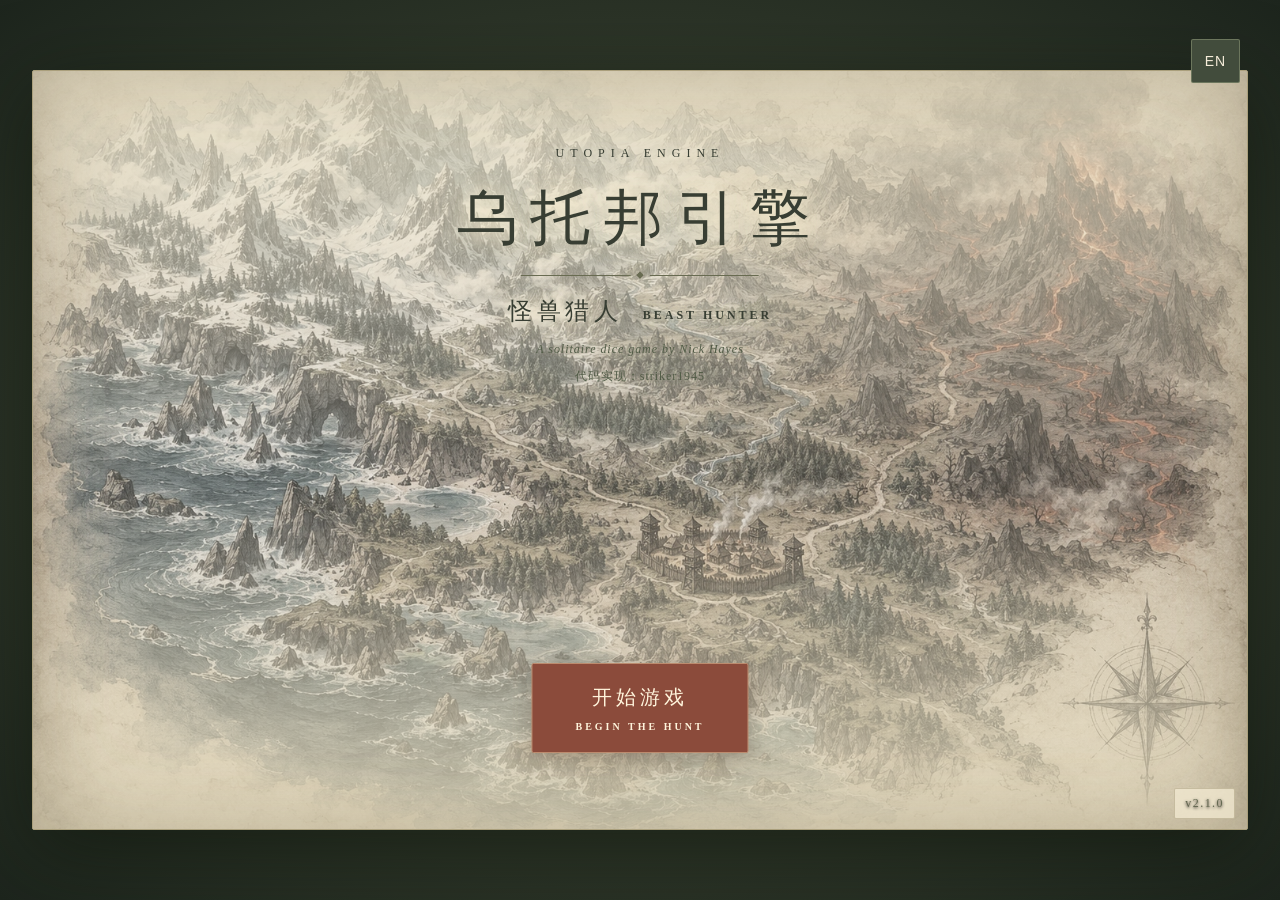
<file: index.html>
<!DOCTYPE html>
<html lang="zh-CN">
<head>
  <meta charset="UTF-8">
  <meta name="viewport" content="width=device-width, initial-scale=1.0, viewport-fit=cover">
  <title>Utopia Engine: Beast Hunter - 乌托邦引擎：怪兽猎人</title>
  <link rel="stylesheet" href="css/variables.css">
  <link rel="stylesheet" href="css/layout.css">
  <link rel="stylesheet" href="css/components.css">
  <link rel="stylesheet" href="css/atlas-tokens.css">
  <link rel="stylesheet" href="css/atlas.css">
  <link rel="stylesheet" href="css/forge.css">
  <link rel="stylesheet" href="css/craft.css">
  <link rel="stylesheet" href="css/search.css">
  <link rel="stylesheet" href="css/loadout.css">
  <link rel="stylesheet" href="css/combat-loot.css">
  <script>
    (function () {
      const root = document.documentElement;
      const visualViewport = window.visualViewport;
      const syncCoverViewportHeight = () => {
        const viewportHeight = visualViewport?.height || window.innerHeight;
        root.style.setProperty('--cover-viewport-height', `${Math.round(viewportHeight)}px`);
      };

      syncCoverViewportHeight();
      window.addEventListener('resize', syncCoverViewportHeight, { passive: true });
      window.addEventListener('orientationchange', syncCoverViewportHeight, { passive: true });
      visualViewport?.addEventListener('resize', syncCoverViewportHeight, { passive: true });

      let coverStartRequested = false;
      const enterGameFromCover = () => {
        const coverScreen = document.getElementById('cover-screen');
        const gameInterface = document.getElementById('game-interface');
        if (!coverScreen || !gameInterface) return;

        coverScreen.remove();
        gameInterface.hidden = false;
        document.body.classList.remove('cover-active');
        window.scrollTo({ top: 0, behavior: 'auto' });
      };

      document.addEventListener('click', (event) => {
        if (!event.target.closest?.('#btn-start-game')) return;
        coverStartRequested = true;
        enterGameFromCover();
      });

      document.addEventListener('DOMContentLoaded', () => {
        if (coverStartRequested) enterGameFromCover();
      }, { once: true });

      const isIPad = /iPad/.test(navigator.userAgent) ||
        (navigator.platform === 'MacIntel' && navigator.maxTouchPoints > 1);
      if (!isIPad) return;

      const syncIPadOrientation = () => {
        const portrait = window.matchMedia('(orientation: portrait)').matches;
        root.classList.add('ipad-layout');
        root.classList.toggle('ipad-portrait', portrait);
        root.classList.toggle('ipad-landscape', !portrait);
      };

      syncIPadOrientation();
      window.addEventListener('resize', syncIPadOrientation, { passive: true });
      window.addEventListener('orientationchange', syncIPadOrientation, { passive: true });
    })();
  </script>
  <style>
    /* Inline critical overrides */
    .regions-row { grid-template-columns: repeat(3, 1fr); }
    @media (max-width: 900px) {
      .regions-row { grid-template-columns: 1fr; }
      .towers-row { grid-template-columns: 1fr; }
      .bottom-section { grid-template-columns: 1fr; }
      .main-layout { grid-template-columns: 1fr; }
      .time-track { flex-direction: row; flex-wrap: wrap; }
    }
  </style>
</head>
<body class="cover-active atlas-ui">

<button class="language-toggle" id="language-toggle" type="button" aria-label="Switch to English">EN</button>

<!-- Opening Cover -->
<section class="cover-screen" id="cover-screen" aria-labelledby="game-cover-title">
  <header class="game-cover">
    <img
      class="game-cover-image"
      src="assets/atlas/hunting-map.webp"
      alt="冰封群峰、风暴海域与燃烧裂谷环绕着猎人村落"
      width="1536"
      height="1024"
      decoding="async"
      fetchpriority="low"
    >
    <div class="game-cover-title-block">
      <p class="game-cover-kicker">UTOPIA ENGINE</p>
      <h1 class="game-cover-title" id="game-cover-title">乌托邦引擎</h1>
      <div class="game-cover-ornament" aria-hidden="true"><span></span><b>◆</b><span></span></div>
      <p class="game-cover-subtitle">怪兽猎人 <span>BEAST HUNTER</span></p>
      <p class="game-cover-credit">A solitaire dice game by Nick Hayes</p>
      <p class="game-cover-code-credit">代码实现：striker1945</p>
    </div>
    <span class="cover-version" data-game-version aria-label="游戏版本"></span>
    <button class="cover-start-button" id="btn-start-game" type="button">
      <span>开始游戏</span>
      <small>BEGIN THE HUNT</small>
    </button>
  </header>
</section>

<div class="game-container" id="game-interface" hidden>
  <section id="onboarding-invitation" class="mentor-note" aria-label="新手引导" hidden></section>

  <!-- Top Bar: HP, DP, Doubt, Day -->
  <div class="top-bar">
    <div class="stat-group">
      <span class="stat-label">HP</span>
      <div class="hp-bar" id="hp-bar"></div>
      <span id="hp-text" style="font-size:12px; min-width:40px;"></span>
    </div>

    <div class="stat-group">
      <span class="stat-label">决心</span>
      <div class="dp-display">
        <span class="dp-value" id="dp-value">0</span>
      </div>
    </div>

    <div class="stat-group">
      <span class="stat-label">怀疑</span>
      <div class="doubt-bar" id="doubt-bar"></div>
      <span id="doubt-text" style="font-size:12px; min-width:40px;"></span>
    </div>

    <div class="stat-group">
      <span class="stat-label">天数</span>
      <span id="day-display" style="font-weight:bold; font-size:16px; color:var(--ink-dark);">1/14</span>
    </div>

    <span class="game-version" data-game-version aria-label="游戏版本"></span>
  </div>

  <!-- Main Layout -->
  <div class="main-layout">
    <!-- Time Track (Left Sidebar) -->
    <div class="time-track" id="time-track"></div>

    <!-- Content Area -->
    <div class="content-area">
      <!-- Regions Row -->
      <div class="regions-row">
        <!-- Halebeard Peak -->
        <div class="region-panel halebeard">
          <div class="region-header">
            <div class="region-heading">
              <div class="region-title">海尔比尔德峰<br><span style="font-size:11px; color:var(--ink-light);">Halebeard Peak</span></div>
              <div class="region-materials">石头 / 白银</div>
            </div>
            <span class="region-art" aria-hidden="true"></span>
          </div>
          <div class="region-approach" id="halebeard-approach"></div>
          <div class="region-events" id="halebeard-events"></div>
          <div class="search-boxes" id="halebeard-boxes"></div>
          <div class="tracking-circles" id="halebeard-tracking"></div>
          <div class="lair-status" id="halebeard-lair"></div>
          <div id="halebeard-beast-hunt"></div>
          <div id="halebeard-track" style="font-size:11px; color:var(--ink-faint); margin-top:4px;"></div>
        </div>

        <!-- Coastal Caverns -->
        <div class="region-panel coastal">
          <div class="region-header">
            <div class="region-heading">
              <div class="region-title">海岸洞穴<br><span style="font-size:11px; color:var(--ink-light);">Coastal Caverns</span></div>
              <div class="region-materials">绳索 / 磁石</div>
            </div>
            <span class="region-art" aria-hidden="true"></span>
          </div>
          <div class="region-approach" id="coastal-approach"></div>
          <div class="region-events" id="coastal-events"></div>
          <div class="search-boxes" id="coastal-boxes"></div>
          <div class="tracking-circles" id="coastal-tracking"></div>
          <div class="lair-status" id="coastal-lair"></div>
          <div id="coastal-beast-hunt"></div>
          <div id="coastal-track" style="font-size:11px; color:var(--ink-faint); margin-top:4px;"></div>
        </div>

        <!-- The Scar -->
        <div class="region-panel scar">
          <div class="region-header">
            <div class="region-heading">
              <div class="region-title">裂痕之地<br><span style="font-size:11px; color:var(--ink-light);">The Scar</span></div>
              <div class="region-materials">焦油 / 黄铁矿</div>
            </div>
            <span class="region-art" aria-hidden="true"></span>
          </div>
          <div class="region-approach" id="scar-approach"></div>
          <div class="region-events" id="scar-events"></div>
          <div class="search-boxes" id="scar-boxes"></div>
          <div class="tracking-circles" id="scar-tracking"></div>
          <div class="lair-status" id="scar-lair"></div>
          <div id="scar-beast-hunt"></div>
          <div id="scar-track" style="font-size:11px; color:var(--ink-faint); margin-top:4px;"></div>
        </div>
      </div>

      <!-- Towers Row -->
      <div class="tower-rule-note">
        完成的塔只阻挡对应来袭方向：东方塔挡东，南方塔挡南，西南塔挡西南。未完成或被摧毁的塔不能阻挡；鹰图腾塔免疫巨兽攻击。
      </div>
      <div class="towers-row">
        <div class="tower-panel">
          <div class="tower-header">🏯 南方塔<br><span style="font-size:10px; color:var(--ink-light);">Southern Tower</span></div>
          <div class="tower-grid" id="tower-south-grid"></div>
          <div id="tower-south-status" style="font-size:11px; text-align:center; margin-top:4px; color:var(--ink-faint);"></div>
          <div id="tower-south-hawk" style="text-align:center; margin-top:4px;"></div>
        </div>

        <div class="tower-panel">
          <div class="tower-header">🏯 西南塔<br><span style="font-size:10px; color:var(--ink-light);">South Western Tower</span></div>
          <div class="tower-grid" id="tower-west-grid"></div>
          <div id="tower-west-status" style="font-size:11px; text-align:center; margin-top:4px; color:var(--ink-faint);"></div>
          <div id="tower-west-hawk" style="text-align:center; margin-top:4px;"></div>
        </div>

        <div class="tower-panel">
          <div class="tower-header">🏯 东方塔<br><span style="font-size:10px; color:var(--ink-light);">Eastern Tower</span></div>
          <div class="tower-grid" id="tower-east-grid"></div>
          <div id="tower-east-status" style="font-size:11px; text-align:center; margin-top:4px; color:var(--ink-faint);"></div>
          <div id="tower-east-hawk" style="text-align:center; margin-top:4px;"></div>
        </div>
      </div>

      <!-- Bottom Section -->
      <div class="bottom-section">
        <!-- Elders Panel -->
        <div class="elders-panel">
          <div class="panel-title">村庄长老审批</div>
          <div class="elder-approval-note">
            获得方式：每击败1只恐怖巨兽，或三座防御塔全部建成时，可获得1位未审批长老的奖励。
          </div>
          <div class="elder-row">
            <div class="elder-checkbox" id="elder-epiphoros"></div>
            <div>
              <div class="elder-name">埃皮霍罗斯 Epiphoros</div>
              <div class="elder-reward">恢复 2 HP</div>
            </div>
          </div>
          <div class="elder-row">
            <div class="elder-checkbox" id="elder-sipporos"></div>
            <div>
              <div class="elder-name">西波罗斯 Sipporos</div>
              <div class="elder-reward">获得 2 决心点</div>
            </div>
          </div>
          <div class="elder-row">
            <div class="elder-checkbox" id="elder-nikandros"></div>
            <div>
              <div class="elder-name">尼坎德罗斯 Nikandros</div>
              <div class="elder-reward">恢复 1 个已使用物品</div>
            </div>
          </div>
        </div>

        <!-- Materials Panel -->
        <div class="materials-panel">
          <div class="panel-title">材料库存</div>
          <div class="materials-grid" id="materials-grid"></div>
        </div>

        <!-- Village Huts Panel -->
        <div class="village-panel">
          <div class="panel-title">村民小屋</div>
          <div class="huts-grid" id="huts-grid"></div>
          <div class="hut-note" id="hut-note"></div>
        </div>
      </div>

      <div class="crafted-panel">
        <div class="panel-title">合成道具</div>
        <div class="crafted-grid" id="crafted-grid"></div>
      </div>

      <!-- Action Bar -->
      <div class="action-bar">
        <button class="btn primary" id="btn-search">🔍 搜索</button>
        <button class="btn" id="btn-build">🏗 建造</button>
        <button class="btn" id="btn-forge">⚒ 锻造</button>
        <button class="btn" id="btn-craft">🧪 合成</button>
        <button class="btn" id="btn-rest">💤 休息</button>
        <button class="btn" id="btn-inventory">📦 物品栏</button>
        <button class="btn" id="btn-save">💾 保存</button>
        <button class="btn" id="btn-load">📂 加载</button>
        <button class="btn" id="btn-new-game">🔄 新游戏</button>
        <button class="btn" id="btn-debug">🛠 调试</button>
        <button class="btn" id="btn-help">❓ 帮助</button>
      </div>

      <!-- Game Log -->
      <div class="status-bar">
        <div id="game-log" style="max-height:120px; overflow-y:auto; width:100%; font-family:var(--font-mono); font-size:11px; line-height:1.6;">
          <div id="status-text"></div>
        </div>
      </div>
    </div>
  </div>
</div>

<!-- Modal Overlay -->
<div class="modal-overlay" id="modal-overlay">
  <div class="modal-content" id="modal-content"></div>
</div>

<!-- Scripts -->
<script src="js/version.js"></script>
<script src="js/data.js"></script>
<script src="js/i18n.js"></script>
<script src="js/i18n-en.js"></script>
<script src="js/i18n-tutorial.js"></script>
<script src="js/state.js"></script>
<script src="js/dice.js"></script>
<script src="js/ui.js"></script>
<script src="js/search.js"></script>
<script src="js/combat.js"></script>
<script src="js/build.js"></script>
<script src="js/forge.js"></script>
<script src="js/craft.js"></script>
<script src="js/events.js"></script>
<script src="js/scoring.js"></script>
<script src="js/main.js"></script>
<script src="js/debug.js"></script>
<script src="js/village.js"></script>
<script src="js/tutorial.js"></script>
<script src="js/loadout.js"></script>
<script src="js/atlas.js"></script>

</body>
</html>
</file>
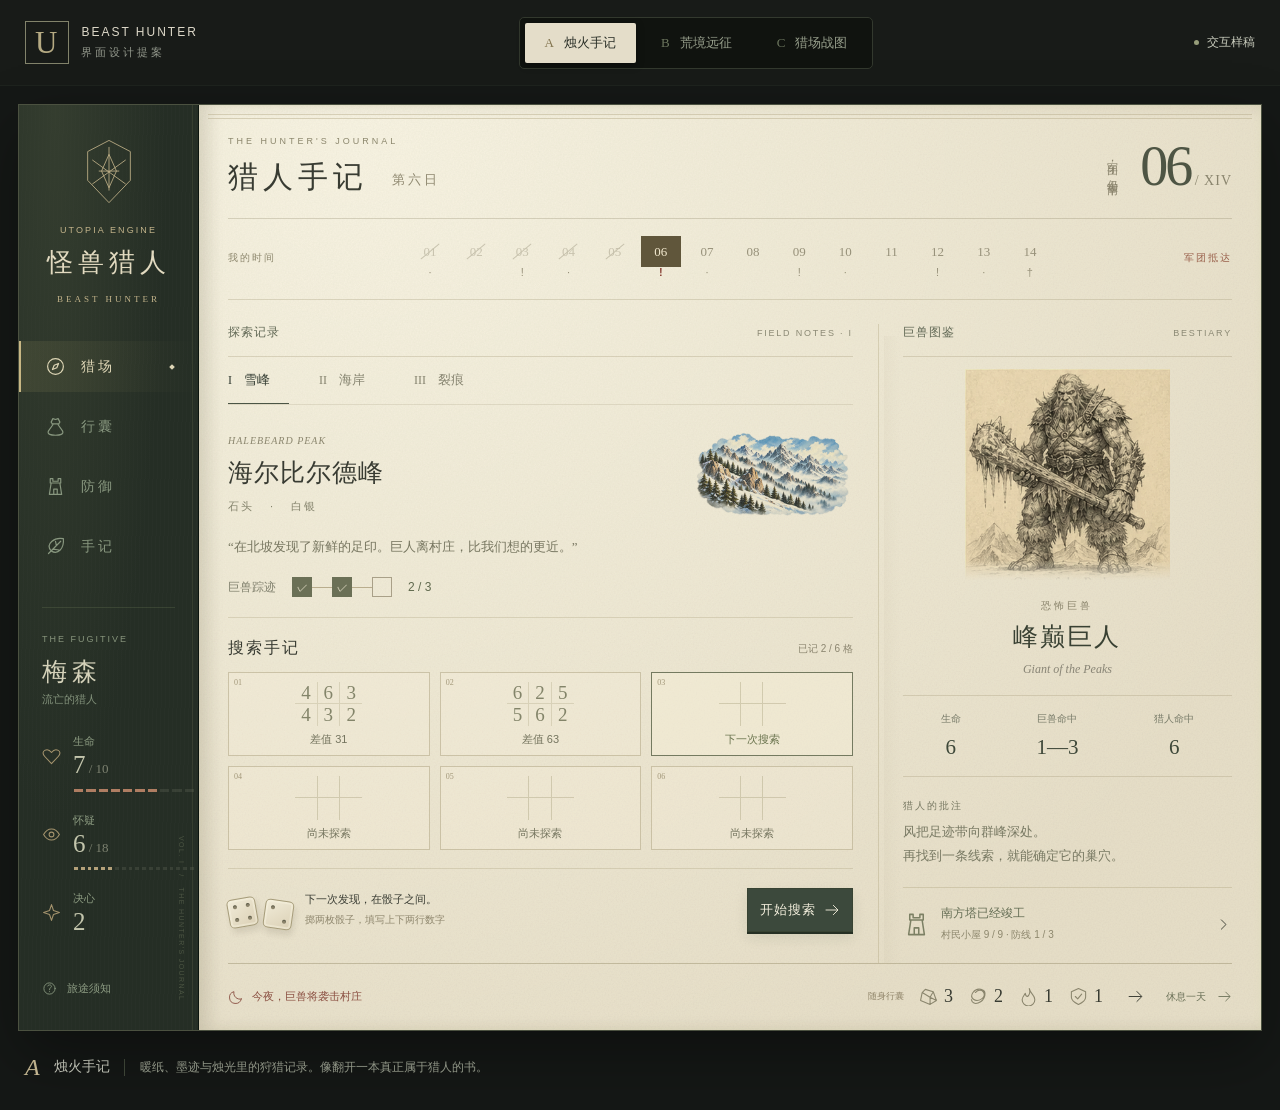
<file: design/interface-studies/index.html>
<!doctype html>
<html lang="zh-CN">
<head>
  <meta charset="utf-8">
  <meta name="viewport" content="width=device-width,initial-scale=1">
  <meta name="color-scheme" content="dark light">
  <title>猎人手记 · 三种界面方向</title>
  <link rel="stylesheet" href="studies.css">
  <script src="../../js/data.js" defer></script>
  <script src="studies.js" defer></script>
</head>
<body>
  <header class="studio-bar">
    <a class="studio-brand" href="overview.html" aria-label="返回三稿总览"><span class="studio-sigil">U</span><span>BEAST HUNTER<small>界面设计提案</small></span></a>
    <nav class="concept-switch" aria-label="切换设计方案">
      <button type="button" data-concept="journal" aria-pressed="true"><span>A</span>烛火手记</button>
      <button type="button" data-concept="expedition" aria-pressed="false"><span>B</span>荒境远征</button>
      <button type="button" data-concept="atlas" aria-pressed="false"><span>C</span>猎场战图</button>
    </nav>
    <div class="studio-state"><i></i>交互样稿 <span>同一局面 · 第六天</span></div>
  </header>
  <main id="stage" class="stage" aria-label="游戏界面提案"></main>
  <footer class="design-caption"><div><span id="caption-index">A</span><strong id="caption-name">烛火手记</strong><p id="caption-text"></p></div><span class="caption-help">可切换猎场、查看行囊与防御、掷骰填格</span></footer>
  <dialog id="game-dialog" aria-labelledby="dialog-title"><div id="dialog-content"></div></dialog>
  <div class="sr-only" id="announcer" role="status" aria-live="polite"></div>
</body>
</html>
</file>
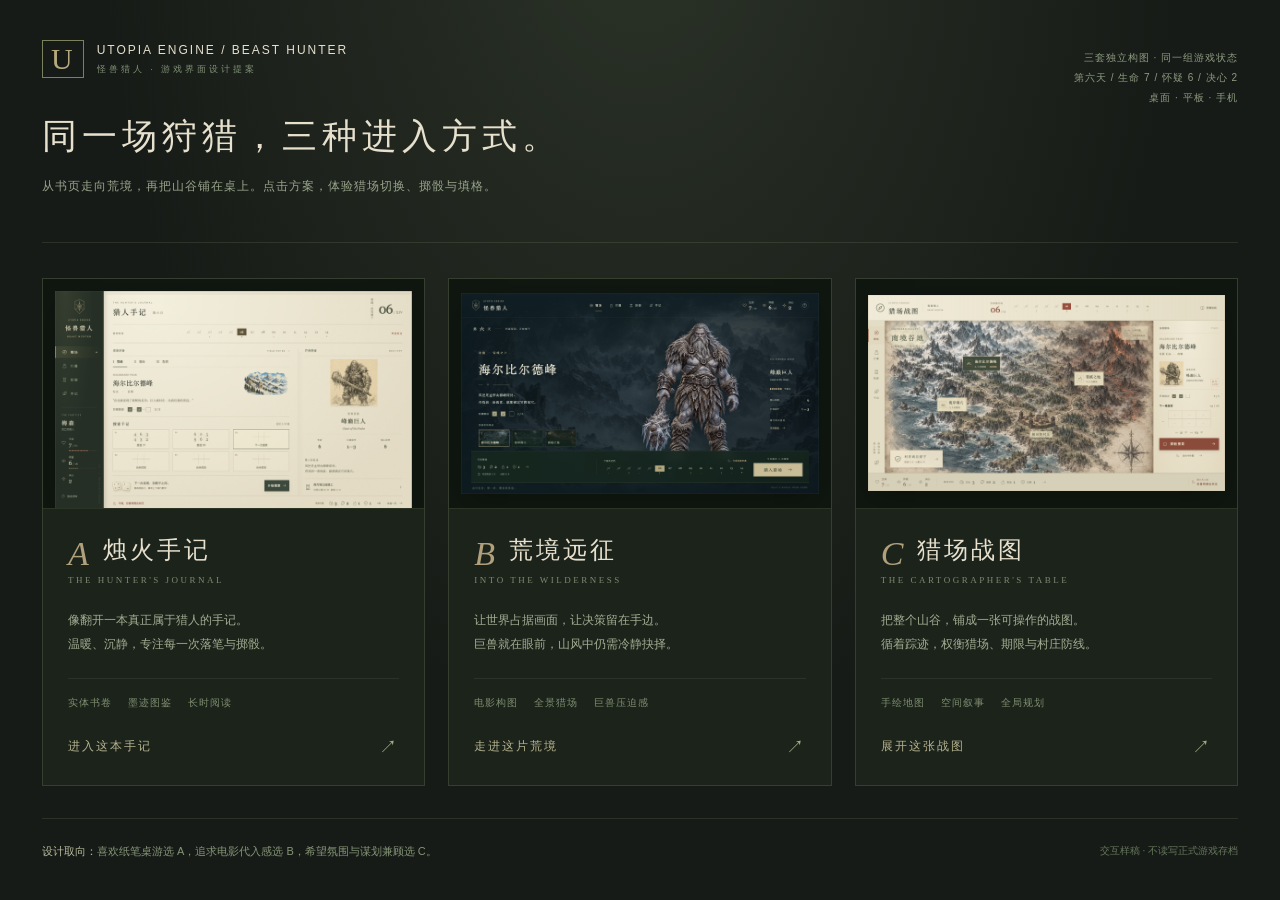
<file: design/interface-studies/overview.html>
<!doctype html>
<html lang="zh-CN">
<meta charset="utf-8">
<meta name="viewport" content="width=device-width,initial-scale=1">
<title>怪兽猎人 · 界面三稿总览</title>
<style>
:root{font-family:-apple-system,BlinkMacSystemFont,"PingFang SC",sans-serif;background:#171b17;color:#e6e0cd;font-synthesis:none}*{box-sizing:border-box}body{margin:0;background:radial-gradient(ellipse at 50% -15%,#39433399,transparent 60%)}main{max-width:1740px;margin:auto;padding:40px 42px 30px}header{display:flex;justify-content:space-between;align-items:start;gap:30px;border-bottom:1px solid #81896b36;padding-bottom:32px}.kicker{font:10px Georgia,serif;letter-spacing:4px;color:#afa881}.brand{display:flex;align-items:center;gap:13px;letter-spacing:2px;font-size:12px}.sigil{font:30px Georgia,serif;padding:1px 8px;color:#b7aa7e;border:1px solid #7b805e}.brand small{display:block;font-size:9px;letter-spacing:3px;color:#819077;margin-top:6px}h1{font:400 35px "Songti SC",Georgia,serif;letter-spacing:5px;margin:35px 0 15px}header p{font-size:12px;color:#99a48c;line-height:1.9;letter-spacing:1px}.project-note{font-size:10px;color:#8e9b80;line-height:2;text-align:right;letter-spacing:1px;padding-top:8px}section{display:grid;grid-template-columns:repeat(3,minmax(0,1fr));gap:23px;margin-top:35px}a{color:inherit;text-decoration:none;display:block;border:1px solid #6b765a55;background:#1c231b;transition:border-color .2s,transform .2s,box-shadow .2s}a:hover{border-color:#b1ab7d;transform:translateY(-5px);box-shadow:0 12px 40px #050c0655}a:focus-visible{outline:2px solid #d1c699;outline-offset:5px}.preview{background:#101710;aspect-ratio:1.66;display:grid;place-items:center;padding:12px;border-bottom:1px solid #64714e55;overflow:hidden}.preview img{display:block;width:100%;max-height:100%;height:auto;object-fit:contain;box-shadow:0 10px 30px #0004}.copy{padding:25px 25px 26px}.number{font:italic 34px Georgia,serif;color:#b0a17c;float:left;margin-right:14px;line-height:1.2}.copy h2{font:400 24px "Songti SC",Georgia,serif;letter-spacing:3px;margin:0}.latin{font:9px Georgia,serif;letter-spacing:2.5px;color:#7c8a70;margin:9px 0 23px}.copy p{font-size:12px;color:#a2ad92;line-height:2;min-height:48px;margin:0}.tags{font-size:10px;letter-spacing:1px;display:flex;flex-wrap:wrap;gap:8px 16px;color:#7f8e70;margin-top:22px;padding-top:17px;border-top:1px solid #6b765a33}.enter{display:flex;align-items:center;justify-content:space-between;margin-top:25px;font-size:12px;letter-spacing:2px;color:#b6b38e}.enter span{font-size:18px;color:#a5ac84}.recommendation{display:flex;justify-content:space-between;gap:30px;border-top:1px solid #81896b36;margin-top:32px;padding-top:22px;font-size:11px;line-height:1.9;color:#859577}.recommendation strong{font-weight:400;color:#b5bc9c}.recommendation>span:last-child{text-align:right;color:#66765d;font-size:10px}@media(min-width:1700px){main{padding-top:52px}.preview{padding:16px}.copy{padding:30px}.copy h2{font-size:27px}}@media(max-width:1000px){main{padding:28px 23px}h1{font-size:29px;letter-spacing:3px}.project-note{display:none}section{gap:14px}.preview{padding:7px}.copy{padding:18px 15px}.copy h2{font-size:21px}.number{font-size:29px;margin-right:11px}.latin{font-size:7px;letter-spacing:1.7px}.copy p{font-size:11px;min-height:88px}.tags{font-size:9px;gap:9px}.enter{font-size:11px}.recommendation{font-size:10px}.recommendation>span:last-child{display:none}}@media(max-width:650px){main{padding:27px 19px}header{padding-bottom:25px}h1{font-size:28px;letter-spacing:2px;line-height:1.7;margin:25px 0 12px}.brand{font-size:10px}.brand small{font-size:8px}.sigil{font-size:27px}header p{font-size:11px;letter-spacing:0}section{grid-template-columns:1fr;gap:24px;margin-top:25px}.preview{padding:12px}.copy{padding:23px}.copy h2{font-size:25px}.number{font-size:34px;margin-right:14px}.latin{font-size:8px;letter-spacing:2px;margin-bottom:19px}.copy p{font-size:12px;min-height:0}.tags{font-size:10px;gap:9px 18px}.enter{font-size:12px;margin-top:23px}.recommendation{margin-top:25px;padding-top:20px;font-size:11px}.recommendation>span:last-child{display:none}}@media(prefers-reduced-motion:reduce){*{transition:none!important}}
</style>
<main>
<header><div><div class="brand"><span class="sigil">U</span><span>UTOPIA ENGINE / BEAST HUNTER<small>怪兽猎人 · 游戏界面设计提案</small></span></div><h1>同一场狩猎，三种进入方式。</h1><p>从书页走向荒境，再把山谷铺在桌上。点击方案，体验猎场切换、掷骰与填格。</p></div><div class="project-note">三套独立构图 · 同一组游戏状态<br>第六天 / 生命 7 / 怀疑 6 / 决心 2<br>桌面 · 平板 · 手机</div></header>
<section aria-label="三套设计方案">
<a href="index.html?concept=journal"><div class="preview"><img src="review/journal-interface.png" alt="烛火手记方案，苔绿书脊与暖纸书页的游戏界面"></div><div class="copy"><span class="number">A</span><h2>烛火手记</h2><div class="latin">THE HUNTER'S JOURNAL</div><p>像翻开一本真正属于猎人的手记。<br>温暖、沉静，专注每一次落笔与掷骰。</p><div class="tags"><span>实体书卷</span><span>墨迹图鉴</span><span>长时阅读</span></div><div class="enter">进入这本手记<span>↗</span></div></div></a>
<a href="index.html?concept=expedition"><div class="preview"><img src="review/expedition-interface.png" alt="荒境远征方案，雪峰巨兽与深色场景包围的游戏界面"></div><div class="copy"><span class="number">B</span><h2>荒境远征</h2><div class="latin">INTO THE WILDERNESS</div><p>让世界占据画面，让决策留在手边。<br>巨兽就在眼前，山风中仍需冷静抉择。</p><div class="tags"><span>电影构图</span><span>全景猎场</span><span>巨兽压迫感</span></div><div class="enter">走进这片荒境<span>↗</span></div></div></a>
<a href="index.html?concept=atlas"><div class="preview"><img src="review/atlas-interface.png" alt="猎场战图方案，手绘世界地图与朱红狩猎操作的游戏界面"></div><div class="copy"><span class="number">C</span><h2>猎场战图</h2><div class="latin">THE CARTOGRAPHER'S TABLE</div><p>把整个山谷，铺成一张可操作的战图。<br>循着踪迹，权衡猎场、期限与村庄防线。</p><div class="tags"><span>手绘地图</span><span>空间叙事</span><span>全局规划</span></div><div class="enter">展开这张战图<span>↗</span></div></div></a>
</section>
<footer class="recommendation"><span><strong>设计取向：</strong>喜欢纸笔桌游选 A，追求电影代入感选 B，希望氛围与谋划兼顾选 C。</span><span>交互样稿 · 不读写正式游戏存档</span></footer>
</main>
</html>
</file>
<file: css/variables.css>
/* ============================================
   Utopia Engine: Beast Hunter - CSS Variables
   ============================================ */

:root {
  /* Parchment / paper tones */
  --bg-primary: #f5f0e1;
  --bg-secondary: #e8e0cc;
  --bg-dark: #d4c9a8;
  --bg-darker: #c4b896;
  --bg-card: #faf7ee;

  /* Ink colors */
  --ink-black: #2a2520;
  --ink-dark: #3d3630;
  --ink-medium: #5a5248;
  --ink-light: #7a7060;
  --ink-faint: #a09880;

  /* Accent colors */
  --red: #b33a3a;
  --red-light: #d46060;
  --red-dark: #8a2020;
  --green: #3a7a3a;
  --green-light: #60b060;
  --blue: #3a5a8a;
  --blue-light: #6090c0;
  --gold: #c4a030;
  --gold-light: #e0c860;
  --orange: #c07030;

  /* Region colors */
  --halebeard: #6a8aaa;
  --coastal: #5a9a7a;
  --scar: #aa6a4a;

  /* UI colors */
  --border: #a09880;
  --border-dark: #7a7060;
  --shadow: rgba(42, 37, 32, 0.15);
  --overlay: rgba(42, 37, 32, 0.6);

  /* HP colors */
  --hp-full: #4a8a4a;
  --hp-mid: #c0a030;
  --hp-low: #b33a3a;

  /* Fonts */
  --font-title: 'Georgia', 'Times New Roman', serif;
  --font-body: 'Segoe UI', 'Arial', sans-serif;
  --font-mono: 'Consolas', 'Courier New', monospace;

  /* Sizes */
  --cell-size: 36px;
  --dice-size: 48px;
  --border-radius: 4px;
  --gap-sm: 4px;
  --gap-md: 8px;
  --gap-lg: 16px;
  --gap-xl: 24px;
}
</file>
<file: css/layout.css>
/* ============================================
   Utopia Engine: Beast Hunter - Layout
   ============================================ */

* {
  margin: 0;
  padding: 0;
  box-sizing: border-box;
}

html, body {
  width: 100%;
  min-height: 100vh;
  background: var(--bg-dark);
  font-family: var(--font-body);
  color: var(--ink-black);
  font-size: 14px;
  line-height: 1.4;
}

body.cover-active {
  overflow: hidden;
}

.language-toggle {
  position: fixed;
  z-index: 120;
  top: max(12px, env(safe-area-inset-top));
  right: max(12px, env(safe-area-inset-right));
  min-width: 48px;
  min-height: 40px;
  padding: 7px 11px;
  border: 1px solid oklch(70% 0.045 70);
  border-radius: 2px;
  background: oklch(24% 0.025 48 / 0.94);
  color: oklch(92% 0.025 82);
  box-shadow: 0 4px 12px oklch(12% 0.02 48 / 0.3);
  font-family: var(--font-body);
  font-size: 0.78rem;
  font-weight: 700;
  letter-spacing: 0.08em;
  cursor: pointer;
}

.language-toggle:hover {
  background: oklch(31% 0.04 52 / 0.97);
}

.language-toggle:focus-visible {
  outline: 3px solid oklch(82% 0.1 78);
  outline-offset: 3px;
}

/* === Main Container === */
.game-container {
  max-width: 1200px;
  margin: 0 auto;
  padding: var(--gap-lg) var(--gap-lg) calc(76px + env(safe-area-inset-bottom));
}

/* === Opening Cover === */
.cover-screen {
  display: grid;
  width: 100%;
  height: 100vh;
  height: 100dvh;
  height: var(--cover-viewport-height, 100dvh);
  min-height: var(--cover-viewport-height, 100dvh);
  place-items: center;
  overflow: hidden;
  padding: clamp(8px, 2vw, 24px);
  padding:
    max(clamp(8px, 2vw, 24px), env(safe-area-inset-top))
    max(clamp(8px, 2vw, 24px), env(safe-area-inset-right))
    max(clamp(8px, 2vw, 24px), env(safe-area-inset-bottom))
    max(clamp(8px, 2vw, 24px), env(safe-area-inset-left));
  background: oklch(15% 0.025 238);
}

.cover-screen[hidden] {
  display: none !important;
}

.game-cover {
  position: relative;
  isolation: isolate;
  overflow: hidden;
  width: min(100%, 1672px);
  margin: 0 auto;
  border: 2px solid oklch(38% 0.025 55);
  border-radius: 2px;
  background: oklch(20% 0.025 235);
  box-shadow:
    0 1px 0 oklch(84% 0.035 70 / 0.55) inset,
    0 10px 28px oklch(20% 0.025 55 / 0.3);
}

.game-cover::after {
  content: '';
  position: absolute;
  z-index: 1;
  inset: 0;
  pointer-events: none;
  background:
    linear-gradient(to bottom, oklch(13% 0.025 240 / 0.56) 0%, transparent 42%),
    linear-gradient(to top, oklch(12% 0.02 45 / 0.28) 0%, transparent 24%);
  box-shadow: 0 0 0 1px oklch(91% 0.02 75 / 0.24) inset;
}

.game-cover-image {
  display: block;
  width: 100%;
  height: auto;
}

.game-cover-title-block {
  position: absolute;
  z-index: 2;
  top: 6.5%;
  left: 50%;
  width: min(72%, 720px);
  color: oklch(92% 0.035 82);
  text-align: center;
  text-shadow:
    0 2px 2px oklch(12% 0.02 240 / 0.95),
    0 0 18px oklch(12% 0.02 240 / 0.8);
  transform: translateX(-50%);
}

.game-cover-kicker {
  margin: 0 0 0.15em;
  font-family: Georgia, 'Times New Roman', serif;
  font-size: clamp(0.52rem, 1.15vw, 0.84rem);
  font-weight: 600;
  letter-spacing: 0.42em;
  line-height: 1;
}

.game-cover-title {
  margin: 0;
  font-family: 'STKaiti', 'KaiTi', 'FangSong', 'Noto Serif CJK SC', serif;
  font-size: clamp(1.6rem, 4.5vw, 3.9rem);
  font-weight: 700;
  letter-spacing: 0.14em;
  line-height: 1.05;
}

.game-cover-ornament {
  display: flex;
  align-items: center;
  justify-content: center;
  gap: 0.7em;
  width: min(68%, 360px);
  margin: 0.28em auto 0.22em;
  color: oklch(78% 0.105 72);
  font-size: clamp(0.35rem, 0.72vw, 0.58rem);
}

.game-cover-ornament span {
  width: 42%;
  height: 1px;
  background: currentColor;
  box-shadow: 0 0 6px oklch(78% 0.105 72 / 0.6);
}

.game-cover-ornament b {
  font-weight: 400;
}

.game-cover-subtitle {
  margin: 0;
  font-family: 'STKaiti', 'KaiTi', 'FangSong', serif;
  font-size: clamp(0.78rem, 1.8vw, 1.35rem);
  font-weight: 700;
  letter-spacing: 0.2em;
  line-height: 1.15;
}

.game-cover-subtitle span {
  margin-left: 0.75em;
  font-family: Georgia, 'Times New Roman', serif;
  font-size: 0.72em;
  font-weight: 600;
  letter-spacing: 0.18em;
  white-space: nowrap;
}

.game-cover-credit {
  margin: 0.55em 0 0;
  color: oklch(86% 0.025 78);
  font-family: Georgia, 'Times New Roman', serif;
  font-size: clamp(0.42rem, 0.82vw, 0.64rem);
  font-style: italic;
  letter-spacing: 0.08em;
}

.game-cover-code-credit {
  margin: 0.2em 0 0;
  color: oklch(80% 0.022 78);
  font-family: Georgia, 'Times New Roman', serif;
  font-size: clamp(0.4rem, 0.72vw, 0.56rem);
  letter-spacing: 0.08em;
}

.cover-version {
  position: absolute;
  z-index: 3;
  right: 12px;
  bottom: 10px;
  color: oklch(83% 0.025 78);
  font-family: Georgia, 'Times New Roman', serif;
  font-size: 0.64rem;
  letter-spacing: 0.12em;
  text-shadow: 0 1px 3px oklch(12% 0.02 48 / 0.9);
}

.cover-start-button {
  position: absolute;
  z-index: 3;
  left: 50%;
  bottom: 7%;
  display: flex;
  min-width: 190px;
  min-height: 54px;
  align-items: center;
  justify-content: center;
  flex-direction: column;
  padding: 10px 28px 9px;
  border: 1px solid oklch(76% 0.09 72);
  border-radius: 2px;
  background: oklch(24% 0.035 48 / 0.94);
  color: oklch(93% 0.035 82);
  box-shadow:
    0 0 0 1px oklch(22% 0.025 48),
    0 8px 20px oklch(10% 0.02 45 / 0.5);
  font-family: 'STKaiti', 'KaiTi', 'FangSong', serif;
  font-size: 1.05rem;
  font-weight: 700;
  letter-spacing: 0.2em;
  cursor: pointer;
  transform: translateX(-50%);
  transition: background-color 180ms ease-out, border-color 180ms ease-out, transform 180ms ease-out;
}

.cover-start-button small {
  margin-top: 2px;
  font-family: Georgia, 'Times New Roman', serif;
  font-size: 0.55rem;
  font-weight: 600;
  letter-spacing: 0.22em;
}

.cover-start-button:hover {
  border-color: oklch(84% 0.1 78);
  background: oklch(30% 0.05 50 / 0.96);
  transform: translateX(-50%) translateY(-2px);
}

.cover-start-button:active {
  transform: translateX(-50%);
}

.cover-start-button:focus-visible {
  outline: 3px solid oklch(88% 0.11 82);
  outline-offset: 4px;
}

@media (max-width: 520px) {
  .game-cover-title-block {
    top: 7%;
    width: 88%;
  }

  .game-cover-credit,
  .game-cover-code-credit {
    display: none;
  }

  .game-cover-subtitle span {
    margin-left: 0.45em;
  }

  .cover-start-button {
    min-width: 176px;
    min-height: 50px;
    padding: 7px 20px 6px;
    font-size: 0.92rem;
  }
}

/* On phones and short landscape viewports the image's natural aspect ratio can
   be taller than the usable browser area. Fill that area instead, keeping the
   primary action anchored above the device safe area. */
@media (max-width: 520px), (max-height: 620px) {
  .cover-screen {
    min-height: 0;
  }

  .game-cover {
    width: 100%;
    height: 100%;
    min-height: 0;
  }

  .game-cover-image {
    height: 100%;
    object-fit: cover;
    object-position: center;
  }

  .game-cover-title-block {
    top: max(4%, 8px);
  }

  .game-cover-credit,
  .game-cover-code-credit {
    display: none;
  }

  .cover-start-button {
    bottom: max(12px, env(safe-area-inset-bottom));
  }
}

@media (max-height: 360px) {
  .game-cover-title-block {
    top: 8px;
  }

  .game-cover-ornament {
    margin-block: 0.12em;
  }

  .cover-start-button {
    min-height: 48px;
    padding-block: 6px;
  }
}

@media (max-width: 360px) and (max-height: 360px) {
  .game-cover-title-block {
    width: 92%;
  }

  .game-cover-title {
    font-size: 1.3rem;
    letter-spacing: 0.08em;
  }

  .game-cover-kicker,
  .game-cover-subtitle {
    font-size: 0.68rem;
  }
}

/* === Top Bar: HP, DP, Doubt === */
.top-bar {
  position: sticky;
  z-index: 110;
  top: max(8px, env(safe-area-inset-top));
  display: flex;
  align-items: center;
  gap: var(--gap-xl);
  padding: var(--gap-md) var(--gap-lg);
  background: var(--bg-primary);
  border: 2px solid var(--border-dark);
  border-radius: var(--border-radius);
  box-shadow: 0 4px 10px var(--shadow);
  margin-bottom: var(--gap-lg);
  flex-wrap: nowrap;
}

.top-bar .stat-group {
  display: flex;
  align-items: center;
  gap: var(--gap-sm);
}

.top-bar .stat-label {
  font-family: var(--font-title);
  font-weight: bold;
  font-size: 13px;
  color: var(--ink-dark);
  min-width: 30px;
  white-space: nowrap;
}

.game-version {
  position: absolute;
  top: 50%;
  left: calc(100% + 8px);
  color: var(--ink-light);
  font-family: var(--font-mono);
  font-size: 10px;
  letter-spacing: 0.06em;
  white-space: nowrap;
  transform: translateY(-50%);
}

@media (max-width: 900px) {
  .top-bar {
    padding-right: var(--gap-lg);
  }

  .game-version {
    position: static;
    align-self: flex-end;
    transform: none;
  }
}

/* Keep the English status line intact at laptop and landscape-tablet widths. */
@media (min-width: 901px) and (max-width: 1180px) {
  html[lang="en"] .top-bar {
    gap: 12px;
  }

  html[lang="en"] .top-bar .stat-group {
    gap: 3px;
  }

  html[lang="en"] .top-bar .stat-label {
    font-size: 11px;
  }

  html[lang="en"] .hp-cell {
    width: 18px;
  }

  html[lang="en"] .doubt-cell {
    width: 12px;
  }

  html[lang="en"] #hp-text,
  html[lang="en"] #doubt-text {
    min-width: 32px !important;
  }
}

/* === HP Bar === */
.hp-bar {
  display: flex;
  gap: 2px;
}

.hp-cell {
  width: 24px;
  height: 24px;
  border: 1.5px solid var(--ink-dark);
  border-radius: 2px;
  cursor: default;
  transition: background 0.2s;
  position: relative;
}

.hp-cell.filled {
  background: var(--hp-full);
}

.hp-cell.empty {
  background: var(--bg-card);
}

.hp-cell.skull {
  border-color: var(--red-dark);
}

.hp-cell.skull::after {
  content: '💀';
  font-size: 12px;
  position: absolute;
  top: 50%;
  left: 50%;
  transform: translate(-50%, -50%);
}

/* === Determination Points === */
.dp-display {
  display: flex;
  align-items: center;
  gap: var(--gap-sm);
}

.dp-value {
  font-size: 20px;
  font-weight: bold;
  color: var(--gold);
  font-family: var(--font-title);
  min-width: 24px;
  text-align: center;
}

.dp-btn {
  width: 24px;
  height: 24px;
  border: 1.5px solid var(--ink-dark);
  border-radius: 50%;
  background: var(--bg-card);
  cursor: default;
  font-size: 14px;
  font-weight: bold;
  display: flex;
  align-items: center;
  justify-content: center;
  color: var(--ink-dark);
  transition: background 0.2s;
}

.dp-btn:hover {
  background: var(--gold-light);
}

/* === Doubt Bar === */
.doubt-bar {
  display: flex;
  gap: 2px;
}

.doubt-cell {
  width: 16px;
  height: 24px;
  border: 1.5px solid var(--ink-medium);
  border-radius: 2px;
  cursor: default;
  transition: background 0.2s;
}

.doubt-cell.filled {
  background: var(--red);
}

.doubt-cell.empty {
  background: var(--bg-card);
}

.doubt-cell.skull {
  border-color: var(--red-dark);
}

.doubt-cell.skull::after {
  content: '💀';
  font-size: 10px;
}

/* === Main Layout === */
.main-layout {
  display: grid;
  grid-template-columns: 80px 1fr;
  gap: var(--gap-lg);
}

/* === Time Track (Left Sidebar) === */
.time-track {
  display: flex;
  flex-direction: column;
  gap: 2px;
  padding: var(--gap-md);
  background: var(--bg-primary);
  border: 2px solid var(--border-dark);
  border-radius: var(--border-radius);
}

.time-track .tt-label {
  display: flex;
  flex-direction: column;
  font-family: var(--font-title);
  font-weight: bold;
  font-size: 11px;
  text-align: center;
  color: var(--ink-dark);
  margin-bottom: var(--gap-sm);
  line-height: 1.2;
}

.time-track .tt-subtitle {
  display: block;
}

.time-days {
  display: flex;
  flex-direction: column;
  gap: 2px;
}

.time-days:focus-visible {
  outline: 3px solid var(--gold-light);
  outline-offset: 3px;
}

.time-day {
  display: flex;
  align-items: center;
  justify-content: center;
  height: 32px;
  border: 1.5px solid var(--ink-medium);
  border-radius: 3px;
  font-size: 12px;
  font-weight: bold;
  cursor: default;
  position: relative;
  transition: all 0.2s;
  background: var(--bg-card);
}

.time-day.crossed {
  background: var(--bg-darker);
  color: var(--ink-faint);
  text-decoration: line-through;
}

.time-day.current {
  border-color: var(--gold);
  box-shadow: 0 0 4px var(--gold-light);
}

.time-day.skull {
  border-color: var(--red-dark);
}

.time-day .skull-marker {
  position: absolute;
  left: 2px;
  bottom: 0;
  font-size: 11px;
  line-height: 1;
}

.time-day .event-marker {
  position: absolute;
  right: 2px;
  top: 1px;
  font-size: 10px;
  font-weight: bold;
}

.time-day .event-marker.event-e {
  color: var(--blue);
}

.time-day .event-marker.event-bang {
  color: var(--red);
}

/* === Content Area === */
.content-area {
  display: flex;
  flex-direction: column;
  gap: var(--gap-lg);
}

/* === Regions Row === */
.regions-row {
  display: grid;
  grid-template-columns: repeat(3, 1fr);
  gap: var(--gap-md);
}

.region-panel {
  overflow: hidden;
  min-width: 0;
  background: var(--bg-primary);
  border: 1px solid var(--border-dark);
  border-radius: var(--border-radius);
  padding: var(--gap-md);
}

.region-header {
  display: flex;
  justify-content: space-between;
  align-items: center;
  gap: 8px;
  padding-bottom: 8px;
  border-bottom: 1px solid var(--border);
  margin-bottom: var(--gap-md);
}

.region-heading {
  display: flex;
  flex: 1;
  flex-direction: column;
  gap: 3px;
  min-width: 0;
}

.region-title {
  font-family: var(--font-title);
  font-size: 16px;
  font-weight: bold;
  color: var(--ink-dark);
}

.region-art {
  display: block;
  flex: 0 0 112px;
  width: 112px;
  height: 72px;
  background: var(--region-art) center / contain no-repeat;
  opacity: 0.6;
  filter: saturate(0.75);
  pointer-events: none;
  user-select: none;
}

.halebeard .region-art { --region-art: url('../assets/regions/halebeard-watercolor.png'); }
.coastal .region-art { --region-art: url('../assets/regions/coastal-watercolor.png'); }
.scar .region-art { --region-art: url('../assets/regions/scar-watercolor.png'); }

.region-materials {
  font-size: 11px;
  color: var(--ink-medium);
  line-height: 1.5;
  text-align: left;
}

.region-approach {
  margin-bottom: var(--gap-sm);
  padding: 6px;
  border: 1px solid var(--border);
  border-radius: 3px;
  background: var(--bg-card);
}

.approach-title {
  font-size: 10px;
  color: var(--ink-light);
  margin-bottom: 4px;
}

.approach-tags {
  display: flex;
  flex-wrap: wrap;
  gap: 4px;
}

.approach-tag {
  display: inline-flex;
  align-items: center;
  padding: 2px 5px;
  border: 1px solid var(--border);
  border-radius: 3px;
  background: var(--bg-secondary);
  color: var(--ink-dark);
  font-size: 10px;
  font-weight: bold;
  line-height: 1.2;
}

.region-events {
  min-height: 24px;
  display: flex;
  flex-wrap: wrap;
  gap: 4px;
  margin-bottom: var(--gap-sm);
}

.region-events-empty {
  font-size: 11px;
  color: var(--ink-faint);
  line-height: 20px;
}

.region-event-tag {
  display: inline-flex;
  align-items: center;
  gap: 5px;
  min-height: 22px;
  padding: 2px 6px;
  border: 1.5px solid var(--border);
  border-radius: 3px;
  background: var(--bg-secondary);
  font-size: 11px;
  line-height: 1.2;
}

.region-event-tag span {
  font-weight: bold;
  color: var(--ink-dark);
}

.region-event-tag small {
  color: var(--ink-medium);
  font-size: 10px;
}

.region-event-tag.abundance {
  border-color: var(--green);
  background: #edf7ed;
}

.region-event-tag.clarity {
  border-color: var(--blue);
  background: #e8f0ff;
}

.region-event-tag.weather {
  border-color: var(--ink-medium);
  background: #eceae3;
}

.region-event-tag.madness {
  border-color: var(--red);
  background: #fbe8e5;
}

/* === Search Boxes === */
.search-boxes {
  display: grid;
  grid-template-columns: repeat(2, 1fr);
  gap: var(--gap-sm);
  margin-bottom: var(--gap-md);
}

.search-box {
  border: 1.5px solid var(--ink-medium);
  border-radius: 3px;
  padding: 4px;
  display: flex;
  flex-direction: column;
  gap: 2px;
}

.search-box.complete {
  background: var(--bg-dark);
}

.search-cell {
  flex: 1;
  aspect-ratio: 1;
  min-width: 28px;
  min-height: 28px;
  border: 1px solid var(--border);
  border-radius: 2px;
  display: flex;
  align-items: center;
  justify-content: center;
  font-size: 13px;
  font-weight: bold;
  cursor: pointer;
  background: var(--bg-card);
  transition: all 0.15s;
}

.search-cell:hover {
  border-color: var(--blue);
  background: #e8f0ff;
}

.search-cell.filled {
  background: var(--bg-secondary);
  cursor: default;
}

.search-box-total {
  text-align: center;
  font-size: 12px;
  font-weight: bold;
  color: var(--ink-medium);
  margin-top: 2px;
}

/* === Tracking Circles === */
.tracking-circles {
  display: flex;
  gap: var(--gap-sm);
  margin-top: var(--gap-sm);
  justify-content: center;
  align-items: center;
  flex-wrap: wrap;
}

.tracking-label {
  width: 100%;
  font-size: 11px;
  font-weight: bold;
  color: var(--ink-dark);
  text-align: center;
}

.tracking-circle {
  width: 20px;
  height: 20px;
  border: 2px solid var(--ink-medium);
  border-radius: 50%;
  display: flex;
  align-items: center;
  justify-content: center;
  font-size: 11px;
  font-weight: bold;
  color: var(--green);
}

.tracking-circle.filled {
  background: var(--green);
  color: white;
}

.tracking-note {
  width: 100%;
  font-size: 10px;
  color: var(--ink-light);
  line-height: 1.3;
  text-align: center;
}

/* === Lair Found Checkbox === */
.lair-status {
  display: flex;
  align-items: center;
  gap: var(--gap-sm);
  margin-top: var(--gap-sm);
  font-size: 12px;
  color: var(--ink-medium);
}

.lair-checkbox {
  width: 18px;
  height: 18px;
  border: 1.5px solid var(--ink-medium);
  border-radius: 2px;
  display: flex;
  align-items: center;
  justify-content: center;
  cursor: pointer;
  background: var(--bg-card);
}

.lair-checkbox.checked {
  background: var(--green);
  color: white;
}

.lair-checkbox.checked::after {
  content: '✓';
  font-size: 12px;
  font-weight: bold;
}

/* === Terrible Beast Hunt === */
.beast-hunt {
  margin-top: var(--gap-sm);
  padding: 8px;
  border: 1.5px solid var(--border);
  border-radius: var(--border-radius);
  background: var(--bg-card);
}

.beast-hunt.defeated {
  border-color: var(--green);
  background: #edf7ed;
}

.beast-hunt.locked {
  opacity: 0.9;
}

.beast-hunt-title {
  font-size: 12px;
  font-weight: bold;
  color: var(--ink-dark);
  margin-bottom: 3px;
}

.beast-hunt-note {
  font-size: 11px;
  color: var(--ink-medium);
  line-height: 1.4;
}

.beast-hunt-actions {
  display: flex;
  flex-direction: column;
  gap: 6px;
  margin-top: 8px;
}

.beast-hunt .btn {
  width: 100%;
  padding: 6px 8px;
  font-size: 12px;
}

/* === Towers Row === */
.tower-rule-note {
  padding: 8px 10px;
  border: 1.5px solid var(--border);
  border-radius: var(--border-radius);
  background: var(--bg-card);
  color: var(--ink-medium);
  font-size: 12px;
  line-height: 1.5;
}

.towers-row {
  display: grid;
  grid-template-columns: repeat(3, 1fr);
  gap: var(--gap-md);
}

.tower-panel {
  background: var(--bg-primary);
  border: 2px solid var(--border-dark);
  border-radius: var(--border-radius);
  padding: var(--gap-md);
}

.tower-panel.tower-destroyed {
  border-color: var(--red);
  background: #fff0ee;
  box-shadow: inset 0 0 0 2px rgba(170, 50, 40, 0.18);
}

.tower-header {
  font-family: var(--font-title);
  font-size: 13px;
  font-weight: bold;
  color: var(--ink-dark);
  margin-bottom: var(--gap-sm);
  text-align: center;
}

.tower-grid {
  display: grid;
  grid-template-columns: repeat(5, var(--tower-cell-size, 24px));
  gap: 2px;
  justify-content: center;
}

.tower-grid-shaped {
  justify-content: center;
}

.tower-cell {
  width: var(--tower-cell-size, 24px);
  height: var(--tower-cell-size, 24px);
  border: 1.5px solid var(--ink-medium);
  border-radius: 2px;
  display: flex;
  align-items: center;
  justify-content: center;
  font-size: 13px;
  font-weight: bold;
  cursor: pointer;
  background: var(--bg-card);
  transition: all 0.15s;
}

.tower-cell:hover {
  border-color: var(--blue);
  background: #e8f0ff;
}

.tower-cell.filled {
  background: var(--bg-secondary);
  cursor: default;
}

.tower-cell.fault {
  background: var(--red-light);
  color: white;
  cursor: default;
}

.tower-cell.destroyed {
  border-color: var(--red);
  background: repeating-linear-gradient(
    135deg,
    #fff0ee,
    #fff0ee 4px,
    #f4b0a8 4px,
    #f4b0a8 8px
  );
  color: var(--red);
  cursor: default;
}

.tower-cell.disabled {
  background: var(--bg-dark);
  cursor: not-allowed;
}

.tower-cell.inactive {
  border-color: transparent;
  background: transparent;
  pointer-events: none;
}

/* === Bottom Section === */
.bottom-section {
  display: grid;
  grid-template-columns: minmax(0, 1fr) minmax(0, 1.5fr) minmax(0, 0.9fr);
  align-items: start;
  gap: var(--gap-lg);
}

/* === Elders Panel === */
.elders-panel {
  background: var(--bg-primary);
  border: 2px solid var(--border-dark);
  border-radius: var(--border-radius);
  padding: var(--gap-md);
}

.panel-title {
  font-family: var(--font-title);
  font-size: 14px;
  font-weight: bold;
  color: var(--ink-dark);
  margin-bottom: var(--gap-md);
  border-bottom: 1px solid var(--border);
  padding-bottom: var(--gap-sm);
}

.elder-row {
  display: flex;
  align-items: center;
  gap: var(--gap-md);
  padding: var(--gap-sm) 0;
}

.elder-approval-note {
  margin-bottom: var(--gap-sm);
  padding: 6px 8px;
  border: 1px solid var(--border);
  border-radius: var(--border-radius);
  background: var(--bg-card);
  color: var(--ink-medium);
  font-size: 11px;
  line-height: 1.4;
}

.elder-checkbox {
  width: 20px;
  height: 20px;
  border: 2px solid var(--ink-medium);
  border-radius: 3px;
  cursor: default;
  display: flex;
  align-items: center;
  justify-content: center;
  background: var(--bg-card);
  flex-shrink: 0;
}

.elder-checkbox.checked {
  background: var(--gold);
  color: white;
}

.elder-checkbox.checked::after {
  content: '★';
  font-size: 14px;
}

.elder-name {
  font-weight: bold;
  font-size: 13px;
  min-width: 100px;
}

.elder-reward {
  font-size: 12px;
  color: var(--ink-medium);
}

/* === Materials Panel === */
.materials-panel {
  container-type: inline-size;
  min-width: 0;
  margin-inline: -6px;
  background: var(--bg-primary);
  border: 2px solid var(--border-dark);
  border-radius: var(--border-radius);
  padding: var(--gap-md);
}

.village-panel {
  background: var(--bg-primary);
  border: 2px solid var(--border-dark);
  border-radius: var(--border-radius);
  padding: var(--gap-md);
}

.huts-grid {
  display: grid;
  grid-template-columns: repeat(3, 1fr);
  gap: var(--gap-sm);
}

.hut-cell {
  min-height: 56px;
  border: 2px solid var(--ink-medium);
  border-radius: var(--border-radius);
  background: var(--bg-card);
  display: flex;
  align-items: center;
  justify-content: center;
  font-size: 12px;
  font-weight: bold;
  color: var(--ink-dark);
  text-align: center;
}

.hut-cell.destroyed {
  background: var(--red-light);
  color: white;
  text-decoration: line-through;
}

.hut-note {
  margin-top: var(--gap-sm);
  font-size: 11px;
  color: var(--ink-medium);
  line-height: 1.4;
}

.materials-grid {
  display: flex;
  flex-direction: column;
  gap: 8px;
}

.materials-regions {
  display: grid;
  grid-template-columns: repeat(3, minmax(0, 1fr));
  gap: 4px;
}

.material-region-label {
  min-width: 0;
  padding: 3px;
  font-size: 12px;
  font-weight: 600;
  line-height: 1.35;
  color: var(--ink-medium);
  text-align: center;
  text-wrap: balance;
  overflow-wrap: anywhere;
}

.material-group {
  display: flex;
  flex-direction: column;
  gap: 5px;
}

.material-group-title {
  display: flex;
  align-items: baseline;
  justify-content: space-between;
  gap: var(--gap-sm);
  font-size: 12px;
  font-weight: bold;
  color: var(--ink-dark);
  border-bottom: 1px solid var(--border);
  padding-bottom: 2px;
}

.material-group-title small {
  font-size: 10px;
  color: var(--ink-light);
  font-weight: normal;
  text-transform: uppercase;
  letter-spacing: 0.5px;
}

.material-group-items {
  display: grid;
  grid-template-columns: repeat(3, minmax(0, 1fr));
  gap: 4px;
}

.material-item {
  display: flex;
  align-items: center;
  justify-content: space-between;
  gap: 4px;
  min-width: 0;
  padding: 4px 3px;
  border: 1px solid var(--border);
  border-radius: 3px;
  background: var(--bg-card);
  font-size: 12px;
}

.material-name {
  flex: 1;
  min-width: 0;
  white-space: normal;
  overflow-wrap: anywhere;
  line-height: 1.35;
  font-weight: 600;
  color: var(--ink-dark);
}

.material-shared {
  grid-column: 1 / -1;
}

.material-shared .material-name {
  display: flex;
  align-items: baseline;
  flex-wrap: wrap;
  gap: 6px;
}

.material-source-note {
  font-size: 10px;
  font-weight: normal;
  color: var(--ink-medium);
  white-space: nowrap;
}

.material-quantity {
  display: flex;
  align-items: center;
  flex-shrink: 0;
}
.material-item.has-stock { border-color: var(--ink-medium); }

.material-dots {
  display: flex;
  gap: 3px;
  flex-shrink: 0;
}

.material-dot {
  width: 9px;
  height: 9px;
  border: 1.5px solid var(--ink-medium);
  border-radius: 50%;
  cursor: default;
  background: var(--bg-card);
  transition: background 0.15s;
}

.material-dot.filled {
  background: var(--ink-dark);
}

@container (max-width: 323px) {
  .material-item {
    gap: 2px;
    padding-inline: 2px;
  }

  .material-name {
    font-size: 11px;
  }

  .material-dots {
    gap: 2px;
  }

  .material-dot {
    width: 7px;
    height: 7px;
  }
}

@media (max-width: 360px) {
  .materials-panel {
    margin-inline: -10px;
  }
}

/* === Crafted Items Panel === */
.crafted-panel {
  background: var(--bg-primary);
  border: 2px solid var(--border-dark);
  border-radius: var(--border-radius);
  padding: var(--gap-md);
}

.crafted-grid {
  display: grid;
  grid-template-columns: repeat(auto-fit, minmax(190px, 1fr));
  gap: var(--gap-sm);
}

.crafted-item {
  display: flex;
  flex-direction: column;
  gap: 5px;
  min-height: 106px;
  padding: 8px;
  border: 1.5px solid var(--border);
  border-radius: var(--border-radius);
  background: var(--bg-card);
}

.crafted-item.owned {
  border-color: var(--green);
}

.crafted-item.spent {
  border-color: var(--ink-faint);
  background: var(--bg-dark);
}

.crafted-item-name {
  display: flex;
  justify-content: space-between;
  gap: 8px;
  font-size: 12px;
  font-weight: bold;
  color: var(--ink-dark);
}

.crafted-item-effect {
  flex: 1;
  font-size: 11px;
  color: var(--ink-medium);
  line-height: 1.35;
}

.crafted-item-req {
  font-size: 10px;
  color: var(--ink-faint);
}

.crafted-item-actions {
  display: flex;
  gap: 6px;
  flex-wrap: wrap;
}

.crafted-item-actions .btn {
  flex: 1;
  min-width: 72px;
  padding: 5px 8px;
  font-size: 11px;
}

/* === Action Buttons === */
.action-bar {
  position: fixed;
  z-index: 60;
  right: 8px;
  bottom: 0;
  left: 8px;
  display: flex;
  gap: var(--gap-md);
  flex-wrap: nowrap;
  max-width: 1180px;
  margin: 0 auto;
  padding: 10px 12px calc(10px + env(safe-area-inset-bottom));
  overflow-x: auto;
  overscroll-behavior-x: contain;
  background: var(--bg-primary);
  border: 2px solid var(--border-dark);
  border-bottom: 0;
  border-radius: var(--border-radius) var(--border-radius) 0 0;
  box-shadow: 0 -5px 18px rgba(42, 37, 32, 0.22);
}

.action-bar .btn {
  flex: 0 0 auto;
}

.btn {
  padding: 8px 16px;
  border: 2px solid var(--ink-dark);
  border-radius: var(--border-radius);
  background: var(--bg-secondary);
  color: var(--ink-black);
  font-family: var(--font-body);
  font-size: 13px;
  font-weight: bold;
  cursor: pointer;
  transition: all 0.2s;
}

.btn:hover {
  background: var(--bg-darker);
}

.btn:active {
  transform: translateY(1px);
}

.btn.primary {
  background: var(--gold);
  border-color: var(--gold);
  color: white;
}

.btn.primary:hover {
  background: var(--gold-light);
}

.btn.danger {
  background: var(--red);
  border-color: var(--red);
  color: white;
}

.btn.danger:hover {
  background: var(--red-light);
}

.btn:disabled {
  opacity: 0.5;
  cursor: not-allowed;
}

.btn:disabled:hover {
  background: var(--bg-secondary);
  transform: none;
}

/* === Status bar at bottom === */
.status-bar {
  margin-top: var(--gap-lg);
  padding: var(--gap-md) var(--gap-lg);
  background: var(--bg-primary);
  border: 2px solid var(--border-dark);
  border-radius: var(--border-radius);
  font-size: 12px;
  color: var(--ink-medium);
  min-height: 40px;
  display: flex;
  align-items: center;
}

.status-bar .status-text {
  flex: 1;
}

/* === Game Title === */
.game-title {
  font-family: var(--font-title);
  font-size: 20px;
  color: var(--ink-dark);
  text-align: center;
  margin-bottom: var(--gap-md);
}

.game-subtitle {
  font-size: 12px;
  color: var(--ink-medium);
  text-align: center;
  margin-bottom: var(--gap-lg);
  font-style: italic;
}
</file>
<file: css/components.css>
/* ============================================
   Utopia Engine: Beast Hunter - Components
   ============================================ */

/* === Modal Overlay === */
.modal-overlay {
  position: fixed;
  top: 0;
  left: 0;
  width: 100%;
  height: 100%;
  background: var(--overlay);
  z-index: 100;
  display: flex;
  align-items: center;
  justify-content: center;
  opacity: 0;
  pointer-events: none;
  transition: opacity 0.3s;
}

.modal-overlay.active {
  opacity: 1;
  pointer-events: auto;
}

.modal-content {
  background: var(--bg-primary);
  border: 3px solid var(--ink-dark);
  border-radius: 8px;
  padding: var(--gap-xl);
  max-width: 600px;
  width: 90%;
  max-height: 85vh;
  overflow-y: auto;
  box-shadow: 0 8px 32px rgba(0,0,0,0.3);
  transform: translateY(20px);
  transition: transform 0.3s;
}

.modal-overlay.active .modal-content {
  transform: translateY(0);
}

.modal-title {
  font-family: var(--font-title);
  font-size: 18px;
  font-weight: bold;
  color: var(--ink-dark);
  margin-bottom: var(--gap-lg);
  text-align: center;
  border-bottom: 2px solid var(--border);
  padding-bottom: var(--gap-md);
}

.modal-close {
  position: absolute;
  top: var(--gap-md);
  right: var(--gap-md);
  width: 28px;
  height: 28px;
  border: 1.5px solid var(--ink-medium);
  border-radius: 50%;
  background: var(--bg-card);
  cursor: pointer;
  font-size: 16px;
  display: flex;
  align-items: center;
  justify-content: center;
  color: var(--ink-dark);
}

.modal-close:hover {
  background: var(--red-light);
  color: white;
}

/* === Dice Display === */
.dice-area {
  display: flex;
  justify-content: center;
  gap: var(--gap-lg);
  margin: var(--gap-lg) 0;
}

.die {
  width: var(--dice-size);
  height: var(--dice-size);
  border: 2px solid var(--ink-dark);
  border-radius: 8px;
  display: flex;
  align-items: center;
  justify-content: center;
  font-size: 24px;
  font-weight: bold;
  font-family: var(--font-title);
  background: var(--bg-card);
  color: var(--ink-black);
  box-shadow: 2px 2px 4px var(--shadow);
  position: relative;
}

.die.rolling {
  animation: diceRoll 0.5s ease-in-out;
}

@keyframes diceRoll {
  0% { transform: rotate(0deg) scale(1); }
  25% { transform: rotate(90deg) scale(1.1); }
  50% { transform: rotate(180deg) scale(1); }
  75% { transform: rotate(270deg) scale(1.1); }
  100% { transform: rotate(360deg) scale(1); }
}

.die.selected {
  border-color: var(--blue);
  box-shadow: 0 0 8px var(--blue-light);
}

.die.used {
  opacity: 0.4;
  cursor: default;
}

/* === Dice Modifier Buttons === */
.dice-modifiers {
  display: flex;
  justify-content: center;
  gap: var(--gap-md);
  margin-top: var(--gap-sm);
}

.dp-roll-panel {
  display: flex;
  flex-wrap: wrap;
  justify-content: center;
  gap: var(--gap-md);
  margin: var(--gap-md) 0;
}

.dp-die-control {
  display: flex;
  flex-direction: column;
  align-items: center;
  gap: 6px;
}

.dp-mod-controls {
  display: flex;
  gap: 4px;
}

.dp-roll-note {
  width: 100%;
  text-align: center;
  color: var(--ink-medium);
  font-size: 12px;
  line-height: 1.4;
}

.mod-btn {
  width: 28px;
  height: 28px;
  border: 1.5px solid var(--ink-medium);
  border-radius: 50%;
  background: var(--bg-card);
  cursor: pointer;
  font-size: 16px;
  font-weight: bold;
  display: flex;
  align-items: center;
  justify-content: center;
  color: var(--ink-dark);
  transition: all 0.15s;
}

.mod-btn:hover:not(:disabled) {
  background: var(--gold-light);
  border-color: var(--gold);
}

.mod-btn:disabled {
  opacity: 0.3;
  cursor: not-allowed;
}

/* === Combat Panel === */
.modal-content:has(.combat-panel) {
  max-width: 820px;
}

.combat-panel {
  min-width: 0;
}

.combat-encounter {
  --combat-accent: var(--border-dark);
  display: grid;
  grid-template-columns: minmax(210px, 0.8fr) minmax(0, 1.35fr);
  align-items: center;
  gap: var(--gap-lg);
  margin-bottom: var(--gap-lg);
  padding: 10px;
  overflow: hidden;
  border: 2px solid var(--combat-accent);
  border-radius: var(--border-radius);
  background: var(--bg-secondary);
  box-shadow: 0 8px 24px var(--shadow);
}

.combat-encounter.halebeard {
  --combat-accent: var(--halebeard);
}

.combat-encounter.coastal {
  --combat-accent: var(--coastal);
}

.combat-encounter.scar {
  --combat-accent: var(--scar);
}

.beast-portrait {
  position: relative;
  align-self: center;
  margin: 0;
  overflow: hidden;
  border: 1px solid var(--ink-medium);
  border-radius: 2px;
  background: var(--bg-card);
}

.beast-portrait img {
  display: block;
  width: 100%;
  height: auto;
  background: var(--bg-card);
}

.beast-portrait figcaption {
  position: absolute;
  top: 8px;
  left: 8px;
  padding: 3px 7px;
  border: 1px solid var(--ink-medium);
  border-radius: 2px;
  background: var(--bg-primary);
  color: var(--ink-dark);
  font-size: 10px;
  font-weight: bold;
  letter-spacing: 0.08em;
}

.beast-info {
  display: grid;
  grid-template-columns: auto 1fr;
  gap: var(--gap-sm) var(--gap-md);
  align-content: center;
  padding: var(--gap-sm) 2px;
}

.beast-name {
  font-family: var(--font-title);
  font-size: 20px;
  font-weight: bold;
  grid-column: 1 / -1;
  color: var(--red-dark);
}

.beast-name span {
  display: block;
  margin-top: 2px;
  color: var(--ink-medium);
  font-family: var(--font-body);
  font-size: 11px;
  font-weight: normal;
  letter-spacing: 0.04em;
}

.beast-hp-bar {
  display: flex;
  flex-wrap: wrap;
  gap: 3px;
  grid-column: 1 / -1;
}

.beast-hp-cell {
  width: 28px;
  height: 28px;
  border: 1.5px solid var(--ink-dark);
  border-radius: 3px;
  display: flex;
  align-items: center;
  justify-content: center;
  font-size: 14px;
  font-weight: bold;
}

.beast-hp-cell.filled {
  background: var(--red);
  color: white;
}

.beast-hp-cell.empty {
  background: var(--bg-card);
}

.beast-statline,
.combat-trait {
  grid-column: 1 / -1;
  font-size: 12px;
  line-height: 1.5;
}

.beast-statline {
  color: var(--ink-dark);
}

.combat-trait {
  margin-top: 4px;
}

.combat-trait.danger {
  color: var(--red-dark);
}

.combat-trait.info {
  color: var(--blue);
}

@media (max-width: 640px) {
  .modal-content:has(.combat-panel) {
    width: 94%;
    padding: 14px;
  }

  .combat-encounter {
    grid-template-columns: minmax(96px, 112px) minmax(0, 1fr);
    align-items: start;
    gap: 10px;
    padding: 8px;
  }

  .beast-portrait {
    align-self: start;
  }

  .beast-portrait figcaption {
    top: 5px;
    left: 5px;
    padding: 2px 5px;
    font-size: 8px;
  }

  .beast-name {
    font-size: 16px;
  }

  .beast-hp-cell {
    width: 24px;
    height: 24px;
    font-size: 12px;
  }

  .combat-panel > .dice-area {
    flex-wrap: wrap;
    gap: var(--gap-md);
  }
}

.combat-reference {
  margin-bottom: var(--gap-md);
  padding: 8px;
  border: 1.5px solid var(--border);
  border-radius: var(--border-radius);
  background: var(--bg-card);
  font-size: 12px;
  line-height: 1.5;
}

.combat-reference summary {
  cursor: pointer;
  font-weight: bold;
  color: var(--ink-dark);
}

.combat-reference ul {
  margin: 6px 0 0;
  padding-left: 18px;
}

.combat-reference li {
  margin: 2px 0;
}

.combat-log {
  background: var(--bg-card);
  border: 1.5px solid var(--border);
  border-radius: var(--border-radius);
  padding: var(--gap-md);
  max-height: 200px;
  overflow-y: auto;
  margin-bottom: var(--gap-md);
  font-size: 12px;
  font-family: var(--font-mono);
  line-height: 1.6;
}

.combat-log .log-entry {
  padding: 2px 0;
  border-bottom: 1px solid var(--bg-dark);
}

.combat-log .log-entry:last-child {
  border-bottom: none;
}

.combat-log .log-damage {
  color: var(--red);
  font-weight: bold;
}

.combat-log .log-heal {
  color: var(--green);
  font-weight: bold;
}

.combat-log .log-info {
  color: var(--blue);
}

/* === Search Panel === */
.search-placement-grid {
  display: flex;
  flex-direction: column;
  align-items: center;
  gap: 8px;
  margin-top: 8px;
}

.search-placement-row {
  display: grid;
  grid-template-columns: 100px auto;
  align-items: center;
  gap: 10px;
}

.search-placement-label {
  font-size: 12px;
  line-height: 1.4;
  text-align: right;
  color: var(--ink-medium);
}

.search-panel {
  text-align: center;
}

.modal-content:has(.search-panel) {
  max-width: 760px;
}

.search-instructions {
  font-size: 13px;
  color: var(--ink-medium);
  margin-bottom: var(--gap-md);
}

.search-reference {
  text-align: left;
  margin: 0 auto var(--gap-md);
  padding: 6px;
  border: 1.5px solid var(--border);
  border-radius: var(--border-radius);
  background: var(--bg-card);
  font-size: 10px;
}

.search-reference summary {
  cursor: pointer;
  font-weight: bold;
  color: var(--ink-dark);
}

.search-reference-grid {
  display: grid;
  grid-template-columns: repeat(2, minmax(0, 1fr));
  gap: 6px;
  margin-top: 5px;
}

.search-reference-title {
  font-weight: bold;
  color: var(--ink-medium);
  margin-bottom: 2px;
}

.search-reference-title.compact-title {
  margin-top: 6px;
}

.mini-rule-table {
  width: 100%;
  border-collapse: collapse;
}

.mini-rule-table th,
.mini-rule-table td {
  border: 1px solid var(--border);
  padding: 2px 4px;
  vertical-align: top;
}

.mini-rule-table th {
  width: 42%;
  color: var(--ink-dark);
  background: var(--bg-secondary);
  white-space: nowrap;
}

.encounter-matrix {
  display: grid;
  grid-template-columns: 34px repeat(3, minmax(0, 1fr));
  border: 1px solid var(--border);
  border-radius: 4px;
  overflow: hidden;
}

.encounter-matrix-head,
.encounter-level-label,
.encounter-region-label {
  background: var(--bg-secondary);
  color: var(--ink-dark);
  font-weight: bold;
  text-align: center;
}

.encounter-matrix-head,
.encounter-level-label,
.encounter-beast-card {
  border-right: 1px solid var(--border);
  border-bottom: 1px solid var(--border);
  padding: 3px 4px;
}

.encounter-matrix > :nth-child(4n) {
  border-right: none;
}

.encounter-matrix > :nth-last-child(-n + 4) {
  border-bottom: none;
}

.encounter-level-label {
  display: flex;
  align-items: center;
  justify-content: center;
}

.encounter-beast-card {
  min-width: 0;
  background: var(--bg-primary);
}

.encounter-beast-card.terrible {
  border: 1px solid var(--border);
  border-radius: 4px;
  border-top: none;
}

.encounter-beast-name {
  font-weight: bold;
  color: var(--ink-dark);
  margin-bottom: 1px;
  line-height: 1.15;
}

.encounter-beast-region {
  display: none;
  color: var(--ink-light);
  font-size: 10px;
  margin-bottom: 2px;
}

.encounter-beast-stats {
  display: flex;
  flex-wrap: wrap;
  gap: 2px 5px;
  color: var(--ink-medium);
  line-height: 1.15;
}

.terrible-beast-grid {
  display: grid;
  grid-template-columns: repeat(3, minmax(0, 1fr));
  gap: 4px;
}

.encounter-region-label {
  border: 1px solid var(--border);
  border-radius: 4px 4px 0 0;
  padding: 2px 4px;
}

@media (max-width: 640px) {
  .search-reference-grid {
    grid-template-columns: 1fr;
  }

  .encounter-matrix,
  .terrible-beast-grid {
    grid-template-columns: 1fr;
  }

  .encounter-matrix-head {
    display: none;
  }

  .encounter-level-label {
    border-right: none;
    justify-content: flex-start;
  }

  .encounter-matrix > * {
    border-right: none;
  }

  .encounter-beast-region {
    display: block;
  }
}

.search-result-display {
  margin-top: var(--gap-lg);
  padding: var(--gap-md);
  background: var(--bg-secondary);
  border: 1.5px solid var(--border);
  border-radius: var(--border-radius);
  font-size: 14px;
  font-weight: bold;
}

/* === Build Panel === */
.build-panel {
  text-align: center;
}

.build-instructions {
  font-size: 13px;
  color: var(--ink-medium);
  margin-bottom: var(--gap-md);
}

/* === Forge Panel === */
.forge-panel {
  text-align: center;
}

.forge-grid {
  display: grid;
  grid-template-columns: repeat(3, 1fr);
  gap: 3px;
  max-width: 180px;
  margin: var(--gap-md) auto;
}

.forge-cell {
  width: 100%;
  aspect-ratio: 1;
  border: 1.5px solid var(--ink-medium);
  border-radius: 3px;
  display: flex;
  align-items: center;
  justify-content: center;
  font-size: 16px;
  font-weight: bold;
  background: var(--bg-card);
  cursor: pointer;
}

.forge-cell.filled {
  background: var(--bg-secondary);
  cursor: default;
}

.forge-cell:hover:not(.filled) {
  border-color: var(--blue);
  background: #e8f0ff;
}

.forge-refining-field {
  display: flex;
  justify-content: center;
  margin-top: 8px;
}

.forge-box {
  padding: 10px;
  border: 2px solid var(--border);
  border-radius: 4px;
}

.forge-box-title {
  font-size: 12px;
  margin-bottom: 8px;
}

.forge-box-row {
  display: grid;
  grid-template-columns: 38px repeat(3, 44px);
  gap: 6px;
  align-items: center;
  margin-top: 6px;
}

.forge-row-label {
  font-size: 12px;
  color: var(--ink-medium);
  text-align: right;
}

.forge-box-row .forge-cell {
  width: 44px;
  height: 44px;
  padding: 0;
}

.forge-box-row .forge-cell:disabled {
  opacity: 1;
  cursor: default;
}

.forge-box-row .forge-cell:disabled:hover {
  border-color: var(--ink-medium);
  background: var(--bg-card);
}

.forge-box-row .forge-cell.filled:disabled:hover {
  background: var(--bg-secondary);
}

.forge-box-row .forge-drop-target {
  border-style: dashed;
  border-color: var(--blue);
}

.forge-drop-hint {
  font-size: 18px;
  font-weight: normal;
}

.forge-result-row .forge-cell {
  height: 28px;
  min-height: 28px;
  aspect-ratio: auto;
  cursor: default;
  color: var(--ink-medium);
  font-size: 13px;
}

/* === Event Panel === */
.event-panel {
  min-width: 400px;
}

.event-results {
  display: grid;
  grid-template-columns: 1fr 1fr;
  gap: var(--gap-md);
  margin: var(--gap-lg) 0;
}

.event-result-item {
  padding: var(--gap-md);
  background: var(--bg-secondary);
  border: 1.5px solid var(--border);
  border-radius: var(--border-radius);
}

.event-result-name {
  font-weight: bold;
  font-size: 13px;
  margin-bottom: var(--gap-sm);
}

.event-result-region {
  font-size: 12px;
  color: var(--ink-medium);
}

.event-result-effect {
  font-size: 12px;
  color: var(--blue);
  margin-top: 4px;
}

/* === Game Over Panel === */
.gameover-panel {
  text-align: center;
}

.gameover-result {
  font-family: var(--font-title);
  font-size: 24px;
  font-weight: bold;
  margin: var(--gap-lg) 0;
}

.gameover-result.win {
  color: var(--gold);
}

.gameover-result.lose {
  color: var(--red);
}

.gameover-text {
  font-size: 14px;
  color: var(--ink-medium);
  line-height: 1.6;
  margin-bottom: var(--gap-lg);
  font-style: italic;
}

.score-breakdown {
  text-align: left;
  margin: var(--gap-lg) auto;
  max-width: 300px;
}

.score-row {
  display: flex;
  justify-content: space-between;
  padding: 4px 0;
  font-size: 13px;
  border-bottom: 1px dotted var(--border);
}

.score-total {
  font-weight: bold;
  font-size: 16px;
  border-top: 2px solid var(--ink-dark);
  margin-top: var(--gap-sm);
  padding-top: var(--gap-sm);
}

/* === Item Cards === */
.item-card {
  display: flex;
  align-items: center;
  gap: var(--gap-md);
  padding: var(--gap-sm) var(--gap-md);
  background: var(--bg-card);
  border: 1.5px solid var(--border);
  border-radius: var(--border-radius);
  margin-bottom: var(--gap-sm);
}

.item-name {
  font-weight: bold;
  font-size: 12px;
  min-width: 100px;
}

.item-effect {
  font-size: 11px;
  color: var(--ink-medium);
  flex: 1;
}

.item-status {
  font-size: 11px;
  padding: 2px 8px;
  border-radius: 3px;
  font-weight: bold;
}

.item-status.available {
  background: var(--green-light);
  color: white;
}

.item-status.used {
  background: var(--bg-darker);
  color: var(--ink-faint);
}

/* === Inventory Panel === */
.inventory-panel {
  background: var(--bg-primary);
  border: 2px solid var(--border-dark);
  border-radius: var(--border-radius);
  padding: var(--gap-md);
}

.inventory-tabs {
  display: flex;
  gap: 2px;
  margin-bottom: var(--gap-md);
}

.inventory-tab {
  padding: 6px 12px;
  border: 1.5px solid var(--border);
  border-bottom: none;
  border-radius: 3px 3px 0 0;
  background: var(--bg-dark);
  cursor: pointer;
  font-size: 12px;
  font-weight: bold;
  color: var(--ink-medium);
}

.inventory-tab.active {
  background: var(--bg-primary);
  color: var(--ink-dark);
  border-bottom: 2px solid var(--bg-primary);
  margin-bottom: -2px;
}

/* === Tooltip === */
.tooltip {
  position: absolute;
  background: var(--ink-dark);
  color: var(--bg-card);
  padding: 6px 10px;
  border-radius: 4px;
  font-size: 11px;
  z-index: 200;
  max-width: 250px;
  pointer-events: none;
  box-shadow: 0 2px 8px rgba(0,0,0,0.3);
}

/* === Confirm Dialog === */
.confirm-actions {
  display: flex;
  justify-content: center;
  gap: var(--gap-md);
  margin-top: var(--gap-lg);
}

/* === Disabled State === */
.disabled-overlay {
  position: relative;
}

.disabled-overlay::after {
  content: '';
  position: absolute;
  top: 0;
  left: 0;
  width: 100%;
  height: 100%;
  background: rgba(200, 190, 170, 0.5);
  border-radius: inherit;
  pointer-events: none;
}

/* === Scrollbar === */
::-webkit-scrollbar {
  width: 8px;
}

::-webkit-scrollbar-track {
  background: var(--bg-dark);
}

::-webkit-scrollbar-thumb {
  background: var(--border-dark);
  border-radius: 4px;
}

::-webkit-scrollbar-thumb:hover {
  background: var(--ink-light);
}

/* === iPad-specific touch layout === */
html.ipad-layout {
  --dice-size: 56px;
}

html.ipad-layout body {
  -webkit-tap-highlight-color: rgba(58, 90, 138, 0.18);
}

html.ipad-layout .game-container {
  max-width: none;
  padding: 12px 12px calc(76px + env(safe-area-inset-bottom));
}

html.ipad-layout .game-title {
  margin-bottom: 8px;
}

html.ipad-layout .game-subtitle {
  margin-bottom: 12px;
}

html.ipad-layout .top-bar {
  gap: 12px 18px;
  margin-bottom: 12px;
}

html.ipad-layout .btn {
  min-width: 44px;
  min-height: 44px;
  padding: 10px 14px;
  touch-action: manipulation;
}

html.ipad-layout .mod-btn {
  width: 44px;
  height: 44px;
  touch-action: manipulation;
}

html.ipad-layout .die {
  width: 56px;
  height: 56px;
}

html.ipad-layout .search-cell,
html.ipad-layout .lair-checkbox,
html.ipad-layout .elder-checkbox {
  min-width: 36px;
  min-height: 36px;
}

html.ipad-layout .tower-grid {
  --tower-cell-size: 36px;
}

html.ipad-layout #modal-content .tower-grid {
  --tower-cell-size: 44px !important;
}

html.ipad-layout #modal-content .tower-cell {
  font-size: 16px;
}

html.ipad-layout #modal-content .forge-cell {
  width: 44px !important;
  height: 44px !important;
}

html.ipad-layout #modal-content .forge-result-row .forge-cell {
  height: 28px !important;
}

html.ipad-layout .modal-content {
  width: min(92vw, 720px);
  max-width: calc(100vw - 32px);
  max-height: calc(100dvh - 48px);
  padding: 18px;
}

html.ipad-layout .confirm-actions {
  flex-wrap: wrap;
}

html.ipad-layout .action-bar {
  position: fixed;
  right: 8px;
  bottom: 0;
  left: 8px;
  z-index: 50;
  margin: 0 auto;
  padding: 10px 12px calc(10px + env(safe-area-inset-bottom));
  background: var(--bg-primary);
  border-top: 2px solid var(--border-dark);
  box-shadow: 0 -4px 16px rgba(42, 37, 32, 0.18);
}

html.ipad-layout .action-bar .btn {
  flex: 0 0 auto;
}

/* Tablet status layout is viewport-driven so it also works when iPadOS
   reports a desktop user agent or Safari narrows the usable viewport. */
@media (orientation: portrait) and (min-width: 600px) and (max-width: 900px) {
  .top-bar {
    display: flex;
    flex-direction: row;
    align-items: center;
    flex-wrap: nowrap;
    gap: 16px;
    padding: 9px 12px;
    overflow-x: auto;
    overscroll-behavior-x: contain;
    scroll-padding-inline: 12px;
    -webkit-overflow-scrolling: touch;
  }

  .top-bar .stat-group {
    flex: 0 0 auto;
    gap: 6px;
    min-width: 0;
  }

  .top-bar .stat-label {
    min-width: auto;
    font-size: 12px;
  }

  .top-bar .hp-bar,
  .top-bar .doubt-bar {
    flex: 0 0 auto;
  }

  .top-bar .hp-cell {
    width: 20px;
  }

  .top-bar .doubt-cell {
    width: 11px;
  }

  .top-bar #hp-text,
  .top-bar #doubt-text {
    min-width: 32px !important;
    font-size: 11px !important;
  }

  .top-bar #day-display {
    font-size: 14px !important;
    white-space: nowrap;
  }

  .top-bar .game-version {
    display: none;
  }

  html[lang="en"] .top-bar .stat-label {
    font-size: 11px;
  }
}

@media (max-width: 900px) {
  .time-track .tt-label {
    flex: 0 0 100%;
  }

  .time-track .time-days {
    display: grid;
    flex: 1 0 100%;
    grid-template-columns: repeat(7, minmax(32px, 1fr));
    gap: 4px;
  }

  .time-track .time-day {
    width: 100%;
    height: 36px;
  }
}

@media (orientation: portrait) and (max-width: 900px) {
  .game-container {
    padding-inline: 10px;
  }

  .top-bar {
    display: flex;
    align-items: center;
    flex-wrap: nowrap;
    gap: 16px;
    margin-bottom: 10px;
    padding: 9px 12px;
    overflow-x: auto;
    overscroll-behavior-x: contain;
    scroll-padding-inline: 12px;
    -webkit-overflow-scrolling: touch;
  }

  .top-bar .stat-group {
    flex: 0 0 auto;
    gap: 6px;
  }

  .top-bar .stat-label {
    min-width: auto;
    white-space: nowrap;
  }

  .top-bar .game-version {
    display: none;
  }

  .main-layout {
    gap: 12px;
  }

  .time-track {
    display: block;
    min-width: 0;
    padding: 9px 10px 10px;
  }

  .time-track .tt-label {
    flex-direction: row;
    align-items: baseline;
    gap: 5px;
    margin: 0 0 8px;
    text-align: left;
    line-height: 1.25;
  }

  .time-track .tt-subtitle {
    color: var(--ink-medium);
    font-size: 10px;
    font-weight: normal;
  }

  .time-track .time-days {
    display: grid;
    grid-template-columns: none;
    grid-auto-flow: column;
    grid-auto-columns: 40px;
    gap: 5px;
    width: 100%;
    padding: 1px 1px 4px;
    overflow-x: auto;
    overscroll-behavior-x: contain;
    scroll-padding-inline: 1px;
    -webkit-overflow-scrolling: touch;
  }

  .time-track .time-day {
    width: 40px;
    height: 40px;
  }
}

@media (orientation: portrait) and (min-width: 700px) and (max-width: 900px) {
  html.ipad-layout .regions-row {
    grid-template-columns: repeat(2, minmax(0, 1fr)) !important;
  }

  html.ipad-layout .towers-row {
    grid-template-columns: repeat(3, minmax(0, 1fr)) !important;
  }

  html.ipad-layout .bottom-section {
    grid-template-columns: repeat(2, minmax(0, 1fr)) !important;
  }

  html.ipad-layout .crafted-grid {
    grid-template-columns: repeat(2, minmax(0, 1fr));
  }
}

@media (orientation: portrait) and (max-width: 760px) {
  html.ipad-layout .regions-row,
  html.ipad-layout .bottom-section,
  html.ipad-layout .crafted-grid {
    grid-template-columns: 1fr !important;
  }

  html.ipad-layout .towers-row {
    grid-template-columns: repeat(2, minmax(0, 1fr)) !important;
  }
}

@media (orientation: landscape) and (min-width: 900px) {
  html.ipad-layout .main-layout {
    grid-template-columns: 72px minmax(0, 1fr);
  }

  html.ipad-layout .time-track {
    padding: 8px;
  }
}
/* The elder's notes share the adventure sheet's paper and ink. */
.mentor-note {
  background: var(--bg-card);
  color: var(--ink-dark);
  border: 1px solid var(--ink-light);
  padding: 12px 16px;
  margin: 12px 0;
  line-height: 1.55;
  font-size: 14px;
  overflow-wrap: anywhere;
}
.mentor-note[hidden] { display: none; }
.mentor-note strong { font-size: 16px; }
.mentor-note p { margin: 6px 0 10px; max-width: 68ch; }
.mentor-caption { font-size: 12px; color: var(--ink-medium); margin-bottom: 4px; }
.mentor-actions { display: flex; flex-wrap: wrap; gap: 8px; margin-top: 8px; }
.mentor-note .btn, .tutorial-target { min-height: 44px; }
.tutorial-target { outline: 2px solid var(--ink-medium); outline-offset: 2px; }
.mentor-note button:focus-visible, .tutorial-target:focus-visible {
  outline: 3px solid var(--ink-dark);
  outline-offset: 3px;
}
.practice-summary { line-height: 1.7; }
.mentor-context { border-top: 1px solid var(--border); padding-top: 8px; margin-top: 10px; }
.mentor-context h3 { font-family: var(--font-body); font-size: 14px; margin: 6px 0 4px; }
.mentor-context p { font-size: 13px; }
.mentor-stats { display: flex; flex-wrap: wrap; gap: 20px; margin: 10px 0; }
.mentor-stats div { display: flex; gap: 6px; align-items: baseline; }
.mentor-stats dt { font-size: 12px; }
.mentor-stats dd { margin: 0; font-weight: bold; font-variant-numeric: tabular-nums; }
#tutorial-pointer {
  position: fixed;
  left: 0;
  top: 0;
  width: 40px;
  height: 40px;
  z-index: 110;
  pointer-events: none;
  user-select: none;
  transition: transform 180ms ease-out;
}
.tutorial-hand {
  display: block;
  font-size: 34px;
  line-height: 40px;
  filter: drop-shadow(0 2px 2px var(--shadow));
  animation: tutorial-tap 1.2s ease-in-out infinite;
}
#tutorial-pointer.points-up .tutorial-hand { animation-name: tutorial-tap-up; }
@keyframes tutorial-tap {
  0%, 100% { transform: translateY(-5px); }
  50% { transform: translateY(0); }
}
@keyframes tutorial-tap-up {
  0%, 100% { transform: translateY(5px); }
  50% { transform: translateY(0); }
}
@media (max-width: 600px) {
  .mentor-note { padding: 10px 12px; font-size: 13px; }
  .mentor-note strong { font-size: 15px; }
  .mentor-actions .btn { white-space: normal; }
  #tutorial-note ~ .confirm-actions { flex-wrap: wrap; }
}
@media (prefers-reduced-motion: reduce) {
  #tutorial-pointer { transition: none; }
  .tutorial-hand { animation: none !important; }
  .modal-overlay:has(#tutorial-note), .modal-content:has(#tutorial-note) { transition: none; }
  .modal-content:has(#tutorial-note) .die { animation: none; transition: none; }
}
</file>
<file: css/atlas-tokens.css>
/* C · 猎场战图. Approved production palette.
   Scope on the game root with class="atlas-ui". Feature modules consume
   semantic roles; region variation may change only --atlas-region-accent.
*/
.atlas-ui {
  --atlas-paper: #e4ddc7;
  --atlas-paper-raised: #f2ecd9;
  --atlas-paper-inset: #d7ceb4;
  --atlas-table: #272e25;
  --atlas-ink: #383e33;
  --atlas-ink-secondary: #515b46;
  --atlas-ink-muted: #5e634e;
  --atlas-rule: #b2a584;
  --atlas-selected: #424c3c;
  --atlas-on-selected: #f6edda;
  --atlas-action: #8b4b3b;
  --atlas-action-hover: #744031;
  --atlas-on-action: #fff4dc;
  --atlas-danger: #873c30;
  --atlas-success: #526344;
  --atlas-health-remaining: #159e52;
  --atlas-health-lost: #dc302b;
  --atlas-refined: #76603a;
  --atlas-disabled: #c8bea4;
  --atlas-focus: #8b4b3b;
  --atlas-region-accent: #566757;
  --atlas-font-title: "Songti SC", "STSong", "Noto Serif SC", Georgia, serif;
  --atlas-font-body: -apple-system, BlinkMacSystemFont, "PingFang SC", "Microsoft YaHei", sans-serif;
  --atlas-font-number: Georgia, "Times New Roman", serif;
  --atlas-text-title: 28px;
  --atlas-text-section: 20px;
  --atlas-text-body: 14px;
  --atlas-text-caption: 12px;
  --atlas-space-1: 4px;
  --atlas-space-2: 8px;
  --atlas-space-3: 12px;
  --atlas-space-4: 16px;
  --atlas-space-6: 24px;
  --atlas-space-8: 32px;
  --atlas-radius: 2px;
  --atlas-hit-target: 44px;
  --atlas-sheet-reading: 640px;
  --atlas-sheet-working: 880px;
  --atlas-sheet-encounter: 1040px;
  --atlas-z-hud: 10;
  --atlas-z-overlay: 50;
  --atlas-z-tutorial: 60;
  --atlas-duration-feedback: 120ms;
  --atlas-duration-panel: 180ms;
  --atlas-duration-route: 240ms;
  --atlas-ease: cubic-bezier(.2, .7, .2, 1);
}
.atlas-ui[data-region="halebeard"] { --atlas-region-accent: #596a69; }
.atlas-ui[data-region="coastal"] { --atlas-region-accent: #536d65; }
.atlas-ui[data-region="scar"] { --atlas-region-accent: #805b46; }
@media (prefers-reduced-motion: reduce) {
  .atlas-ui {
    --atlas-duration-feedback: 0ms;
    --atlas-duration-panel: 0ms;
    --atlas-duration-route: 0ms;
  }
}
.atlas-ui{--atlas-drop-target:#e5e8c8;--atlas-repair-target:#ead7bd}
</file>
<file: css/atlas.css>
/* C · 猎场战图. Shared production surfaces and state components. */
body.atlas-ui {
  --bg-primary:var(--atlas-paper);
  --bg-secondary:var(--atlas-paper-inset);
  --bg-dark:var(--atlas-table);
  --bg-darker:#20271f;
  --bg-card:var(--atlas-paper-raised);
  --ink-black:var(--atlas-ink);
  --ink-dark:var(--atlas-ink);
  --ink-medium:var(--atlas-ink-secondary);
  --ink-light:var(--atlas-ink-muted);
  --ink-faint:var(--atlas-ink-muted);
  --border:var(--atlas-rule);
  --border-dark:#8a8064;
  --red:var(--atlas-danger);
  --red-light:#a9654c;
  --red-dark:#713124;
  --green:var(--atlas-success);
  --green-light:#84906a;
  --blue:#536c68;
  --blue-light:#728781;
  --gold:var(--atlas-refined);
  --gold-light:#c7b991;
  --orange:#895c3f;
  --hp-full:var(--atlas-success);
  --hp-mid:#806b36;
  --hp-low:var(--atlas-danger);
  --font-title:var(--atlas-font-title);
  --font-body:var(--atlas-font-body);
  --font-mono:var(--atlas-font-number);
  --border-radius:var(--atlas-radius);
  --overlay:#17251fbd;
  background:radial-gradient(ellipse at 50% 0,#414833,#272e25 75%);
  color:var(--atlas-ink);
  font:var(--atlas-text-body)/1.6 var(--atlas-font-body);
  min-width:0;
}

.atlas-ui [hidden] {
  display:none!important
}

.atlas-ui button,.atlas-ui input,.atlas-ui select {
  font:inherit
}

.atlas-ui button {
  touch-action:manipulation
}

.atlas-ui button:focus-visible,.atlas-ui [tabindex]:focus-visible,.atlas-ui summary:focus-visible,.atlas-ui input:focus-visible,.atlas-ui select:focus-visible {
  outline:2px solid var(--atlas-focus);
  outline-offset:3px
}

.atlas-icon {
  width:22px;
  height:22px;
  flex-shrink:0;
  vertical-align:middle
}

.atlas-sr-only {
  position:absolute;
  width:1px;
  height:1px;
  overflow:hidden;
  clip-path:inset(50%);
  white-space:nowrap
}

.atlas-ui h1,.atlas-ui h2,.atlas-ui h3 {
  font-family:var(--atlas-font-title);
  font-weight:500
}

.atlas-ui .language-toggle {
  top:22px;
  right:24px;
  background:var(--atlas-selected);
  color:var(--atlas-on-selected);
  border:1px solid #abb39066;
  border-radius:2px;
  min-height:44px;
  min-width:49px;
  font-weight:400;
  z-index:45;
  box-shadow:none
}

/* An atlas title page, using the same terrain and paper as the game. */
.atlas-ui .cover-screen {
  padding:32px;
  background:radial-gradient(ellipse at center,#48503b,#1d251d);
  color:var(--atlas-ink)
}

.atlas-ui .game-cover {
  width:min(100%,1300px);
  max-height:100%;
  border:1px solid #aa9f7c;
  box-shadow:0 20px 80px #0d140a99,inset 0 0 0 7px #f1e5c442;
  background:var(--atlas-paper);
  aspect-ratio:1.6;
  overflow:hidden
}

.atlas-ui .game-cover-image {
  width:100%;
  height:100%;
  object-fit:cover;
  filter:saturate(.65) contrast(.9);
  opacity:.86
}

.atlas-ui .game-cover:after {
  background:linear-gradient(180deg,#eee5cacb,transparent 55%,#e9dfc1c9);
  box-shadow:inset 0 0 100px #3d372343
}

.atlas-ui .game-cover-title-block {
  top:10%;
  width:90%;
  color:var(--atlas-ink);
  text-shadow:0 2px 16px #f8efd5,0 0 30px #f2e7c3;
}

.atlas-ui .game-cover-title {
  font-family:var(--atlas-font-title);
  font-weight:400;
  font-size:clamp(32px,5vw,65px);
  letter-spacing:.22em;
  line-height:1.4
}

.atlas-ui .game-cover-kicker {
  font-size:12px;
  letter-spacing:.5em;
  margin-bottom:17px;
  font-weight:400
}

.atlas-ui .game-cover-ornament {
  margin:9px auto;
  color:#686b51;
  max-width:260px
}

.atlas-ui .game-cover-ornament span {
  box-shadow:none
}

.atlas-ui .game-cover-subtitle {
  font-family:var(--atlas-font-title);
  font-weight:400;
  letter-spacing:.2em;
  font-size:24px;
  line-height:1.7
}

.atlas-ui .game-cover-subtitle>span {
  font-size:12px;
  letter-spacing:.25em
}

.atlas-ui .game-cover-credit,.atlas-ui .game-cover-code-credit {
  color:var(--atlas-ink-secondary);
  font-size:12px;
  margin-top:8px;
  text-shadow:0 1px 8px #f4ead3
}

.atlas-ui .cover-start-button {
  bottom:10%;
  background:var(--atlas-action);
  border:1px solid #bc8b6e;
  border-radius:2px;
  color:var(--atlas-on-action);
  box-shadow:0 5px 25px #37251755;
  padding:17px 43px;
  font-size:20px;
  min-height:65px;
  letter-spacing:.2em
}

.atlas-ui .cover-start-button:hover {
  background:var(--atlas-action-hover);
  transform:translateX(-50%)
}

.atlas-ui .cover-start-button:before,.atlas-ui .cover-start-button:after {
  display:none
}

.atlas-ui .cover-start-button small {
  font-size:10px;
  margin-top:6px;
  letter-spacing:3px
}

.atlas-ui .cover-version {
  background:#f1e8d0c9;
  color:#646951;
  border:1px solid #92866366;
  border-radius:2px;
  padding:5px 10px;
  font-size:12px
}

/* Persistent world and actual engine DOM. */
.atlas-ui .game-container {
  max-width:1740px;
  margin:26px auto;
  padding:0;
  display:flex;
  flex-direction:column;
  background:var(--atlas-paper);
  border:1px solid #ac9f7c;
  box-shadow:0 20px 70px #101a124f
}

.atlas-header {
  display:flex;
  align-items:center;
  gap:32px;
  padding:22px 28px;
  min-height:110px;
  border-bottom:1px solid var(--atlas-rule);
  background:linear-gradient(90deg,#f5efddaa,#e3d9be77);
  padding-right:95px;
  order:0
}

.atlas-brand {
  display:flex;
  align-items:center;
  gap:16px;
  flex-shrink:0
}

.atlas-brand>.atlas-icon {
  height:44px;
  width:44px;
  color:#72785a
}

.atlas-brand small {
  font-family:Georgia,serif;
  font-size:10px;
  letter-spacing:3px;
  display:block;
  color:var(--atlas-ink-muted)
}

.atlas-brand h1 {
  font-size:28px;
  letter-spacing:4px;
  line-height:1.4;
  margin-top:5px
}

.atlas-brand>span {
  border-left:1px solid var(--atlas-rule);
  padding-left:17px;
  font-family:var(--atlas-font-title);
  font-size:13px;
  letter-spacing:2px
}

.atlas-time {
  min-width:0;
  flex:1;
  margin:0 auto;
  max-width:680px
}

.atlas-header-note {
  font-size:12px;
  display:flex;
  flex-direction:column;
  gap:5px;
  color:var(--atlas-ink-muted);
  white-space:nowrap
}

.atlas-header-note>strong {
  font-size:13px;
  color:var(--atlas-ink-secondary);
  font-weight:500
}

.atlas-critical .atlas-header-note>strong {
  color:var(--atlas-danger)
}

.atlas-ui .time-track {
  width:auto;
  padding:0;
  border:0;
  border-radius:0;
  background:none;
  display:block;
  position:static
}

.atlas-ui .tt-label {
  border:0;
  padding:0;
  margin:0 0 9px;
  display:flex;
  align-items:center;
  justify-content:space-between;
  font-size:12px;
  color:var(--atlas-ink-muted);
  font-weight:400
}

.atlas-ui .tt-subtitle {
  font:9px Georgia,serif;
  letter-spacing:1px;
  display:inline;
  color:var(--atlas-ink-muted)
}

.atlas-ui .time-days {
  display:grid;
  grid-template-columns:repeat(14,minmax(0,1fr));
  gap:4px;
  overflow:visible;
  padding:0;
  min-width:0
}

.atlas-ui .time-day {
  width:auto;
  min-width:0;
  min-height:36px;
  height:auto;
  display:flex;
  flex-direction:column;
  gap:4px;
  justify-content:start;
  align-items:center;
  border:0;
  padding:0;
  background:none;
  border-radius:0;
  color:var(--atlas-ink-muted);
  font:13px Georgia,serif;
  position:relative
}

.atlas-ui .time-day>span:first-child {
  display:grid;
  place-items:center;
  width:100%;
  height:27px
}

.atlas-ui .time-day.current {
  background:none;
  color:var(--atlas-on-action);
  border:0;
  box-shadow:none
}

.atlas-ui .time-day.current>span:first-child {
  background:var(--atlas-action)
}

.atlas-ui .time-day.crossed {
  background:none;
  color:#85846c;
  opacity:.6
}

.atlas-ui .time-day.crossed:after {
  content:"";
  height:1px;
  width:22px;
  background:currentColor;
  position:absolute;
  top:13px;
  left:calc(50% - 11px);
  transform:rotate(-40deg)
}

.atlas-ui .time-day .event-marker,.atlas-ui .time-day .skull-marker {
  position:static;
  border:0;
  background:none;
  width:auto;
  height:10px;
  font:10px var(--atlas-font-body);
  padding:0;
  color:var(--atlas-danger);
  line-height:1
}

.atlas-ui .time-day .skull-marker:after {
  content:"†";
  color:var(--atlas-danger)
}

.atlas-workspace {
  display:grid;
  grid-template-columns:72px minmax(0,1fr) 365px;
  min-height:700px;
  order:2
}

.atlas-nav {
  display:flex;
  align-items:stretch;
  flex-direction:column;
  gap:8px;
  background:#e1d8be77;
  border-right:1px solid var(--atlas-rule);
  padding:22px 0
}

.atlas-nav>button {
  border:0;
  background:none;
  display:flex;
  align-items:center;
  justify-content:center;
  flex-direction:column;
  gap:10px;
  min-height:79px;
  color:var(--atlas-ink-muted);
  font-size:12px;
  position:relative;
  cursor:pointer
}

.atlas-nav>button[aria-pressed=true] {
  color:var(--atlas-action);
  background:#94714b0b
}

.atlas-nav>button[aria-pressed=true]:before {
  content:"";
  position:absolute;
  left:0;
  top:12px;
  bottom:12px;
  width:2px;
  background:currentColor
}

.atlas-nav>button:hover {
  background:#8e79521a
}

.atlas-map {
  position:relative;
  isolation:isolate;
  overflow:hidden;
  min-height:700px;
  background:radial-gradient(ellipse,#eee5c9,#cbbd9e)
}

.atlas-map-art {
  position:absolute;
  inset:0;
  width:100%;
  height:100%;
  object-fit:cover;
  z-index:-2;
  filter:saturate(.8) contrast(.94)
}

.atlas-map:after {
  content:"";
  position:absolute;
  inset:0;
  box-shadow:inset 0 0 30px #5c4a2226;
  pointer-events:none;
  z-index:3
}

.atlas-map-heading {
  position:absolute;
  left:28px;
  top:25px;
  isolation:isolate;
  max-width:80%;
  color:#46553e
}

.atlas-map-heading:before {
  content:"";
  position:absolute;
  inset:-15px -18px;
  background:radial-gradient(ellipse,#eee6cdf2,#eee6cda3 45%,transparent 74%);
  z-index:-1
}

.atlas-map-heading>small {
  font:10px Georgia,serif;
  letter-spacing:2px
}

.atlas-map-heading h2 {
  font-size:29px;
  letter-spacing:5px;
  line-height:1.5;
  margin:8px 0
}

.atlas-map-heading p {
  font-family:var(--atlas-font-title);
  font-size:13px;
  line-height:1.8
}

.atlas-routes {
  position:absolute;
  inset:0;
  width:100%;
  height:100%;
  pointer-events:none;
  z-index:-1
}

.atlas-routes path {
  stroke:#53482e;
  fill:none;
  stroke-width:2;
  stroke-dasharray:6 8;
  opacity:.45
}

.atlas-routes #atlas-active-route {
  stroke:var(--atlas-action);
  stroke-width:3;
  opacity:1
}

.atlas-pin {
  position:absolute;
  display:flex;
  align-items:center;
  gap:11px;
  padding:12px;
  background:#f0e7cffa;
  color:var(--atlas-ink);
  border:1px solid #a69870;
  box-shadow:0 3px 15px #222d1833,0 0 0 3px #eee6cc55;
  transform:translate(-50%,-50%);
  min-height:56px;
  cursor:pointer;
  z-index:2;
  text-align:left;
  white-space:nowrap
}

.atlas-pin:after {
  content:"";
  position:absolute;
  bottom:-5px;
  left:calc(50% - 4px);
  width:8px;
  height:8px;
  background:inherit;
  border-bottom:inherit;
  border-right:inherit;
  transform:rotate(45deg)
}

.atlas-pin[aria-pressed=true] {
  background:var(--atlas-selected);
  color:var(--atlas-on-selected);
  border-color:var(--atlas-selected)
}

.atlas-pin strong {
  display:block;
  font-family:var(--atlas-font-title);
  font-size:16px;
  font-weight:500;
  line-height:1.3
}

.atlas-pin small {
  display:block;
  font:12px Georgia,serif;
  margin-top:6px;
  opacity:.85
}

.pin-halebeard {
  left:36%;
  top:28%
}

.pin-coastal {
  left:25%;
  top:55%
}

.pin-scar {
  left:76%;
  top:39%
}

.atlas-village-pin {
  display:flex;
  flex-direction:column;
  align-items:center;
  position:absolute;
  left:54%;
  top:68%;
  transform:translate(-50%,0);
  color:#3c4e33;
  background:#eee4c7d9;
  border:1px solid #d5c79d99;
  padding:11px 15px;
  box-shadow:0 2px 12px #58533522;
  cursor:pointer;
  min-height:72px;
  z-index:2
}

.atlas-village-pin>strong {
  font-family:var(--atlas-font-title);
  font-size:15px;
  font-weight:500;
  letter-spacing:2px;
  margin-top:5px
}

.atlas-village-pin>span {
  font:12px Georgia,serif;
  margin-top:3px
}

.atlas-map-legend {
  position:absolute;
  left:23px;
  bottom:23px;
  display:flex;
  flex-direction:column;
  gap:6px;
  background:#f0e7cbd9;
  padding:12px 15px;
  font-size:12px;
  color:var(--atlas-ink-secondary);
  z-index:2
}

.atlas-map-fallback {
  display:none;
  position:absolute;
  bottom:100px;
  left:24px;
  right:24px;
  padding:15px;
  border:1px solid var(--atlas-rule);
  font-size:14px;
  background:var(--atlas-paper-raised)
}

.atlas-map.atlas-art-missing>.atlas-map-fallback {
  display:block
}

.atlas-image-failed {
  visibility:hidden
}

.atlas-dossier-beast.atlas-art-missing>img {
  display:none
}

.atlas-dossier-beast.atlas-art-missing:before {
  content:"◇";
  font-size:48px;
  color:var(--atlas-ink-muted);
  padding:22px
}

.atlas-dossier {
  background:url('../assets/atlas/paper-grain.svg'),linear-gradient(140deg,#f5efde88,transparent),var(--atlas-paper);
  border-left:1px solid var(--atlas-rule);
  padding:24px 25px 23px;
  max-height:800px;
  overflow-y:auto;
  min-width:0;
  scrollbar-color:#a69a77 transparent
}

.atlas-dossier-label {
  display:flex;
  justify-content:space-between;
  align-items:center;
  border-bottom:1px solid var(--atlas-rule);
  padding-bottom:15px;
  font-size:12px;
  letter-spacing:2px
}

.atlas-dossier-label>small {
  font:11px Georgia,serif;
  letter-spacing:2px;
  color:var(--atlas-ink-muted)
}

.atlas-dossier-beast {
  display:flex;
  align-items:center;
  gap:17px;
  padding:18px 0;
  margin:0 0 15px;
  border-bottom:1px solid #ac9e7b77
}

.atlas-dossier-beast>img {
  width:105px;
  height:115px;
  object-fit:contain;
  mix-blend-mode:multiply;
  mask-image:linear-gradient(#000 85%,transparent 96%)
}

.atlas-dossier-beast figcaption {
  min-width:0
}

.atlas-dossier-beast figcaption>span {
  font-size:12px;
  letter-spacing:2px;
  color:var(--atlas-ink-muted)
}

.atlas-dossier-beast strong {
  display:block;
  font-family:var(--atlas-font-title);
  font-size:21px;
  line-height:1.45;
  margin:7px 0;
  letter-spacing:1px;
  font-weight:500
}

.atlas-dossier-beast small {
  font:13px Georgia,serif;
  color:var(--atlas-ink-secondary)
}

.atlas-ui .regions-row {
  display:block!important
}

.atlas-ui .region-panel {
  padding:0;
  border:0;
  background:none;
  border-radius:0;
  box-shadow:none
}

.atlas-ui .region-header {
  padding:0 0 13px;
  margin:0;
  align-items:start;
  background:none;
  border:0;
  min-height:0
}

.atlas-ui .region-heading {
  min-width:0
}

.atlas-ui .region-title {
  font:24px/1.5 var(--atlas-font-title);
  letter-spacing:1px;
  color:var(--atlas-ink);
  font-weight:400
}

.atlas-ui .region-title>span {
  font:italic 12px Georgia,serif!important;
  letter-spacing:1px
}

.atlas-ui .region-materials {
  font-size:12px;
  margin-top:8px;
  color:var(--atlas-ink-secondary)
}

.atlas-ui .region-art {
  width:65px;
  height:67px;
  margin:4px 0 0;
  opacity:.8;
  flex-shrink:0
}

.atlas-ui .region-approach {
  margin:0 0 13px
}

.atlas-ui .approach-title {
  font-size:12px;
  font-weight:500
}

.atlas-ui .approach-tags {
  gap:4px;
  margin-top:7px
}

.atlas-ui .approach-tag {
  font-size:12px;
  border:1px solid var(--atlas-rule);
  border-radius:0;
  background:none;
  padding:3px 6px
}

.atlas-ui .region-events {
  margin:0 0 12px;
  gap:5px
}

.atlas-current-events {
  min-width:0;
  margin-bottom:15px;
  border-bottom:1px solid var(--atlas-rule);
  scroll-margin-top:16px
}

.atlas-event-heading {
  display:flex;
  flex-wrap:wrap;
  align-items:baseline;
  gap:4px 12px;
  margin:14px 0 10px
}

.atlas-event-heading h2 {
  margin:0;
  font:16px/1.5 var(--atlas-font-title);
  color:var(--atlas-ink)
}

.atlas-event-heading>span {
  font-size:12px;
  color:var(--atlas-ink-secondary)
}

.atlas-ui .region-events-empty {
  font-size:12px;
  color:var(--atlas-ink-muted);
  padding:3px 0
}

.atlas-ui .region-event-tag {
  padding:9px 10px;
  background:#d5d9c35e;
  border:1px solid #a5a98477;
  border-radius:0;
  color:var(--atlas-ink)
}

.atlas-ui .region-event-tag small {
  font-size:12px
}

.atlas-ui .region-event-tag.weather,.atlas-ui .region-event-tag.madness {
  border-color:#b7826977;
  background:#ae68461a
}

.atlas-ui .search-boxes {
  grid-template-columns:repeat(3,minmax(0,1fr));
  gap:9px;
  margin:14px 0
}

.atlas-ui .search-box {
  padding:9px 5px;
  background:#f5efd72e;
  border:1px solid #b2a48399;
  border-radius:0;
  min-width:0
}

.atlas-ui .search-box.complete {
  background:#b6bd971a;
  border-color:#929977
}

.atlas-ui .search-box>div:not(.search-box-total) {
  justify-content:center
}

.atlas-ui .search-cell {
  font:17px Georgia,serif;
  width:21px;
  height:24px;
  min-width:0;
  background:none;
  border:0;
  border-right:1px solid #a79b7866;
  border-bottom:1px solid #a79b7866;
  border-radius:0;
  color:var(--atlas-ink-secondary)
}

.atlas-ui .search-cell:last-child {
  border-right:0
}

.atlas-ui .search-box-total {
  font:12px Georgia,serif;
  text-align:center;
  margin-top:5px
}

.atlas-ui .tracking-circles {
  display:flex;
  align-items:center;
  gap:8px;
  flex-wrap:wrap;
  margin:15px 0
}

.atlas-ui .tracking-label {
  font-size:12px;
  font-weight:400;
  color:var(--atlas-ink-secondary)
}

.atlas-ui .tracking-circle {
  width:18px;
  height:18px;
  font-size:12px;
  border:1px solid #999374;
  border-radius:0;
  background:none
}

.atlas-ui .tracking-circle.filled {
  background:var(--atlas-selected);
  color:var(--atlas-on-selected);
  border-color:var(--atlas-selected)
}

.atlas-ui .tracking-note {
  font-size:12px;
  line-height:1.6;
  color:var(--atlas-ink-muted);
  width:100%
}

.atlas-ui .lair-status {
  font-size:12px;
  gap:8px;
  margin:12px 0
}

.atlas-ui .lair-checkbox {
  width:15px;
  height:15px;
  border:1px solid #9b9879;
  border-radius:0
}

.atlas-ui .lair-checkbox.checked {
  background:var(--atlas-selected);
  border-color:var(--atlas-selected)
}

.atlas-ui .beast-hunt {
  background:none;
  border:0;
  border-top:1px solid var(--atlas-rule);
  border-radius:0;
  padding:14px 0;
  margin-top:16px
}

.atlas-ui .beast-hunt-title {
  font-family:var(--atlas-font-title);
  font-size:16px;
  line-height:1.6;
  font-weight:500
}

.atlas-ui .beast-hunt-note {
  font-size:12px;
  line-height:1.9;
  color:var(--atlas-ink-secondary)
}

.atlas-ui .beast-hunt.locked {
  opacity:1
}

.atlas-ui .beast-hunt.defeated {
  color:var(--atlas-success)
}

.atlas-ui .beast-hunt .btn {
  font-size:12px;
  width:100%;
  min-height:44px;
  white-space:normal;
  line-height:1.7
}

.atlas-search-action {
  display:flex!important;
  width:100%;
  justify-content:space-between;
  align-items:center;
  margin-top:17px;
  font-size:15px!important;
  letter-spacing:2px
}

.atlas-search-action>.atlas-icon {
  width:18px;
  height:18px
}

/* Three world pages reuse the original inventory/tower/log nodes. */
.atlas-page {
  grid-column:2/-1;
  padding:30px 40px 35px;
  min-width:0;
  min-height:700px;
  background:url('../assets/atlas/paper-grain.svg'),var(--atlas-paper)
}

.atlas-page-title {
  padding-bottom:25px;
  margin-bottom:25px;
  border-bottom:1px solid var(--atlas-rule)
}

.atlas-page-title>small {
  font:10px Georgia,serif;
  letter-spacing:3px;
  color:var(--atlas-ink-muted)
}

.atlas-page-title h2 {
  font-size:30px;
  letter-spacing:4px;
  margin:9px 0
}

.atlas-page-title p {
  font:14px/1.8 var(--atlas-font-title);
  color:var(--atlas-ink-secondary)
}

.atlas-village-grid {
  display:grid;
  grid-template-columns:1fr 1.2fr;
  gap:30px
}

.atlas-ui .towers-row {
  grid-template-columns:repeat(3,minmax(0,1fr));
  gap:26px;
  margin-top:20px
}

.atlas-ui .tower-panel {
  background:none;
  border:0;
  border-right:1px solid var(--atlas-rule);
  padding:10px 18px 22px
}

.atlas-ui .tower-panel:last-child {
  border-right:0
}

.atlas-ui .tower-header {
  font:21px/1.6 var(--atlas-font-title);
  border-bottom:0;
  padding-bottom:15px;
  letter-spacing:2px
}

.atlas-ui .tower-header span {
  font:12px Georgia,serif!important;
  letter-spacing:0
}

.atlas-ui .tower-rule-note {
  font-size:13px;
  background:none;
  border:0;
  border-left:2px solid #a39875;
  padding:9px 17px;
  color:var(--atlas-ink-secondary)
}

.atlas-ui .tower-grid {
  gap:4px
}

.atlas-ui .tower-cell {
  border:1px solid var(--atlas-rule);
  border-radius:0;
  background:#f3ecd866;
  font:17px Georgia,serif;
  color:var(--atlas-ink);
  display:flex;
  align-items:center;
  justify-content:center;
  min-width:0
}

.atlas-ui .tower-cell.filled {
  background:var(--atlas-selected);
  color:var(--atlas-on-selected);
  border-color:var(--atlas-selected)
}

.atlas-ui .tower-cell.fault {
  background:#b36f5122;
  border-color:var(--atlas-danger);
  color:var(--atlas-danger)
}

.atlas-ui .tower-cell.disabled {
  opacity:.32;
  background:#b6ad9266
}

.atlas-ui .tower-cell.valid,.atlas-ui .tower-cell.highlight {
  background:#f6edcc;
  border-color:var(--atlas-action);
  box-shadow:inset 0 0 0 1px var(--atlas-action)
}

.atlas-ui .tower-cell.inactive {
  visibility:hidden;
  pointer-events:none
}

.atlas-ui .elders-panel,.atlas-ui .village-panel,.atlas-ui .materials-panel,.atlas-ui .crafted-panel {
  background:none;
  border:0;
  box-shadow:none;
  border-radius:0;
  padding:0;
  margin:0 0 24px
}

.atlas-ui .elders-panel,.atlas-ui .village-panel {
  padding-top:22px;
  margin-top:8px;
  border-top:1px solid var(--atlas-rule)
}

.atlas-ui .panel-title {
  font:20px/1.5 var(--atlas-font-title);
  letter-spacing:2px;
  border-bottom:1px solid var(--atlas-rule);
  padding-bottom:14px;
  margin-bottom:17px;
  color:var(--atlas-ink);
  font-weight:500
}

.atlas-ui .elder-row {
  padding:12px 0;
  gap:13px
}

.atlas-ui .elder-approval-note {
  font-size:13px;
  line-height:1.8;
  padding:0;
  margin-bottom:10px;
  color:var(--atlas-ink-secondary)
}

.atlas-ui .elder-name {
  font-family:var(--atlas-font-title);
  font-size:17px
}

.atlas-ui .elder-reward {
  font-size:13px;
  color:var(--atlas-ink-secondary);
  margin-top:3px
}

.atlas-ui .elder-checkbox {
  border-radius:0;
  border-width:1px;
  width:20px;
  height:20px
}

.atlas-ui .huts-grid {
  grid-template-columns:repeat(3,1fr);
  gap:12px;
  max-width:300px
}

.atlas-ui .hut-cell {
  font-family:var(--atlas-font-title);
  height:57px;
  background:#f0ead777;
  border:1px solid var(--atlas-rule);
  border-radius:0;
  color:var(--atlas-selected)
}

.atlas-ui .hut-cell:before {
  content:"⌂";
  font-size:26px
}

.atlas-ui .hut-cell.destroyed {
  background:#b477591b;
  color:var(--atlas-danger);
  border-style:dashed
}

.atlas-ui .hut-note {
  font-size:13px;
  line-height:1.8;
  max-width:46ch
}

.atlas-ui .materials-grid {
  display:block
}

.atlas-ui .material-region-label {
  font-family:var(--atlas-font-title);
  font-size:18px;
  padding:12px;
  border-color:var(--atlas-rule);
  color:var(--atlas-ink);
  font-weight:500;
  background:#b8b18e12
}

.atlas-ui .material-group {
  border:0;
  background:none;
  padding:14px 10px
}

.atlas-ui .material-item {
  border:0;
  border-bottom:1px solid #a99b7966;
  border-radius:0;
  padding:12px 10px;
  background:none;
  gap:12px
}

.atlas-ui .material-name {
  font-size:14px;
  color:var(--atlas-ink);
  min-width:0
}

.atlas-ui .material-dot {
  border-radius:0;
  width:9px;
  height:9px;
  border:1px solid #9f9a78
}

.atlas-ui .material-dot.filled {
  background:var(--atlas-selected);
  border-color:var(--atlas-selected)
}

.atlas-ui .material-group-title {
  font-size:13px;
  color:var(--atlas-ink-secondary)
}

.atlas-ui .material-source-note {
  font-size:12px;
  color:var(--atlas-ink-muted)
}

.atlas-ui .crafted-grid {
  grid-template-columns:repeat(3,minmax(0,1fr));
  gap:20px
}

.atlas-ui .crafted-item {
  border:1px solid #b5aa8899;
  border-radius:0;
  background:#eee8d033;
  padding:19px
}

.atlas-ui .crafted-item.owned {
  border-color:#7b8865;
  background:#b7c3951a
}

.atlas-ui .crafted-item.spent {
  opacity:1;
  background:none
}

.atlas-ui .crafted-item-name {
  font:18px var(--atlas-font-title);
  color:var(--atlas-ink)
}

.atlas-ui .crafted-item-effect {
  font-size:13px;
  line-height:1.8;
  color:var(--atlas-ink-secondary)
}

.atlas-ui .crafted-item-req {
  font-size:12px;
  color:var(--atlas-ink-muted)
}

.atlas-ui .crafted-item-actions .btn {
  min-height:44px;
  font-size:12px
}

.atlas-ui .status-bar {
  background:none;
  border:0;
  padding:0;
  margin:0;
  box-shadow:none
}

.atlas-ui #game-log {
  max-height:none!important;
  overflow:visible!important;
  font:14px/2 var(--atlas-font-body)!important
}

.atlas-ui .log-entry {
  padding:10px 0;
  border-bottom:1px solid #ab9e7b3d;
  color:var(--atlas-ink-secondary)
}

/* Global HUD and controls always use engine-bound original IDs. */
.atlas-ui .top-bar {
  order:3;
  display:flex;
  justify-content:space-between;
  align-items:center;
  flex-wrap:wrap;
  gap:17px 30px;
  padding:17px 28px;
  background:var(--atlas-paper-inset);
  border:0;
  border-top:1px solid var(--atlas-rule);
  border-radius:0;
  box-shadow:none;
  margin:0
}

.atlas-ui .stat-group {
  gap:10px;
  font-size:13px;
  min-width:0
}

.atlas-ui .stat-label {
  font-size:12px;
  font-weight:400;
  color:var(--atlas-ink-secondary)
}

.atlas-ui #hp-text,.atlas-ui #doubt-text,.atlas-ui #dp-value,.atlas-ui #day-display {
  font-family:var(--atlas-font-number);
  font-size:22px!important;
  font-weight:400!important;
  min-width:0!important;
  line-height:1.3
}

.atlas-ui #hp-text {
  color:var(--atlas-danger)
}

.atlas-ui .hp-bar,.atlas-ui .doubt-bar {
  gap:3px;
  height:5px;
  margin:0;
  display:flex;
  flex-wrap:nowrap
}

.atlas-ui .hp-cell,.atlas-ui .doubt-cell {
  width:6px;
  height:5px;
  border:0;
  background:#76725326;
  border-radius:0;
  font-size:0
}

.atlas-ui .hp-cell.filled {
  background:#927259
}

.atlas-ui .doubt-cell.filled {
  background:#8e7956
}

.atlas-ui .dp-display {
  background:none;
  border:0;
  box-shadow:none;
  padding:0;
  min-width:15px
}

.atlas-ui .game-version {
  font-size:12px;
  border:0;
  background:none;
  padding:0;
  color:var(--atlas-ink-muted);
  margin-left:auto
}

.atlas-ui .action-bar {
  order:4;
  position:sticky;
  left:auto;
  right:auto;
  bottom:0;
  display:flex;
  flex-wrap:wrap;
  justify-content:center;
  align-items:stretch;
  max-width:none;
  margin:0;
  padding:12px 18px calc(12px + env(safe-area-inset-bottom));
  gap:7px;
  overflow:visible;
  background:#eee6cefa;
  border:0;
  border-top:1px solid var(--atlas-rule);
  border-radius:0;
  box-shadow:0 -5px 18px #2934200a;
  z-index:10
}

.atlas-ui .action-bar .btn {
  padding:10px 15px;
  flex:1 0 auto;
  min-height:44px;
  font-size:13px;
  line-height:1.4
}

.atlas-ui .action-bar #btn-debug {
  flex:0 0 auto;
  color:var(--atlas-ink-muted)
}

.atlas-ui .btn {
  border:1px solid #a79b7c;
  border-radius:var(--atlas-radius);
  padding:12px 18px;
  background:var(--atlas-paper-raised);
  color:var(--atlas-ink);
  font-size:14px;
  line-height:1.6;
  font-family:var(--atlas-font-body);
  font-weight:400;
  min-height:44px;
  white-space:normal;
  box-shadow:none;
  transition:background var(--atlas-duration-feedback),border-color var(--atlas-duration-feedback)
}

.atlas-ui .btn:hover:not(:disabled) {
  background:#d8d9bd;
  border-color:#7c8564;
  transform:none
}

.atlas-ui .btn.primary {
  background:var(--atlas-action);
  color:var(--atlas-on-action);
  border-color:var(--atlas-action);
  box-shadow:0 2px 0 #69382c
}

.atlas-ui .btn.primary:hover:not(:disabled) {
  background:var(--atlas-action-hover);
  border-color:var(--atlas-action-hover)
}

.atlas-ui .btn.danger {
  background:none;
  color:var(--atlas-danger);
  border-color:#a56b53
}

.atlas-ui .btn.danger:hover:not(:disabled) {
  background:#a96c4d1a
}

.atlas-ui .btn:disabled {
  opacity:.5;
  cursor:not-allowed;
  box-shadow:none
}

.atlas-ui .mentor-note {
  background:var(--atlas-paper-raised);
  border:0;
  border-bottom:1px solid var(--atlas-rule);
  border-radius:0;
  box-shadow:none;
  margin:0;
  padding:18px 28px;
  font-size:14px;
  order:1
}

.atlas-ui .mentor-note strong {
  font:20px var(--atlas-font-title);
  font-weight:500
}

.atlas-ui .mentor-note .btn {
  font-size:13px
}

.atlas-ui .mentor-caption {
  color:var(--atlas-ink-muted)
}

/* One shared work-sheet shell for every route, including results and errors. */
.atlas-ui .modal-overlay {
  z-index:50;
  background:var(--overlay);
  backdrop-filter:blur(5px);
  padding:20px;
  transition:opacity var(--atlas-duration-panel);
  align-items:center
}

.atlas-ui .modal-content {
  position:relative;
  width:min(100%,var(--atlas-sheet-reading));
  max-width:var(--atlas-sheet-reading);
  max-height:calc(100dvh - 40px);
  min-width:0;
  overflow:auto;
  padding:0 32px 26px;
  background:url('../assets/atlas/paper-grain.svg'),radial-gradient(ellipse at top,#f7f0dca6,transparent),var(--atlas-paper);
  border:1px solid #b3a47f;
  border-radius:2px;
  box-shadow:0 20px 90px #07120b88;
  transform:translateY(9px);
  color:var(--atlas-ink);
  scrollbar-color:#9c9370 transparent;
  font-size:14px;
  line-height:1.8;
  overscroll-behavior:contain
}

.atlas-ui .modal-overlay.active .modal-content {
  transform:none
}

.atlas-ui .modal-content:has(.search-panel),.atlas-ui .modal-content:has(.forge-panel),.atlas-ui .modal-content:has(.build-panel) {
  max-width:var(--atlas-sheet-working);
  width:min(100%,var(--atlas-sheet-working))
}

.atlas-ui .modal-content:has(.combat-panel) {
  max-width:var(--atlas-sheet-encounter);
  width:min(100%,var(--atlas-sheet-encounter))
}

.atlas-ui .modal-content[data-scene="help-journal"],.atlas-ui .modal-content[data-scene="inventory"],.atlas-ui .modal-content[data-scene="debug"] {
  max-width:var(--atlas-sheet-working);
  width:min(100%,var(--atlas-sheet-working))
}

.atlas-sheet-meta {
  position:sticky;
  top:0;
  margin:0 -32px 0;
  padding:12px 32px;
  display:flex;
  align-items:center;
  justify-content:space-between;
  gap:12px;
  background:#e2d9bffa;
  border-bottom:1px solid #b4a7817a;
  z-index:5;
  backdrop-filter:blur(8px)
}

.atlas-sheet-meta>span {
  display:flex;
  align-items:baseline;
  gap:10px;
  white-space:nowrap;
  font-size:12px
}

.atlas-sheet-meta i {
  font-style:normal;
  color:var(--atlas-ink-muted)
}

.atlas-sheet-meta b {
  font:17px var(--atlas-font-number);
  color:var(--atlas-ink)
}

.atlas-ui .modal-title {
  font:28px/1.5 var(--atlas-font-title);
  text-align:left;
  font-weight:500;
  letter-spacing:2px;
  border:0;
  border-bottom:1px solid var(--atlas-rule);
  padding:25px 0 20px;
  margin:0 0 24px;
  color:var(--atlas-ink)
}

.atlas-ui .modal-title:before {
  content:"UTOPIA ENGINE / FIELD RECORD";
  display:block;
  font:9px Georgia,serif;
  letter-spacing:3px;
  color:var(--atlas-ink-muted);
  margin-bottom:10px
}

.atlas-ui .confirm-actions {
  position:sticky;
  bottom:-26px;
  flex-wrap:wrap;
  gap:10px;
  justify-content:flex-end;
  align-items:center;
  margin:25px -32px -26px;
  padding:18px 32px calc(18px + env(safe-area-inset-bottom));
  background:#ece3cbf5;
  border-top:1px solid var(--atlas-rule);
  z-index:4;
  min-height:65px
}

.atlas-ui .confirm-actions:empty {
  display:none
}

.atlas-ui .modal-content p {
  line-height:1.9
}

.atlas-ui .modal-content ul {
  line-height:1.9
}

.atlas-ui .modal-content .panel-title {
  font-size:19px;
  letter-spacing:1px
}

.atlas-ui .modal-content>p {
  color:var(--atlas-ink-secondary)
}

.atlas-ui .modal-content table {
  border-collapse:collapse;
  max-width:100%;
  font-size:12px;
  line-height:1.7
}

.atlas-ui .modal-content th,.atlas-ui .modal-content td {
  border-color:var(--atlas-rule);
  padding:8px 9px;
  overflow-wrap:anywhere
}

.atlas-ui .modal-content th {
  background:#b7af8e20;
  font-weight:500;
  color:var(--atlas-ink)
}

.atlas-ui .modal-content input,.atlas-ui .modal-content select {
  max-width:100%;
  min-height:44px;
  padding:8px;
  border:1px solid var(--atlas-rule);
  border-radius:0;
  background:var(--atlas-paper-raised);
  color:var(--atlas-ink)
}

/* Dice and cells have the same tactile and semantic states in every activity. */
.atlas-ui .dice-area {
  gap:18px;
  align-items:center;
  flex-wrap:wrap;
  margin:24px 0
}

.atlas-ui .die {
  background:linear-gradient(145deg,#f9f0d9,#d5c7a7);
  border:1px solid #a49774;
  border-radius:6px;
  font:30px var(--atlas-font-number);
  width:52px;
  height:52px;
  display:flex;
  align-items:center;
  justify-content:center;
  box-shadow:inset 0 0 0 2px #fff8df66,2px 4px 7px #40331b20;
  color:#46503b;
  line-height:1;
  transition:box-shadow var(--atlas-duration-feedback)
}

.atlas-ui .die.selected {
  outline:2px solid var(--atlas-action);
  outline-offset:4px;
  border-color:var(--atlas-action);
  box-shadow:0 0 0 6px #9c5a3816
}

.atlas-ui .die.used {
  opacity:.3;
  box-shadow:none
}

.atlas-ui .mod-btn {
  width:44px;
  height:44px;
  min-width:44px;
  min-height:44px;
  background:var(--atlas-paper-raised);
  border:1px solid var(--atlas-rule);
  border-radius:0;
  font:20px var(--atlas-font-number);
  color:var(--atlas-ink)
}

.atlas-ui .mod-btn:hover:not(:disabled) {
  background:#cacdae;
  border-color:var(--atlas-selected)
}

.atlas-ui .dp-roll-panel {
  gap:22px;
  align-items:center;
  padding:20px;
  max-width:100%;
  border:1px solid #b7a98477;
  background:#f6efda55
}

.atlas-ui .dp-roll-note {
  font-size:12px;
  line-height:1.9;
  color:var(--atlas-ink-secondary);
  max-width:50ch
}

.atlas-ui .dp-mod-controls {
  gap:5px;
  margin-top:10px
}

.atlas-ui .forge-cell {
  border:1px solid var(--atlas-rule);
  background:#f6efdc66;
  border-radius:0;
  color:var(--atlas-ink);
  font-family:var(--atlas-font-number);
  min-height:36px;
  min-width:32px
}

.atlas-ui .forge-cell.filled {
  background:#c2c8a733;
  border-color:#879477
}

.atlas-ui .forge-cell:hover:not(.filled) {
  background:#f6edcf;
  border-color:var(--atlas-action)
}

.atlas-ui .build-panel .tower-cell {
  --tower-cell-size:44px;
  width:44px;
  height:44px;
  min-width:44px;
  font-size:20px
}

.atlas-ui .build-panel .tower-grid-shaped {
  --tower-cell-size:44px!important
}

.atlas-ui .build-instructions,.atlas-ui .search-instructions {
  font-size:14px;
  line-height:1.9;
  color:var(--atlas-ink-secondary);
  text-align:left;
  margin-bottom:20px
}

.atlas-ui #search-placement .btn,.atlas-ui #forge-placement .btn {
  min-width:44px;
  font:20px var(--atlas-font-number);
  padding:8px 14px
}

.atlas-ui #search-placement>div[style*="display:flex"],.atlas-ui #forge-placement>div[style*="display:flex"] {
  flex-wrap:wrap
}

.atlas-ui .search-result-display {
  background:none;
  border:1px solid var(--atlas-rule);
  padding:22px;
  border-radius:0;
  font-family:var(--atlas-font-title)
}

.atlas-ui .search-reference,.atlas-ui .combat-reference {
  font-size:12px;
  border:1px solid #b7a98477;
  border-radius:0;
  background:#f5edda55;
  padding:13px 15px;
  margin-bottom:18px
}

.atlas-ui .search-reference summary,.atlas-ui .combat-reference summary {
  min-height:27px;
  font-size:13px;
  font-weight:500;
  cursor:pointer
}

.atlas-ui .search-reference-grid {
  gap:18px;
  margin-top:13px
}

.atlas-ui .encounter-matrix {
  overflow-wrap:anywhere;
  font-size:12px
}

.atlas-ui .encounter-matrix-head,.atlas-ui .encounter-level-label,.atlas-ui .encounter-beast-card {
  border-color:var(--atlas-rule);
  background:none;
  padding:9px
}

.atlas-ui .encounter-beast-card.terrible {
  background:#d4c5a533
}

.atlas-ui .encounter-beast-name {
  font-size:13px;
  line-height:1.6;
  font-family:var(--atlas-font-title)
}

.atlas-ui .encounter-beast-region,.atlas-ui .encounter-beast-stats {
  font-size:12px;
  color:var(--atlas-ink-secondary)
}

/* Battle records: a paper dossier, rather than a different game. */
.atlas-ui .combat-encounter {
  background:none;
  border:0;
  border-bottom:1px solid var(--atlas-rule);
  border-radius:0;
  padding:0 0 25px;
  margin-bottom:20px;
  gap:32px;
  grid-template-columns:minmax(160px,.7fr) minmax(0,1.3fr)
}

.atlas-ui .beast-portrait {
  position:relative;
  margin:0;
  border:0;
  background:none;
  box-shadow:none;
  padding:0;
  max-height:260px
}

.atlas-ui .beast-portrait img {
  height:235px;
  width:100%;
  object-fit:contain;
  mix-blend-mode:multiply;
  mask-image:linear-gradient(#000 86%,transparent 96%)
}

.atlas-ui .beast-portrait figcaption {
  position:static;
  background:none;
  border:0;
  padding:8px 0 0;
  font:12px var(--atlas-font-title);
  letter-spacing:3px;
  color:var(--atlas-ink-muted);
  text-align:center
}

.atlas-ui .beast-name {
  font:29px/1.5 var(--atlas-font-title);
  letter-spacing:3px;
  color:var(--atlas-ink)
}

.atlas-ui .beast-name>span {
  font:italic 13px Georgia,serif;
  color:var(--atlas-ink-muted);
  display:block;
  letter-spacing:0;
  margin-top:6px
}

.atlas-ui .beast-hp-bar {
  gap:5px;
  flex-wrap:wrap;
  margin:20px 0 15px
}

.atlas-ui .beast-hp-cell {
  height:10px;
  width:17px;
  border:0;
  border-radius:0;
  background:#76725329;
  overflow:hidden;
  font-size:0
}

.atlas-ui .beast-hp-cell.filled {
  background:var(--atlas-action);
  color:var(--atlas-on-action)
}

.atlas-ui .beast-statline {
  font-size:13px;
  color:var(--atlas-ink-secondary);
  line-height:1.8
}

.atlas-ui .combat-trait {
  font-size:13px;
  border:0;
  border-left:2px solid var(--atlas-rule);
  background:none;
  padding:10px 13px;
  margin-top:12px;
  line-height:1.9
}

.atlas-ui .combat-trait.danger {
  color:var(--atlas-danger);
  background:#a3633e0a;
  border-color:#a66b48
}

.atlas-ui .combat-trait.info {
  color:#4a6556;
  background:#8fa28b0b
}

.atlas-ui .combat-log {
  background:#f5eed844;
  border:1px solid #b6a88466;
  border-radius:0;
  padding:12px 16px;
  max-height:175px;
  color:var(--atlas-ink-secondary);
  font:13px/1.9 var(--atlas-font-body)
}

.atlas-ui .combat-log .log-entry {
  padding:6px 0;
  font-size:13px;
  border-color:#b3a37d33
}

.atlas-ui .combat-modifiers {
  background:none;
  border-color:var(--atlas-rule);
  font-size:13px
}

.atlas-ui .item-card {
  border:0;
  border-bottom:1px solid var(--atlas-rule);
  border-radius:0;
  background:none;
  padding:17px 0;
  gap:20px
}

.atlas-ui .item-name {
  font:19px var(--atlas-font-title);
  color:var(--atlas-ink);
  line-height:1.7
}

.atlas-ui .item-effect {
  font-size:13px;
  line-height:1.8;
  color:var(--atlas-ink-secondary)
}

.atlas-ui .item-status {
  font-size:12px;
  padding:6px 9px;
  border:1px solid #b2a27d66;
  background:#a0ae7c16;
  color:var(--atlas-ink-secondary);
  white-space:nowrap;
  border-radius:0
}

.atlas-ui .item-status.available {
  color:var(--atlas-success)
}

.atlas-ui .item-status.used {
  color:var(--atlas-ink-muted);
  background:none
}

.atlas-ui .event-results {
  gap:14px
}

.atlas-ui .event-result-item {
  background:#f2ebd433;
  border:1px solid var(--atlas-rule);
  border-radius:0;
  padding:17px 20px;
  line-height:1.9
}

.atlas-ui .event-result-name {
  font:21px var(--atlas-font-title);
  color:var(--atlas-ink);
  font-weight:500
}

.atlas-ui .event-result-region {
  font-size:13px;
  color:var(--atlas-ink-secondary)
}

.atlas-ui .event-result-effect {
  font-size:14px;
  margin-top:7px
}

.atlas-ui .gameover-panel {
  padding:0
}

.atlas-ui .gameover-result {
  font:48px var(--atlas-font-title);
  letter-spacing:7px;
  text-align:center;
  margin:26px 0
}

.atlas-ui .gameover-result.win {
  color:var(--atlas-success)
}

.atlas-ui .gameover-result.lose {
  color:var(--atlas-danger)
}

.atlas-ui .gameover-text {
  font:17px/2.1 var(--atlas-font-title);
  color:var(--atlas-ink-secondary);
  padding:0 10px;
  margin-bottom:30px;
  text-align:left
}

.atlas-ui .score-breakdown {
  border:0;
  border-top:1px solid var(--atlas-rule);
  background:none;
  border-radius:0;
  padding:22px 0 0
}

.atlas-ui .score-row {
  font-size:14px;
  padding:8px 0;
  border-color:#b5a78055
}

.atlas-ui .score-row>span:last-child {
  font:19px Georgia,serif
}

.atlas-ui .score-total {
  padding-top:17px;
  margin-top:10px;
  border-top:1px solid var(--atlas-rule);
  font-family:var(--atlas-font-title);
  font-size:22px
}

.atlas-ui .score-total>span:last-child {
  font-size:32px
}

.atlas-ui #tutorial-note,.atlas-ui #mentor-hint {
  background:var(--atlas-paper-raised);
  border:1px solid var(--atlas-rule);
  box-shadow:none;
  border-radius:0;
  font-size:14px
}

.atlas-ui #tutorial-note strong,.atlas-ui #mentor-hint strong {
  font:20px var(--atlas-font-title);
  font-weight:500
}

.atlas-ui #tutorial-note .btn {
  font-size:13px
}

.atlas-ui .tutorial-target {
  outline-color:var(--atlas-action)
}

@media(min-width:1800px) {
  .atlas-ui .language-toggle {
    right:calc((100vw - 1740px)/2 + 24px)
  }

}

@media(max-width:1770px) {
  .atlas-ui .game-container {
    margin:20px
  }

  .atlas-ui .language-toggle {
    top:39px;
    right:40px
  }

}

@media(max-width:1320px) {
  .atlas-header {
    gap:22px;
    padding:22px 86px 22px 23px
  }

  .atlas-brand {
    gap:12px
  }

  .atlas-brand>span {
    display:none
  }

  .atlas-header-note {
    font-size:12px
  }

  .atlas-header-note>strong {
    font-size:12px
  }

  .atlas-ui .tt-subtitle {
    display:none
  }

  .atlas-workspace {
    grid-template-columns:62px minmax(0,1fr) 335px
  }

  .atlas-dossier {
    padding:22px 20px
  }

  .atlas-pin {
    gap:8px;
    padding:11px
  }

  .atlas-pin strong {
    font-size:14px
  }

  .atlas-pin>.atlas-icon {
    width:19px;
    height:19px
  }

  .atlas-pin small {
    font-size:12px
  }

  .atlas-map-heading h2 {
    font-size:26px
  }

  .atlas-ui .top-bar {
    gap:15px 22px;
    padding:16px 23px
  }

  .atlas-ui .action-bar {
    padding:11px 14px;
    gap:6px
  }

  .atlas-ui .action-bar .btn {
    padding:10px 12px;
    font-size:12px
  }

  .atlas-ui .hp-bar,.atlas-ui .doubt-bar {
    gap:2px
  }

  .atlas-ui .hp-cell,.atlas-ui .doubt-cell {
    width:4px
  }

  .atlas-header-note {
    max-width:130px;
    white-space:normal
  }

  .atlas-ui .game-cover-title {
    font-size:clamp(30px,5vw,60px)
  }

}

@media(max-width:1000px) {
  .atlas-ui .game-container {
    margin:14px
  }

  .atlas-ui .language-toggle {
    top:30px;
    right:29px
  }

  .atlas-header {
    gap:20px;
    padding:18px 78px 18px 20px;
    flex-wrap:wrap
  }

  .atlas-brand h1 {
    font-size:25px
  }

  .atlas-brand>.atlas-icon {
    height:36px;
    width:36px
  }

  .atlas-brand small {
    font-size:8px
  }

  .atlas-header-note {
    margin-left:auto
  }

  .atlas-time {
    order:3;
    flex-basis:100%;
    max-width:none
  }

  .atlas-ui .tt-label {
    display:none
  }

  .atlas-ui .time-day {
    font-size:13px
  }

  .atlas-workspace {
    grid-template-columns:54px minmax(0,1fr) 310px;
    min-height:700px
  }

  .atlas-dossier {
    padding:20px 18px
  }

  .atlas-dossier-beast {
    gap:12px
  }

  .atlas-dossier-beast>img {
    width:90px;
    height:105px
  }

  .atlas-dossier-beast strong {
    font-size:20px
  }

  .atlas-ui .region-title {
    font-size:23px
  }

  .atlas-ui .region-art {
    width:48px;
    height:54px
  }

  .atlas-map {
    min-height:700px
  }

  .atlas-map-heading {
    left:20px;
    top:22px
  }

  .atlas-map-heading h2 {
    font-size:24px
  }

  .atlas-map-heading p {
    font-size:12px;
    max-width:19ch
  }

  .atlas-pin>.atlas-icon {
    display:none
  }

  .atlas-pin {
    padding:11px;
    min-height:55px
  }

  .atlas-pin strong {
    font-size:13px
  }

  .pin-halebeard {
    left:40%;
    top:29%
  }

  .pin-coastal {
    left:30%;
    top:55%
  }

  .pin-scar {
    left:72%;
    top:43%
  }

  .atlas-village-pin {
    left:53%;
    top:70%;
    padding:9px 12px;
    min-height:67px;
    white-space:nowrap
  }

  .atlas-village-pin>strong {
    font-size:13px;
    letter-spacing:1px
  }

  .atlas-map-legend {
    left:18px;
    right:18px;
    bottom:18px;
    font-size:12px;
    padding:11px;
    gap:5px
  }

  .atlas-ui .top-bar {
    padding:16px 20px;
    gap:16px 22px
  }

  .atlas-ui .stat-group {
    gap:8px
  }

  .atlas-ui .stat-label {
    font-size:12px
  }

  .atlas-ui .hp-bar,.atlas-ui .doubt-bar {
    display:none
  }

  .atlas-ui .game-version {
    font-size:12px
  }

  .atlas-page {
    padding:27px
  }

  .atlas-ui .towers-row {
    gap:15px
  }

  .atlas-ui .tower-panel {
    padding:8px 10px 18px
  }

  .atlas-ui .tower-header {
    font-size:20px;
    letter-spacing:1px
  }

  .atlas-ui .crafted-grid {
    grid-template-columns:repeat(2,minmax(0,1fr))
  }

  .atlas-village-grid {
    gap:24px
  }

  .atlas-ui .action-bar .btn {
    font-size:12px;
    padding:10px 11px
  }

  .atlas-ui .modal-content {
    padding:0 25px 24px
  }

  .atlas-sheet-meta {
    padding:12px 25px;
    margin:0 -25px
  }

  .atlas-ui .confirm-actions {
    padding:16px 25px;
    margin:25px -25px -24px;
    bottom:-24px
  }

}

@media(max-width:760px) {
  .atlas-ui .game-container {
    margin:10px
  }

  .atlas-ui .language-toggle {
    top:27px;
    right:25px;
    min-width:44px;
    padding:7px 9px
  }

  .atlas-header {
    padding:18px 75px 18px 20px;
    min-height:0
  }

  .atlas-brand {
    gap:12px;
    flex-shrink:1;
    min-width:0
  }

  .atlas-brand>div {
    min-width:0
  }

  .atlas-brand>.atlas-icon {
    height:33px;
    width:33px
  }

  .atlas-brand h1 {
    font-size:25px;
    letter-spacing:3px
  }

  .atlas-header-note {
    display:none
  }

  .atlas-time {
    margin:0
  }

  .atlas-ui .time-days {
    gap:3px
  }

  .atlas-ui .time-day {
    font-size:12px;
    min-height:31px
  }

  .atlas-ui .time-day>span:first-child {
    height:24px
  }

  .atlas-ui .top-bar {
    order:1;
    gap:13px 16px;
    justify-content:space-between;
    padding:14px 20px;
    border-top:0;
    border-bottom:1px solid var(--atlas-rule);
    background:#e3d9b977
  }

  .atlas-ui .top-bar .stat-group {
    display:flex;
    flex-direction:column;
    gap:4px;
    align-items:start
  }

  .atlas-ui .stat-label {
    font-size:12px;
    line-height:1.3
  }

  .atlas-ui #hp-text,.atlas-ui #doubt-text,.atlas-ui #dp-value,.atlas-ui #day-display {
    font-size:21px!important
  }

  .atlas-ui .top-bar>.game-version {
    display:none
  }

  .atlas-ui #onboarding-invitation {
    order:2;
    padding:16px 20px
  }

  .atlas-workspace {
    order:3;
    grid-template-columns:1fr;
    min-height:0
  }

  .atlas-nav {
    flex-direction:row;
    justify-content:space-around;
    border-right:0;
    border-bottom:1px solid var(--atlas-rule);
    padding:0;
    gap:0
  }

  .atlas-nav>button {
    flex:1;
    flex-direction:row;
    gap:8px;
    min-height:57px;
    font-size:12px
  }

  .atlas-nav>button>.atlas-icon {
    width:19px;
    height:19px
  }

  .atlas-nav>button[aria-pressed=true]:before {
    height:2px;
    bottom:0;
    left:18px;
    right:18px;
    top:auto;
    width:auto
  }

  .atlas-map {
    min-height:470px;
    height:470px
  }

  .atlas-map-heading {
    left:22px;
    top:22px
  }

  .atlas-map-heading h2 {
    font-size:28px
  }

  .atlas-map-heading p {
    font-size:12px;
    max-width:none
  }

  .atlas-pin {
    padding:11px;
    min-height:56px
  }

  .atlas-pin strong {
    font-size:14px
  }

  .atlas-pin small {
    font-size:12px
  }

  .pin-halebeard {
    left:37%;
    top:31%
  }

  .pin-coastal {
    left:24%;
    top:56%
  }

  .pin-scar {
    left:77%;
    top:42%
  }

  .atlas-village-pin {
    left:54%;
    top:69%;
    min-height:70px
  }

  .atlas-map-legend {
    left:19px;
    right:auto;
    bottom:17px;
    padding:8px 11px;
    font-size:12px
  }

  .atlas-map-legend>span:last-child {
    display:none
  }

  .atlas-dossier {
    border-left:0;
    border-top:1px solid var(--atlas-rule);
    padding:23px 24px;
    max-height:none;
    overflow:visible;
    display:grid;
    grid-template-columns:minmax(0,1fr);
    gap:0 22px;
    position:relative
  }

  .atlas-dossier-label {
    grid-column:1/-1;
    margin-bottom:17px
  }

  .atlas-dossier-beast {
    grid-column:1/-1;
    grid-row:3;
    flex-direction:row;
    text-align:left;
    gap:16px;
    align-self:start;
    border-bottom:0;
    margin:0;
    padding:7px 0
  }

  .atlas-dossier-beast>img {
    width:110px;
    height:130px;
    flex-shrink:0
  }

  .atlas-dossier-beast strong {
    font-size:22px;
    margin-top:10px
  }

  .atlas-dossier-beast figcaption>span {
    font-size:12px
  }

  .atlas-dossier-beast small {
    font-size:14px
  }

  .atlas-ui #atlas-regions-host {
    grid-column:1/-1;
    grid-row:4;
    min-width:0
  }

  .atlas-current-events {
    grid-column:1/-1;
    grid-row:2
  }

  .atlas-event-heading {
    margin-top:0
  }

  .atlas-ui .region-events {
    flex-direction:column
  }

  .atlas-ui .region-event-tag {
    display:grid;
    grid-template-columns:max-content minmax(0,1fr);
    gap:6px 12px;
    font-size:14px;
    line-height:1.5
  }

  .atlas-ui .region-event-tag small {
    font-size:13px;
    overflow-wrap:anywhere
  }

  .atlas-ui .region-title {
    font-size:23px
  }

  .atlas-ui .region-art {
    display:none
  }

  .atlas-ui .region-title>span {
    font-size:12px!important
  }

  .atlas-ui .region-materials {
    font-size:12px;
    margin-top:9px
  }

  .atlas-ui .region-approach {
    display:block
  }

  .atlas-ui .search-boxes {
    grid-template-columns:repeat(3,minmax(0,1fr));
    gap:8px
  }

  .atlas-ui .search-box {
    padding:8px 3px
  }

  .atlas-ui .search-cell {
    font-size:16px;
    width:18px;
    height:22px
  }

  .atlas-ui .tracking-note {
    font-size:12px
  }

  .atlas-ui .tracking-label {
    font-size:12px
  }

  .atlas-ui .tracking-circles {
    gap:7px
  }

  .atlas-ui .tracking-circle {
    width:17px;
    height:17px
  }

  .atlas-ui .region-events-empty {
    font-size:12px
  }

  .atlas-ui .lair-status {
    font-size:12px
  }

  .atlas-ui .beast-hunt-title {
    font-size:16px
  }

  .atlas-ui .beast-hunt-note {
    font-size:12px
  }

  .atlas-search-action {
    grid-column:1/-1;
    margin-top:20px;
    min-height:52px!important
  }

  .atlas-page {
    grid-column:1;
    min-height:0;
    padding:25px 23px
  }

  .atlas-page-title {
    padding-bottom:20px;
    margin-bottom:20px
  }

  .atlas-page-title h2 {
    font-size:28px;
    letter-spacing:3px
  }

  .atlas-page-title p {
    font-size:14px
  }

  .atlas-ui .towers-row {
    gap:15px
  }

  .atlas-ui .tower-panel {
    padding:0 8px 17px
  }

  .atlas-ui .tower-header {
    font-size:18px;
    line-height:1.6;
    white-space:normal
  }

  .atlas-ui .tower-header span {
    font-size:12px!important
  }

  .atlas-ui .tower-cell {
    width:23px;
    height:23px;
    font-size:14px
  }

  .atlas-village-grid {
    grid-template-columns:1fr;
    gap:0
  }

  .atlas-ui .huts-grid {
    max-width:none;
    grid-template-columns:repeat(9,1fr);
    gap:5px
  }

  .atlas-ui .hut-cell {
    height:40px;
    min-width:0
  }

  .atlas-ui .hut-cell:before {
    font-size:22px
  }

  .atlas-ui .crafted-grid {
    grid-template-columns:repeat(2,minmax(0,1fr));
    gap:15px
  }

  .atlas-ui .crafted-item {
    padding:16px
  }

  .atlas-ui .materials-regions {
    grid-template-columns:repeat(3,minmax(0,1fr));
    gap:0
  }

  .atlas-ui .material-region-label {
    font-size:15px;
    padding:9px 5px;
    overflow-wrap:anywhere
  }

  .atlas-ui .material-group {
    padding:10px 3px
  }

  .atlas-ui .material-item {
    flex-direction:column;
    align-items:start;
    gap:10px;
    padding:12px 5px
  }

  .atlas-ui .material-name {
    font-size:13px;
    overflow-wrap:anywhere;
    max-width:100%;
    flex:none
  }

  .atlas-ui .material-dots {
    gap:5px
  }

  .atlas-ui .material-dot {
    width:8px;
    height:8px
  }

  .atlas-ui .material-shared .material-item {
    flex-direction:row;
    align-items:center
  }

  .atlas-ui .action-bar {
    order:4;
    position:sticky;
    bottom:0;
    display:grid;
    grid-template-columns:repeat(6,minmax(0,1fr));
    padding:8px 8px calc(8px + env(safe-area-inset-bottom));
    gap:5px;
    box-shadow:0 -4px 14px #26301b1a
  }

  .atlas-ui .action-bar .btn {
    font-size:12px;
    min-width:0;
    padding:10px 5px;
    min-height:44px;
    word-break:normal;
    overflow-wrap:anywhere;
    line-height:1.4
  }

  .atlas-ui .action-bar #btn-help {
    grid-column:auto
  }

  .atlas-ui .modal-overlay {
    padding:12px
  }

  .atlas-ui .modal-content,.atlas-ui .modal-content:has(.combat-panel),.atlas-ui .modal-content:has(.search-panel) {
    width:100%;
    max-height:calc(100dvh - 24px);
    padding:0 20px 20px
  }

  .atlas-sheet-meta {
    margin:0 -20px;
    padding:10px 20px;
    gap:10px;
    align-items:start
  }

  .atlas-sheet-meta>span {
    flex-direction:column;
    gap:1px;
    line-height:1.5;
    font-size:12px
  }

  .atlas-sheet-meta b {
    font-size:17px
  }

  .atlas-ui .modal-title {
    font-size:25px;
    letter-spacing:1px;
    margin-bottom:20px;
    padding-top:22px;
    padding-bottom:18px
  }

  .atlas-ui .modal-title:before {
    font-size:8px;
    letter-spacing:2px;
    margin-bottom:8px
  }

  .atlas-ui .confirm-actions {
    margin:23px -20px -20px;
    padding:14px 20px calc(14px + env(safe-area-inset-bottom));
    bottom:-20px;
    gap:9px
  }

  .atlas-ui .confirm-actions .btn {
    padding:11px 14px
  }

  .atlas-ui .combat-encounter {
    grid-template-columns:95px minmax(0,1fr);
    gap:18px;
    padding-bottom:21px;
    margin-bottom:18px;
    align-items:start
  }

  .atlas-ui .beast-portrait img {
    height:143px
  }

  .atlas-ui .beast-portrait figcaption {
    font-size:12px;
    letter-spacing:1px;
    line-height:1.6
  }

  .atlas-ui .beast-name {
    font-size:22px;
    letter-spacing:1px
  }

  .atlas-ui .beast-name>span {
    font-size:12px;
    line-height:1.5
  }

  .atlas-ui .beast-hp-bar {
    margin:16px 0 13px;
    gap:4px
  }

  .atlas-ui .beast-hp-cell {
    width:13px;
    height:9px
  }

  .atlas-ui .beast-statline {
    font-size:12px
  }

  .atlas-ui .combat-trait {
    font-size:12px;
    padding:9px 10px;
    line-height:1.8
  }

  .atlas-ui .dp-roll-panel {
    padding:16px;
    gap:16px;
    justify-content:center
  }

  .atlas-ui .dp-roll-note {
    max-width:100%;
    font-size:12px;
    flex-basis:100%
  }

  .atlas-ui .die {
    width:49px;
    height:49px;
    font-size:27px
  }

  .atlas-ui .search-reference,.atlas-ui .combat-reference {
    padding:11px 12px
  }

  .atlas-ui .encounter-matrix-head,.atlas-ui .encounter-level-label,.atlas-ui .encounter-beast-card {
    padding:6px
  }

  .atlas-ui .encounter-beast-name {
    font-size:12px
  }

  .atlas-ui .encounter-beast-stats {
    font-size:12px
  }

  .atlas-ui .encounter-matrix {
    grid-template-columns:42px repeat(3,minmax(0,1fr))
  }

  .atlas-ui .search-reference-grid {
    grid-template-columns:1fr
  }

  .atlas-ui .terrible-beast-grid {
    grid-template-columns:1fr
  }

  .atlas-ui .combat-log {
    font-size:13px;
    max-height:155px;
    padding:10px 12px
  }

  .atlas-ui .item-card {
    gap:15px
  }

  .atlas-ui .item-name {
    font-size:18px
  }

  .atlas-ui .item-effect {
    font-size:13px
  }

  .atlas-ui .item-status {
    font-size:12px;
    padding:5px 7px
  }

  .atlas-ui .gameover-result {
    font-size:39px
  }

  .atlas-ui .gameover-text {
    font-size:16px;
    padding:0;
    line-height:2
  }

  .atlas-ui .event-results {
    grid-template-columns:1fr
  }

  .atlas-ui .mentor-note {
    font-size:13px
  }

  .atlas-ui #tutorial-note .btn {
    font-size:12px
  }

  .atlas-ui .mentor-context p {
    font-size:13px
  }

  .atlas-ui .cover-screen {
    padding:16px
  }

  .atlas-ui .game-cover {
    height:100%;
    max-height:790px;
    aspect-ratio:auto;
    max-width:570px
  }

  .atlas-ui .game-cover-image {
    object-position:center;
    height:100%;
    min-height:0
  }

  .atlas-ui .game-cover-title-block {
    top:11%;
    width:90%
  }

  .atlas-ui .game-cover-title {
    font-size:40px;
    letter-spacing:.15em
  }

  .atlas-ui .game-cover-kicker {
    font-size:10px;
    margin-bottom:19px
  }

  .atlas-ui .game-cover-subtitle {
    font-size:24px
  }

  .atlas-ui .game-cover-subtitle>span {
    display:block;
    font-size:12px;
    margin:5px 0 0
  }

  .atlas-ui .game-cover-credit,.atlas-ui .game-cover-code-credit {
    font-size:12px
  }

  .atlas-ui .cover-start-button {
    bottom:11%;
    min-width:200px;
    padding:16px 28px;
    font-size:20px
  }

  .atlas-ui .cover-version {
    font-size:12px
  }

}

@media(max-width:390px) {
  .atlas-ui .game-container {
    margin:6px
  }

  .atlas-ui .language-toggle {
    top:23px;
    right:19px
  }

  .atlas-header {
    padding:18px 70px 17px 17px;
    gap:19px
  }

  .atlas-brand h1 {
    font-size:24px
  }

  .atlas-brand>.atlas-icon {
    width:30px;
    height:30px
  }

  .atlas-brand small {
    font-size:8px;
    letter-spacing:2px
  }

  .atlas-ui .time-days {
    gap:2px
  }

  .atlas-ui .time-day {
    font-size:12px
  }

  .atlas-ui .top-bar {
    padding:14px 18px;
    gap:12px
  }

  .atlas-ui #hp-text,.atlas-ui #doubt-text,.atlas-ui #dp-value,.atlas-ui #day-display {
    font-size:20px!important
  }

  .atlas-nav>button {
    gap:6px;
    font-size:12px
  }

  .atlas-nav>button>.atlas-icon {
    width:17px;
    height:17px
  }

  .atlas-map {
    height:440px;
    min-height:440px
  }

  .atlas-map-heading {
    left:18px;
    top:19px
  }

  .atlas-map-heading h2 {
    font-size:26px
  }

  .atlas-map-heading p {
    font-size:12px;
    max-width:20ch
  }

  .atlas-pin {
    padding:10px;
    min-height:53px
  }

  .atlas-pin strong {
    font-size:13px
  }

  .pin-halebeard {
    left:38%;
    top:33%
  }

  .pin-coastal {
    left:24%;
    top:57%
  }

  .pin-scar {
    left:76%;
    top:45%
  }

  .atlas-dossier {
    padding:21px 18px;
    gap:0 16px;
    grid-template-columns:minmax(0,1fr)
  }

  .atlas-dossier-beast>img {
    height:130px
  }

  .atlas-dossier-beast strong {
    font-size:20px
  }

  .atlas-ui .region-title {
    font-size:21px
  }

  .atlas-ui .search-cell {
    width:16px;
    font-size:15px;
    height:21px
  }

  .atlas-ui .search-box {
    padding:8px 2px
  }

  .atlas-ui .search-boxes {
    gap:7px
  }

  .atlas-ui .region-title>span {
    font-size:12px!important;
    letter-spacing:0
  }

  .atlas-ui .tracking-circles {
    gap:6px
  }

  .atlas-ui .tracking-circle {
    width:15px;
    height:15px
  }

  .atlas-ui .tracking-note {
    font-size:12px
  }

  .atlas-ui .action-bar {
    gap:4px;
    padding-left:6px;
    padding-right:6px
  }

  .atlas-ui .action-bar .btn {
    font-size:12px;
    padding:9px 3px;
    line-height:1.35
  }

  .atlas-page {
    padding:23px 18px
  }

  .atlas-ui .towers-row {
    gap:7px
  }

  .atlas-ui .tower-panel {
    padding-left:4px;
    padding-right:4px
  }

  .atlas-ui .tower-cell {
    width:19px;
    height:21px;
    font-size:13px
  }

  .atlas-ui .tower-grid {
    gap:3px
  }

  .atlas-ui .tower-header {
    font-size:17px
  }

  .atlas-ui .tower-header span {
    font-size:10px!important
  }

  .atlas-ui .crafted-grid {
    grid-template-columns:1fr
  }

  .atlas-ui .modal-overlay {
    padding:8px
  }

  .atlas-ui .modal-content,.atlas-ui .modal-content:has(.combat-panel),.atlas-ui .modal-content:has(.search-panel) {
    padding:0 17px 18px;
    max-height:calc(100dvh - 16px)
  }

  .atlas-sheet-meta {
    padding:10px 17px;
    margin:0 -17px
  }

  .atlas-ui .confirm-actions {
    margin:20px -17px -18px;
    padding:13px 17px;
    bottom:-18px
  }

  .atlas-ui .modal-title {
    font-size:23px
  }

  .atlas-ui .combat-encounter {
    grid-template-columns:83px minmax(0,1fr);
    gap:13px
  }

  .atlas-ui .beast-name {
    font-size:21px
  }

  .atlas-ui .beast-portrait img {
    height:130px
  }

  .atlas-ui .beast-statline {
    font-size:12px;
    line-height:1.8
  }

  .atlas-ui .combat-trait {
    padding:7px 8px
  }

  .atlas-ui .encounter-matrix {
    grid-template-columns:35px repeat(3,minmax(0,1fr))
  }

  .atlas-ui .encounter-matrix-head,.atlas-ui .encounter-level-label,.atlas-ui .encounter-beast-card {
    padding:5px 4px
  }

  .atlas-ui .modal-content table th,.atlas-ui .modal-content table td {
    padding:6px 5px
  }

  .atlas-ui .build-panel .tower-cell {
    width:44px;
    height:44px;
    min-width:44px
  }

  .atlas-ui .build-panel .tower-grid-shaped {
    --tower-cell-size:44px!important
  }

}

@media(prefers-reduced-motion:reduce) {
  .atlas-ui *,.atlas-ui *:before,.atlas-ui *:after {
    animation:none!important;
    transition:none!important;
    scroll-behavior:auto!important
  }

}

/* Remove legacy HUD positioning and ornamental skull pseudo-elements. */
.atlas-ui .top-bar {
  position:relative;
  top:auto;
  z-index:10
}

.atlas-ui .game-version {
  position:static;
  transform:none;
  align-self:auto
}

.atlas-ui .hp-cell.skull:after,.atlas-ui .doubt-cell.skull:after {
  display:none
}

.atlas-ui .tower-cell[style*="--atlas-drop-target"],.atlas-ui .tower-cell[style*="--atlas-repair-target"] {
  outline:1px solid var(--atlas-action);
  outline-offset:-1px
}

.atlas-ui .build-panel .tower-cell {
  width:44px;
  height:44px;
  min-width:44px
}

.atlas-ui .build-panel .tower-grid-shaped {
  --tower-cell-size:44px!important
}

.atlas-ui .forge-cell[onclick] {
  min-width:44px;
  min-height:44px;
  width:44px;
  height:44px
}

.atlas-ui summary {
  min-height:44px;
  display:list-item;
  align-content:center
}

/* Long translated item statuses share the available width with their effects. */
.atlas-ui .item-card > div {
  min-width: 0;
}
.atlas-ui .item-status {
  white-space: normal;
  flex-shrink: 0;
}
@media (max-width: 760px) {
  .atlas-ui .item-card {
    display: grid;
    grid-template-columns: minmax(0, 1fr) auto;
    align-items: start;
  }
  .atlas-ui .item-status {
    max-width: 96px;
  }
}

/* Keep a whole dice turn together; reading material has its own disclosure. */
.atlas-ui .modal-content.atlas-roll-sheet {
  width: min(100%, 1040px);
  max-width: 1040px;
  padding: 0 20px 14px;
}
.atlas-roll-sheet .atlas-sheet-meta { margin: 0 -20px; padding: 8px 20px; }
.atlas-ui .atlas-roll-sheet .modal-title { font-size: 23px; padding: 12px 0; margin-bottom: 12px; }
.atlas-ui .atlas-roll-sheet .modal-title::before { display: none; }
.atlas-roll-sheet .search-panel,
.atlas-roll-sheet .build-panel,
.atlas-roll-sheet .forge-panel,
.atlas-roll-sheet .combat-panel { display: flex; flex-direction: column; gap: 10px; }
.atlas-roll-info { position: relative; border-bottom: 1px solid var(--atlas-rule); }
.atlas-roll-info > summary,
.atlas-dice-help > summary,
.atlas-tutorial-context > summary { font-size: 12px; cursor: pointer; min-height: 36px; align-content: center; }
.atlas-roll-info[open] > .atlas-roll-info-body,
.atlas-dice-help[open] > .atlas-roll-note,
.atlas-tutorial-context[open] > .mentor-context {
  position: absolute; z-index: 12; top: 100%; left: 0; right: 0;
  max-height: min(480px, 60dvh); overflow: auto; padding: 16px;
  background: var(--atlas-paper-raised); border: 1px solid var(--atlas-rule);
  box-shadow: 0 8px 24px #26301b33;
}
.atlas-roll-info-body .combat-log { max-height: 150px; }
.atlas-roll-main { min-width: 0; }
.atlas-ui .atlas-roll-main .dice-area { margin: 4px 0 10px; gap: 12px; }
.atlas-ui .atlas-roll-main .dp-roll-panel {
  display: grid; grid-template-columns: auto auto minmax(100px, 170px);
  justify-content: center; align-items: center; gap: 8px 14px;
  width: 100%; padding: 10px 12px;
}
.atlas-roll-main .dp-die-control { align-items: center; }
.atlas-ui .atlas-roll-main .die { width: 44px; height: 44px; font-size: 25px; }
.atlas-roll-main .dp-mod-controls { margin-top: 5px; gap: 4px; }
.atlas-ui .atlas-roll-main .mod-btn { width: 44px; height: 44px; }
.atlas-roll-main .dp-roll-panel > .btn { grid-column: 3; grid-row: 1; padding: 8px; font-size: 12px; }
.atlas-dice-help { grid-column: 1/-1; grid-row: 2; position: relative; }
.atlas-dice-help > summary { min-height: 28px; }
.atlas-ui .atlas-roll-main .dp-roll-note { max-width: none; font-size: 12px; }
.atlas-ui .atlas-roll-sheet .confirm-actions {
  position: static; margin: 12px -20px -14px; padding: 10px 20px; min-height: 0;
}
.atlas-roll-main > [id$="-placement"] { margin-top: 0 !important; text-align: center; }
.atlas-roll-main > [id$="-placement"] > div { margin-top: 4px !important; }
.atlas-ui .atlas-roll-main [id$="-placement"] .btn { padding: 7px 11px; }
.atlas-ui .atlas-roll-main #search-placement .btn { width: 44px; min-width: 44px; padding: 7px; }
.atlas-roll-main #build-placement { margin-bottom: 10px; }
.atlas-ui .atlas-roll-main .tower-grid { margin-top: 8px !important; }
.atlas-ui .forge-box { border-radius: 0; }
.atlas-ui .forge-result-row .forge-cell { min-height: 28px; }
.atlas-ui .forge-box-row .forge-cell:disabled:hover {
  border-color: var(--atlas-rule);
  background: #f6efdc66;
}
.atlas-ui .forge-box-row .forge-cell.filled:disabled:hover {
  border-color: #879477;
  background: #c2c8a733;
}
.atlas-ui .forge-box-row .forge-drop-target {
  color: var(--atlas-action);
  border-color: var(--atlas-action);
  background: #f6edcf;
}
.atlas-ui .forge-box-row .forge-drop-target:hover,
.atlas-ui .forge-box-row .forge-drop-target:focus-visible {
  border-style: solid;
  outline: 2px solid var(--atlas-action);
  outline-offset: 2px;
}
.atlas-ui .atlas-roll-main #forge-placement > .dice-area { margin: 3px 0; }
.atlas-combat-status { display: grid; grid-template-columns: 1fr auto; gap: 3px 14px; padding: 5px 0; }
.atlas-combat-status strong { font: 21px var(--atlas-font-title); }
.atlas-combat-status span { font: 17px var(--atlas-font-number); }
.atlas-combat-status small { grid-column: 1/-1; font-size: 12px; line-height: 1.6; }
.atlas-ui .atlas-roll-sheet #tutorial-note { padding: 10px 12px; margin-bottom: 10px; }
.atlas-ui .atlas-roll-sheet #tutorial-note strong { font-size: 17px; }
.atlas-roll-sheet #tutorial-note p { margin: 4px 0; font-size: 12px; line-height: 1.6; }
.atlas-roll-sheet #tutorial-note .mentor-actions { display: inline-flex; margin: 6px 0 0 8px; }
.atlas-roll-sheet #tutorial-note .mentor-actions .btn { padding: 7px 10px; }
.atlas-tutorial-context { position: relative; }
.atlas-tutorial-context > .mentor-context { margin: 0; }
.atlas-ui .modal-content.atlas-help-sheet {
  width: min(100%, 1080px); max-width: 1080px;
  height: min(900px, calc(100dvh - 40px)); display: flex; flex-direction: column; overflow: hidden;
}
.atlas-help-sheet > .atlas-sheet-meta,
.atlas-help-sheet > .modal-title,
.atlas-help-sheet > .mentor-help,
.atlas-help-sheet > .confirm-actions { flex: 0 0 auto; }
.atlas-ui .atlas-help-sheet .modal-title { padding: 18px 0 14px; margin-bottom: 10px; }
.atlas-ui .atlas-help-sheet .modal-title::before { display: none; }
.atlas-help-sheet .help-rules { flex: 1 1 auto; min-height: 0; overflow-y: auto; padding: 4px 12px 10px 0; overscroll-behavior: contain; }
.atlas-ui .atlas-help-sheet .mentor-help { padding: 0 12px; margin-bottom: 10px; background: transparent; border: 1px solid var(--atlas-rule); }
.atlas-help-sheet .mentor-help > summary { min-height: 44px; font-size: 14px; cursor: pointer; align-content: center; }
.atlas-help-sheet .mentor-help-body { max-height: 24dvh; overflow: auto; padding-bottom: 10px; }
.atlas-ui .atlas-help-sheet .mentor-help .btn { font-size: 12px; padding: 8px 12px; }
.atlas-ui .atlas-help-sheet .confirm-actions { position: static; margin-top: 10px; padding-top: 10px; padding-bottom: 10px; min-height: 0; }
@media (min-width: 780px) {
  .atlas-roll-sheet[data-roll-kind="build"] .atlas-roll-main { display: grid; grid-template-columns: minmax(280px, 1fr) auto; gap: 0 25px; align-items: center; }
  .atlas-roll-sheet[data-roll-kind="build"] #build-dice { grid-column: 1; }
  .atlas-roll-sheet[data-roll-kind="build"] #build-placement { grid-column: 1; }
  .atlas-roll-sheet[data-roll-kind="build"] .tower-grid { grid-column: 2; grid-row: 1/3; }
}
@media (max-width: 760px) {
  .atlas-ui .modal-content.atlas-roll-sheet { padding: 0 12px 10px; }
  .atlas-roll-sheet .atlas-sheet-meta { margin: 0 -12px; padding: 7px 12px; }
  .atlas-roll-sheet .atlas-sheet-meta > span { flex-direction: row; gap: 5px; }
  .atlas-roll-sheet .atlas-sheet-meta b { font-size: 15px; }
  .atlas-ui .atlas-roll-sheet .modal-title { font-size: 20px; padding: 8px 0; margin-bottom: 4px; }
  .atlas-roll-sheet .search-panel,.atlas-roll-sheet .build-panel,.atlas-roll-sheet .forge-panel,.atlas-roll-sheet .combat-panel { gap: 5px; }
  .atlas-ui .atlas-roll-main .dp-roll-panel { padding: 7px; gap: 4px 8px; grid-template-columns: auto auto minmax(70px, 1fr); }
  .atlas-ui .atlas-roll-sheet .confirm-actions { margin: 9px -12px -10px; padding: 8px 12px; }
  .atlas-ui .modal-content.atlas-help-sheet { height: calc(100dvh - 16px); }
  .atlas-ui .atlas-help-sheet .modal-title { padding: 10px 0; margin-bottom: 6px; font-size: 23px; }
  .atlas-help-sheet .help-rules { padding-right: 5px; }
}
.atlas-roll-info-body > .atlas-roll-note { margin-bottom: 14px; padding-bottom: 12px; border-bottom: 1px solid var(--atlas-rule); }
.atlas-ui .atlas-roll-main .dp-roll-panel { grid-template-rows: auto; }
.atlas-roll-main .atlas-duplicate-choices { display: none; }
.atlas-selectable-die { cursor: pointer; outline: 1px solid var(--atlas-action); outline-offset: 2px; }
.atlas-selectable-die[aria-disabled="true"] { opacity: .4; cursor: not-allowed; outline: none; }
.atlas-roll-progress { margin: 0 0 8px; color: var(--atlas-ink-secondary); font-size: 12px; }
.atlas-help-sheet > .mentor-help { order: 0; }
@media (min-width: 560px) {
  .atlas-roll-sheet[data-roll-kind="build"] .atlas-roll-main { display: grid; grid-template-columns: minmax(240px, 1fr) auto; gap: 0 18px; align-items: center; }
  .atlas-roll-sheet[data-roll-kind="build"] #build-dice { grid-column: 1; }
  .atlas-roll-sheet[data-roll-kind="build"] #build-placement { grid-column: 1; }
  .atlas-roll-sheet[data-roll-kind="build"] .tower-grid { grid-column: 2; grid-row: 1/3; }
}
.atlas-combat-status:has(img) { grid-template-columns: 60px minmax(0, 1fr) auto; }
.atlas-combat-status > img { grid-column: 1; grid-row: 1/3; width: 56px; height: 74px; object-fit: contain; mix-blend-mode: multiply; }
.atlas-combat-status:has(img) > small { grid-column: 2/-1; }
@media (max-width: 760px) { .atlas-combat-status strong { font-size: 18px; } }
/* The tall, narrow west tower fits beside its dice even on a small phone. */
@media (max-width: 559px) {
  .atlas-roll-sheet[data-roll-kind="build"][data-tower="west"] .atlas-roll-main {
    display: grid; grid-template-columns: minmax(100px, 1fr) auto; gap: 0 8px; align-items: center;
  }
  .atlas-roll-sheet[data-tower="west"] #build-dice { grid-column: 1; }
  .atlas-roll-sheet[data-tower="west"] #build-placement { grid-column: 1; }
  .atlas-ui .atlas-roll-sheet[data-tower="west"] .tower-grid { grid-column: 2; grid-row: 1/3; margin-top: 0 !important; }
  .atlas-ui .atlas-roll-sheet[data-tower="west"] .dp-roll-panel { display: flex; flex-direction: column; padding: 7px 4px; gap: 10px; }
  .atlas-ui .atlas-roll-sheet[data-tower="west"] .dp-roll-panel > .btn { width: 100%; }
}

/* Inventory reads as a ruled ledger, with shared grid lines and even gutters. */
.atlas-ui .materials-panel { margin-inline: 0; }
.atlas-ui .materials-regions { gap: 0; border-bottom: 1px solid var(--atlas-rule); }
.atlas-ui .material-region-label + .material-region-label { border-left: 1px solid var(--atlas-rule); }
.atlas-ui .material-group { gap: 0; margin: 20px 0; padding: 0; border: 1px solid var(--atlas-rule); }
.atlas-ui .material-group-title { padding: 9px 14px; border-bottom: 1px solid var(--atlas-rule); background: #b8b18e14; }
.atlas-ui .material-group-title small { font-size: 12px; }
.atlas-ui .material-group-items { gap: 0; }
.atlas-ui .material-item { padding: 15px 14px; min-height: 62px; border: 0; border-right: 1px solid var(--atlas-rule); border-bottom: 1px solid var(--atlas-rule); }
.atlas-ui .material-group-items:not(:has(> .material-shared)) > .material-item:nth-child(3n),
.atlas-ui .material-group-items:has(> .material-shared) > .material-item:nth-child(3n + 1) { border-right: 0; }
.atlas-ui .material-group-items > .material-item:nth-last-child(-n + 3) { border-bottom: 0; }
.atlas-ui .material-item.material-shared { flex-direction: row; align-items: center; border-right: 0; }
.atlas-ui .material-dot { width: 10px; height: 10px; }
.atlas-ui .material-dots { gap: 5px; }
.atlas-ui .crafted-panel { margin-top: 32px; }
.atlas-ui .crafted-grid { gap: 0; border-top: 1px solid var(--atlas-rule); border-left: 1px solid var(--atlas-rule); }
.atlas-ui .crafted-item,
.atlas-ui .crafted-item.owned,
.atlas-ui .crafted-item.spent { border: 0; border-right: 1px solid var(--atlas-rule); border-bottom: 1px solid var(--atlas-rule); padding: 20px; }
.atlas-ui .crafted-item-actions { margin-top: 12px; }
.atlas-ui .item-card { padding: 18px 0; border-bottom: 1px solid var(--atlas-rule); }

/* Combat keeps its original full portrait, health track and live modifiers. */
.atlas-ui .atlas-combat-sheet .combat-panel { gap: 12px; }
.atlas-ui .atlas-combat-sheet .combat-encounter {
  display: grid; grid-template-columns: minmax(180px, .8fr) minmax(0, 1.2fr); gap: 24px;
  align-items: center; padding-bottom: 12px; margin: 0;
}
.atlas-ui .atlas-combat-sheet .beast-portrait { max-height: none; }
.atlas-ui .atlas-combat-sheet .beast-portrait img { height: 245px; }
.atlas-ui .atlas-combat-sheet .beast-portrait figcaption { padding-top: 4px; }
.atlas-ui .atlas-combat-sheet .beast-name { font-size: 27px; }
.atlas-ui .atlas-combat-sheet .beast-name > span { margin-top: 3px; }
.atlas-ui .atlas-combat-sheet .beast-life { display: flex; align-items: center; flex-wrap: wrap; gap: 9px 16px; margin: 12px 0; }
.atlas-ui .atlas-combat-sheet .beast-hp-bar { margin: 0; }
.atlas-ui .atlas-combat-sheet .beast-life > span { font: 16px Georgia,serif; }
.atlas-ui .atlas-combat-sheet .beast-hp-cell { width: 23px; height: 12px; }
.atlas-ui .atlas-combat-sheet .combat-trait { margin-top: 9px; padding: 7px 10px; font-size: 12px; line-height: 1.6; }
.atlas-combat-actions { display: grid; grid-template-columns: minmax(0, 1fr) minmax(0, 1fr); gap: 18px; align-items: start; }
.atlas-ui .atlas-combat-sheet .combat-modifiers { margin: 0 !important; padding: 10px 13px; min-width: 0; }
.atlas-ui .atlas-combat-sheet .combat-order-note { margin: 8px 0 0; padding-top: 8px; border-top: 1px solid var(--atlas-rule); font-size: 12px; line-height: 1.55; color: var(--atlas-ink-secondary); }
.atlas-ui .atlas-combat-sheet #combat-dice { margin: 0; }
.atlas-ui .atlas-combat-sheet .dp-roll-panel { grid-template-columns: auto auto minmax(70px, 1fr); gap: 8px; padding: 10px; }
.atlas-ui .atlas-combat-sheet .atlas-roll-info { order: 3; }
@media (max-width: 760px) {
  .atlas-ui .material-group { margin: 16px 0 22px; }
  .atlas-ui .material-item { padding: 14px 9px; gap: 12px; min-height: 88px; }
  .atlas-ui .material-group-title { padding: 8px 10px; }
  .atlas-ui .material-name { line-height: 1.6; }
  .atlas-ui .material-dot { width: 9px; height: 9px; }
  .atlas-ui .material-dots { gap: 4px; }
  .atlas-ui .crafted-item { padding: 16px; }
  .atlas-ui .atlas-combat-sheet .combat-encounter { grid-template-columns: minmax(130px, .7fr) minmax(0, 1.3fr); gap: 16px; }
  .atlas-ui .atlas-combat-sheet .beast-portrait img { height: 200px; }
  .atlas-ui .atlas-combat-sheet .beast-name { font-size: 24px; }
  .atlas-ui .atlas-combat-sheet .beast-statline { font-size: 12px; }
}
@media (max-width: 559px) {
  .atlas-combat-actions { grid-template-columns: 1fr; gap: 8px; }
  .atlas-ui .atlas-combat-sheet .combat-encounter { grid-template-columns: minmax(92px, .72fr) minmax(0, 1.28fr); gap: 12px; }
  .atlas-ui .atlas-combat-sheet .beast-portrait img { height: 168px; }
  .atlas-ui .atlas-combat-sheet .beast-name { font-size: 21px; letter-spacing: 1px; }
  .atlas-ui .atlas-combat-sheet .beast-name > span { font-size: 12px; }
  .atlas-ui .atlas-combat-sheet .beast-life { gap: 7px; margin: 9px 0; }
  .atlas-ui .atlas-combat-sheet .beast-hp-cell { width: 16px; height: 10px; }
  .atlas-ui .atlas-combat-sheet .combat-modifiers { padding: 8px 10px; }
  .atlas-ui .atlas-combat-sheet .combat-order-note { margin-top: 5px; padding-top: 5px; }
  .atlas-ui .atlas-combat-sheet:has(#tutorial-note) .beast-portrait img { height: 130px; }
}
@media (max-width: 559px) {
  /* The live modifier block already shows these ranges and nature effects. */
  .atlas-ui .atlas-combat-sheet .beast-info > .beast-statline,
  .atlas-ui .atlas-combat-sheet .beast-info > .combat-trait { display: none; }
}
.atlas-ui .atlas-combat-sheet .beast-life { grid-column: 1/-1; }
@media (max-width: 359px) {
  .atlas-ui .atlas-combat-sheet .combat-panel { gap: 8px; }
  .atlas-ui .atlas-combat-sheet .beast-portrait img { height: 160px; }
  .atlas-ui .atlas-combat-sheet .beast-portrait figcaption { letter-spacing: 0; }
  .atlas-ui .atlas-combat-sheet .beast-hp-cell { width: 13px; }
  .atlas-ui .atlas-combat-sheet .beast-hp-bar { gap: 3px; }
  .atlas-ui .atlas-combat-sheet .beast-life > span { font-size: 15px; }
}
.atlas-ui .atlas-combat-sheet .combat-modifier-sources { max-height: 100px; overflow-y: auto; overscroll-behavior: contain; padding-right: 6px; }
@media (max-width: 559px) {
  .atlas-ui .atlas-combat-sheet .combat-modifier-sources { max-height: 54px; }
}
@media (max-width: 359px) {
  .atlas-ui .atlas-combat-sheet .combat-panel { gap: 6px; }
  .atlas-ui .atlas-combat-sheet .combat-encounter { padding-bottom: 6px; }
  .atlas-ui .atlas-combat-sheet .modal-title { padding-block: 6px; }
  .atlas-ui .atlas-combat-sheet .beast-life { margin-block: 7px; }
}
@media (min-width: 761px) {
  .atlas-ui .atlas-combat-sheet .modal-title { padding-block: 8px; margin-bottom: 8px; }
}
@media (max-width: 359px) {
  .atlas-ui .atlas-combat-sheet .combat-encounter { padding-bottom: 4px; }
  .atlas-ui .atlas-combat-sheet .dp-roll-panel { padding: 6px; }
  .atlas-ui .atlas-combat-sheet #combat-dice { row-gap: 8px; }
  .atlas-ui .atlas-combat-sheet .combat-modifiers { padding: 6px 8px; }
  .atlas-ui .atlas-combat-sheet .combat-order-note { margin-top: 4px; padding-top: 4px; }
}

/* The workshop connects actual inventory to recipes. Lines occupy the gutter;
   on phones each recipe brings its live ingredient stocks into the same row. */
.atlas-supply-tools { display: flex; align-items: center; justify-content: space-between; flex-wrap: wrap; gap: 16px; margin: -4px 0 18px; }
.supply-view-switch { display: inline-flex; border: 1px solid var(--atlas-rule); }
.supply-view-switch button { min-height: 44px; padding: 10px 18px; border: 0; background: transparent; font: 13px var(--atlas-font-body); color: var(--atlas-ink-secondary); cursor: pointer; }
.supply-view-switch button + button { border-left: 1px solid var(--atlas-rule); }
.supply-view-switch button[aria-pressed="true"] { background: var(--atlas-selected); color: var(--atlas-on-selected); }
.supply-wire-legend { display: flex; flex-wrap: wrap; gap: 14px; font-size: 12px; color: var(--atlas-ink-secondary); }
.supply-wire-legend span { display: inline-flex; align-items: center; gap: 7px; }
.supply-wire-legend span::before { content: ''; width: 23px; border-top: 2px solid var(--atlas-success); }
.supply-wire-legend span + span::before { border-top: 1px dashed var(--atlas-ink-secondary); }
.atlas-supply-note { min-height: 82px; display: flex; align-items: center; justify-content: space-between; gap: 16px; padding: 14px 18px; margin-bottom: 28px; border: 1px solid var(--atlas-rule); border-left: 3px solid var(--atlas-selected); background: #a6ae7a0c; }
.atlas-supply-note strong { display: block; font: 17px/1.6 var(--atlas-font-title); color: var(--atlas-ink); letter-spacing: 1px; }
.supply-note-parts { display: flex; flex-wrap: wrap; align-items: baseline; gap: 5px 12px; font-size: 12px; line-height: 1.8; color: var(--atlas-ink-secondary); }
.supply-note-name { color: var(--atlas-ink); border-bottom: 1px solid var(--atlas-rule); }
.supply-enough { color: var(--atlas-success); }
.supply-short { color: var(--atlas-danger); }
.supply-reset { background: transparent; border: 0; border-bottom: 1px solid var(--atlas-rule); min-height: 44px; padding: 8px 0; font: 12px var(--atlas-font-body); white-space: nowrap; color: var(--atlas-ink-secondary); cursor: pointer; }
.supply-reset:disabled { visibility: hidden; }
.atlas-supply-workspace { position: relative; isolation: isolate; }
.atlas-supply-wires { position: absolute; inset: 0; width: 100%; height: 100%; z-index: 1; pointer-events: none; overflow: visible; }
.supply-wire { fill: none; stroke: var(--atlas-ink-secondary); stroke-width: 1.2; stroke-dasharray: 4 5; opacity: .43; vector-effect: non-scaling-stroke; }
.supply-wire.has-stock { stroke: var(--atlas-success); stroke-width: 1.4; stroke-dasharray: none; opacity: .7; }
.supply-port { display: none; position: absolute; top: 50%; width: 8px; height: 8px; border: 1px solid var(--atlas-ink-secondary); border-radius: 50%; background: var(--atlas-paper); transform: translateY(-50%); pointer-events: none; }
.supply-stock-count, .supply-source-region, .supply-recipe-inputs { display: none; }
.supply-mobile-guide { display: none; }
.supply-target-button { border: 0; padding: 0; min-width: 0; max-width: 100%; background: none; color: inherit; font: inherit; text-align: left; overflow-wrap: anywhere; cursor: pointer; }
.supply-target-button:hover { text-decoration: underline; text-underline-offset: 5px; }
.material-item[role="button"] { cursor: pointer; }
.material-item[role="button"]:focus-visible, .supply-target-button:focus-visible, .supply-ingredient:focus-visible, .supply-view-switch button:focus-visible, .supply-reset:focus-visible { outline: 2px solid var(--atlas-action); outline-offset: 3px; }
.supply-output { min-width: 0; position: relative; }
.supply-equipment-panel { margin-top: 30px; }
.supply-equipment-grid { display: grid; grid-template-columns: repeat(3, minmax(0, 1fr)); gap: 0; }
.supply-forge-cost { margin-left: 10px; font-size: 11px; color: var(--atlas-ink-muted); }
[data-stores-view="ledger"] .atlas-supply-wires { display: none; }
[data-stores-view="relations"] .atlas-supply-workspace { display: grid; grid-template-columns: minmax(190px, .85fr) minmax(0, 1.35fr); column-gap: clamp(64px, 10vw, 160px); align-items: start; }
[data-stores-view="relations"] .materials-panel, [data-stores-view="relations"] .supply-products { position: relative; z-index: 2; }
.atlas-ui [data-stores-view="relations"] .materials-regions { display: none; }
.atlas-ui [data-stores-view="relations"] .materials-grid { display: flex; flex-direction: column; }
.atlas-ui [data-stores-view="relations"] .material-group { margin: 0 0 24px; }
[data-stores-view="relations"] [data-material-group="common"] { order: 1; }
[data-stores-view="relations"] [data-material-group="beast"] { order: 2; }
[data-stores-view="relations"] [data-material-group="rare"] { order: 3; }
.atlas-ui [data-stores-view="relations"] .material-group-items { grid-template-columns: minmax(0, 1fr); }
.atlas-ui [data-stores-view="relations"] .material-item { position: relative; display: grid; grid-template-columns: minmax(0, 1fr) auto; gap: 10px 6px; min-height: 87px; padding: 14px; border: 0; border-bottom: 1px solid var(--atlas-rule); background: var(--atlas-paper); }
.atlas-ui [data-stores-view="relations"] .material-item:last-child { border-bottom: 0; }
.atlas-ui [data-stores-view="relations"] .material-group-items > .material-item { border-right: 0; border-bottom: 1px solid var(--atlas-rule); }
.atlas-ui [data-stores-view="relations"] .material-group-items > .material-item:last-child { border-bottom: 0; }
[data-stores-view="relations"] .material-name { grid-column: 1/-1; line-height: 1.5; }
[data-stores-view="relations"] .supply-source-region { display: block; color: var(--atlas-ink-muted); font-size: 11px; line-height: 1.7; font-weight: normal; }
[data-stores-view="relations"] .material-source-note { display: block; }
[data-stores-view="relations"] .supply-stock-count { display: block; font: 12px Georgia, serif; color: var(--atlas-ink-secondary); }
[data-stores-view="relations"] .supply-port { display: block; }
[data-stores-view="relations"] [data-supply-source] > .supply-port { right: -4px; }
[data-stores-view="relations"] .supply-output > .supply-port { left: -4px; }
.atlas-ui [data-stores-view="relations"] .crafted-panel { margin: 0; }
.atlas-ui [data-stores-view="relations"] .crafted-grid, [data-stores-view="relations"] .supply-equipment-grid { grid-template-columns: minmax(0, 1fr); gap: 14px; border: 0; }
.atlas-ui [data-stores-view="relations"] .crafted-item { padding: 0; border: 0; background: none; }
[data-stores-view="relations"] .supply-output { padding: 14px 17px; border: 1px solid var(--atlas-rule); background: var(--atlas-paper); }
.atlas-ui [data-stores-view="relations"] .crafted-item-name { display: flex; justify-content: space-between; align-items: center; gap: 10px; font-size: 18px; }
[data-stores-view="relations"] .supply-target-button { min-height: 32px; }
.atlas-ui [data-stores-view="relations"] .crafted-item-effect { margin: 6px 0; font-size: 12px; line-height: 1.7; }
.atlas-ui [data-stores-view="relations"] .crafted-item-req { font-size: 11px; line-height: 1.7; }
.atlas-ui [data-stores-view="relations"] .crafted-item-actions { margin-top: 10px; }
.atlas-ui [data-stores-view="relations"] .crafted-item-actions .btn { flex: 0 0 auto; min-width: 82px; padding-inline: 18px; }
[data-stores-view="relations"] .crafted-item.owned .supply-output { border-color: #7b8865; background: #ece8d4; }
[data-stores-view="relations"].supply-has-selection .supply-wire { opacity: .09; }
[data-stores-view="relations"].supply-has-selection .supply-wire.is-related { stroke: var(--atlas-action); stroke-width: 2; opacity: .9; }
[data-stores-view="relations"].supply-has-selection .supply-wire.is-related.has-stock { stroke: var(--atlas-success); }
[data-stores-view="relations"].supply-has-selection [data-supply-recipe]:not(.is-related),
[data-stores-view="relations"].supply-has-selection .material-item:not(.is-related) { opacity: .35; }
[data-stores-view="relations"] .material-item.is-selected { box-shadow: inset 3px 0 var(--atlas-selected); background: #dddcc1; }
[data-stores-view="relations"] .crafted-item.is-selected .supply-output { border-color: var(--atlas-selected); box-shadow: inset 3px 0 var(--atlas-selected); }
[data-stores-view="relations"].supply-has-selection .is-related .supply-port { border-color: var(--atlas-selected); background: var(--atlas-selected); }

@media (max-width: 760px) {
  .supply-mobile-guide { display: inline; }
  .atlas-supply-tools { gap: 12px; }
  .supply-view-switch button { padding-inline: 14px; }
  .supply-wire-legend { gap: 12px; font-size: 11px; }
  .atlas-supply-note { padding: 12px; gap: 10px; margin-bottom: 24px; }
  .atlas-supply-note strong { font-size: 16px; }
  .supply-reset { white-space: normal; max-width: 70px; line-height: 1.6; }
  [data-stores-view="relations"] .atlas-supply-workspace { display: block; }
  [data-stores-view="relations"] .materials-panel { display: none; }
  .atlas-ui [data-stores-view="relations"] .crafted-item { display: grid; grid-template-columns: minmax(84px, .8fr) minmax(0, 1.35fr); column-gap: 32px; align-items: center; }
  [data-stores-view="relations"] .supply-recipe-inputs { display: flex; flex-direction: column; gap: 12px; min-width: 0; }
  .supply-ingredient { min-height: 64px; position: relative; padding: 10px 8px; border: 1px solid var(--atlas-rule); background: var(--atlas-paper); color: var(--atlas-ink); font: 12px/1.7 var(--atlas-font-body); text-align: left; cursor: pointer; }
  .supply-ingredient > span:first-child { display: block; overflow-wrap: anywhere; }
  .supply-ingredient small { display: block; font: 13px/1.8 Georgia, serif; color: var(--atlas-ink-secondary); }
  .supply-ingredient.is-selected { background: #dddcc1; border-color: var(--atlas-selected); }
  [data-stores-view="relations"] .supply-output { padding: 11px; }
  .atlas-ui [data-stores-view="relations"] .crafted-item-name { flex-direction: column; align-items: flex-start; gap: 4px; font-size: 17px; line-height: 1.5; }
  [data-stores-view="relations"] .supply-target-button { min-height: 44px; }
  .atlas-ui [data-stores-view="relations"] .crafted-item-req { display: none; }
  .atlas-ui [data-stores-view="relations"] .crafted-item-actions { display: flex; align-items: center; flex-wrap: wrap; gap: 6px; }
  .supply-forge-cost { margin: 0; }
  [data-stores-view="relations"] .supply-equipment-grid { gap: 14px; }
  [data-stores-view="ledger"] .supply-equipment-grid { grid-template-columns: repeat(2, minmax(0, 1fr)); }
}
@media (max-width: 359px) {
  .atlas-ui [data-stores-view="relations"] .crafted-item { column-gap: 24px; }
  [data-stores-view="relations"] .supply-output { padding: 9px; }
}

/* Dense stores: keep every field visible, with short ingredient-to-item links
   inside a wrapping recipe grid rather than one long column of products. */
#atlas-stores-page { padding: 16px 22px 22px; }
#atlas-stores-page > .atlas-page-title { display: flex; align-items: baseline; flex-wrap: wrap; gap: 4px 14px; padding-bottom: 6px; margin-bottom: 6px; }
#atlas-stores-page > .atlas-page-title > small { font-size: 9px; letter-spacing: 2px; }
#atlas-stores-page > .atlas-page-title h2 { margin: 0; font-size: 22px; line-height: 1.3; letter-spacing: 3px; }
#atlas-stores-page > .atlas-page-title p { margin: 0 0 0 auto; font-size: 12px; line-height: 1.6; }
#atlas-stores-page .atlas-supply-tools { margin: 0 0 8px; gap: 8px 16px; }
#atlas-stores-page .supply-view-switch button { min-height: 36px; padding: 6px 12px; }
#atlas-stores-page .atlas-supply-note { min-height: 36px; padding: 3px 10px; margin-bottom: 10px; gap: 10px; }
#atlas-stores-page .atlas-supply-note > [role="status"] { display: flex; align-items: baseline; flex-wrap: wrap; gap: 2px 12px; }
#atlas-stores-page .atlas-supply-note strong { font-size: 14px; letter-spacing: .5px; }
#atlas-stores-page .supply-note-parts { font-size: 11px; line-height: 1.6; gap: 2px 8px; }
#atlas-stores-page .supply-mobile-guide { display: inline; }
#atlas-stores-page .supply-reset { min-height: 32px; padding-block: 4px; }
#atlas-stores-page .supply-reset:disabled { display: none; }
#atlas-stores-page .panel-title { font-size: 15px; line-height: 1.35; letter-spacing: 1px; margin-bottom: 6px; padding-bottom: 4px; }
#atlas-stores-page[data-stores-view="relations"] .atlas-supply-workspace { display: grid; grid-template-columns: minmax(220px, .8fr) minmax(0, 3fr); column-gap: 20px; }
.atlas-ui #atlas-stores-page[data-stores-view="relations"] .material-group { margin-bottom: 6px; }
.atlas-ui #atlas-stores-page .material-group-title { padding: 3px 8px; font-size: 11px; line-height: 1.3; }
.atlas-ui #atlas-stores-page .material-group-title small { font-size: 9px; }
.atlas-ui #atlas-stores-page[data-stores-view="relations"] .material-item { grid-template-columns: minmax(0, 1fr) auto auto; align-items: center; min-height: 32px; gap: 4px; padding: 4px 8px; }
#atlas-stores-page[data-stores-view="relations"] .material-name { grid-column: 1; font-size: 12px; line-height: 1.5; }
#atlas-stores-page[data-stores-view="relations"] .supply-source-region,
#atlas-stores-page[data-stores-view="relations"] .material-source-note { display: inline; margin: 0 0 0 4px; font-size: 10px; line-height: 1.4; }
#atlas-stores-page[data-stores-view="relations"] .material-item > .supply-port { display: none; }
#atlas-stores-page[data-stores-view="relations"] .supply-stock-count { font-size: 11px; white-space: nowrap; }
.atlas-ui #atlas-stores-page .material-dot { width: 8px; height: 8px; }
.atlas-ui #atlas-stores-page .material-dots { gap: 3px; }
.atlas-ui #atlas-stores-page[data-stores-view="relations"] .crafted-grid { grid-template-columns: repeat(3, minmax(0, 1fr)); gap: 10px; }
#atlas-stores-page[data-stores-view="relations"] .supply-equipment-grid { grid-template-columns: repeat(3, minmax(0, 1fr)); gap: 10px; }
#atlas-stores-page .supply-equipment-panel { margin-top: 8px; }
.atlas-ui #atlas-stores-page[data-stores-view="relations"] .crafted-item { display: grid; grid-template-columns: minmax(60px, .46fr) minmax(0, 1fr); column-gap: 18px; align-items: stretch; padding: 0; }
#atlas-stores-page[data-stores-view="relations"] .supply-recipe-inputs { display: flex; flex-direction: column; justify-content: center; gap: 6px; min-width: 0; }
#atlas-stores-page .supply-ingredient { position: relative; min-height: 40px; padding: 5px 6px; border: 1px solid var(--atlas-rule); border-radius: 0; background: var(--atlas-paper); color: var(--atlas-ink); text-align: left; font: 11px/1.45 var(--atlas-font-body); cursor: pointer; }
#atlas-stores-page .supply-ingredient > span:first-child { display: block; overflow-wrap: anywhere; }
#atlas-stores-page .supply-ingredient small { display: block; font: 12px/1.5 Georgia, serif; color: var(--atlas-ink-secondary); }
#atlas-stores-page[data-stores-view="relations"] .supply-output { display: grid; grid-template-columns: minmax(0, 1fr) auto; grid-template-rows: auto 1fr auto; gap: 3px 5px; padding: 7px 8px; }
.atlas-ui #atlas-stores-page[data-stores-view="relations"] .crafted-item-name { grid-column: 1/-1; flex-direction: row; flex-wrap: wrap; align-items: center; gap: 3px 6px; font-size: 15px; line-height: 1.4; }
#atlas-stores-page[data-stores-view="relations"] .supply-target-button { min-height: 28px; }
#atlas-stores-page .item-status { padding: 2px 4px; font-size: 10px; white-space: normal; }
.atlas-ui #atlas-stores-page[data-stores-view="relations"] .crafted-item-effect { grid-column: 1/-1; margin: 0; font-size: 12px; line-height: 1.5; }
.atlas-ui #atlas-stores-page[data-stores-view="relations"] .crafted-item-req { display: block; grid-column: 1; align-self: center; font-size: 10px; line-height: 1.5; overflow-wrap: anywhere; }
.atlas-ui #atlas-stores-page[data-stores-view="relations"] .crafted-item-actions { grid-column: 2; align-self: end; display: flex; flex-direction: column; align-items: stretch; gap: 3px; margin: 0; min-width: 0; max-width: 84px; }
.atlas-ui #atlas-stores-page[data-stores-view="relations"] .crafted-item-actions .btn { min-width: 52px; min-height: 32px; padding: 5px 8px; font-size: 11px; line-height: 1.35; white-space: normal; overflow-wrap: anywhere; }
#atlas-stores-page .supply-forge-cost { margin: 0; text-align: center; font-size: 10px; line-height: 1.5; }
.atlas-ui #atlas-stores-page[data-stores-view="ledger"] .material-group { margin: 8px 0; }
.atlas-ui #atlas-stores-page[data-stores-view="ledger"] .material-item { min-height: 42px; padding: 7px 10px; gap: 6px; }
.atlas-ui #atlas-stores-page[data-stores-view="ledger"] .crafted-item { padding: 10px; }
.atlas-ui #atlas-stores-page[data-stores-view="ledger"] .crafted-item-name { min-width: 0; flex-wrap: wrap; font-size: 16px; }
.atlas-ui #atlas-stores-page[data-stores-view="ledger"] .crafted-item-effect { font-size: 12px; line-height: 1.5; }
.atlas-ui #atlas-stores-page[data-stores-view="ledger"] .crafted-panel { margin-top: 16px; }
.atlas-ui #atlas-stores-page[data-stores-view="ledger"] .supply-equipment .crafted-item-actions .btn { flex-basis: 100%; }

@media (max-width: 1199px) {
  #atlas-stores-page { padding-inline: 16px; }
  #atlas-stores-page[data-stores-view="relations"] .atlas-supply-workspace { grid-template-columns: 200px minmax(0, 1fr); column-gap: 16px; }
  .atlas-ui #atlas-stores-page[data-stores-view="relations"] .crafted-grid { grid-template-columns: repeat(2, minmax(0, 1fr)); }
  #atlas-stores-page[data-stores-view="relations"] .supply-equipment-grid { grid-template-columns: repeat(2, minmax(0, 1fr)); }
}
@media (max-width: 900px) {
  #atlas-stores-page[data-stores-view="relations"] .atlas-supply-workspace { display: block; }
  #atlas-stores-page[data-stores-view="relations"] .materials-panel { display: none; }
  #atlas-stores-page > .atlas-page-title { gap: 3px 10px; }
  #atlas-stores-page > .atlas-page-title > small { font-size: 8px; }
  #atlas-stores-page > .atlas-page-title h2 { font-size: 22px; }
  #atlas-stores-page > .atlas-page-title p { margin-left: 0; }
}
@media (max-width: 559px) {
  #atlas-stores-page { padding: 12px; }
  #atlas-stores-page > .atlas-page-title > small { font-size: 9px; }
  #atlas-stores-page > .atlas-page-title h2 { font-size: 21px; }
  #atlas-stores-page > .atlas-page-title p { flex-basis: 100%; }
  #atlas-stores-page .atlas-supply-tools { gap: 6px; }
  #atlas-stores-page .supply-wire-legend { gap: 10px; font-size: 10px; }
  #atlas-stores-page .supply-wire-legend span { gap: 5px; }
  #atlas-stores-page .supply-wire-legend span::before { width: 16px; }
  #atlas-stores-page .atlas-supply-note { margin-bottom: 10px; }
  #atlas-stores-page .supply-reset { max-width: 56px; }
  .atlas-ui #atlas-stores-page[data-stores-view="relations"] .crafted-grid,
  #atlas-stores-page[data-stores-view="relations"] .supply-equipment-grid { grid-template-columns: minmax(0, 1fr); gap: 8px; }
  .atlas-ui #atlas-stores-page[data-stores-view="relations"] .crafted-item { grid-template-columns: minmax(76px, .4fr) minmax(0, 1fr); column-gap: 20px; }
  #atlas-stores-page .supply-ingredient { min-height: 44px; padding: 5px 7px; font-size: 12px; }
  #atlas-stores-page[data-stores-view="relations"] .supply-output { padding: 7px 9px; }
  .atlas-ui #atlas-stores-page[data-stores-view="relations"] .crafted-item-name { font-size: 16px; }
  #atlas-stores-page .supply-view-switch button, #atlas-stores-page .supply-reset { min-height: 44px; }
  .atlas-ui #atlas-stores-page[data-stores-view="relations"] .crafted-item-actions .btn { min-height: 44px; min-width: 58px; font-size: 12px; }
}
/* Shared compact top bars keep navigation between the four pages stable. */
@media (max-width: 760px) {
  .atlas-ui .atlas-header { min-height: 0; padding: 8px 70px 8px 14px; gap: 6px; }
  .atlas-ui .atlas-brand { min-height: 44px; gap: 9px; }
  .atlas-ui:lang(en) .atlas-brand h1 { font-size: 18px; letter-spacing: 1px; }
  .atlas-ui .atlas-brand h1 { margin-top: 2px; font-size: 21px; line-height: 1.25; }
  .atlas-ui .atlas-brand > .atlas-icon { width: 26px; height: 26px; }
  .atlas-ui .time-day { min-height: 25px; }
  .atlas-ui .top-bar { padding: 7px 14px; gap: 8px; }
  .atlas-ui .top-bar .stat-group { gap: 2px; }
  .atlas-ui .stat-label { font-size: 11px; }
  .atlas-ui #hp-text,
  .atlas-ui #doubt-text,
  .atlas-ui #dp-value,
  .atlas-ui #day-display { font-size: 18px !important; }
  .atlas-ui .atlas-nav > button { min-height: 44px; }
  .atlas-ui .language-toggle { top: 10px; right: 14px; }
}
@media (min-width: 761px) {
  .atlas-ui .atlas-header { padding-block: 12px; min-height: 88px; }
  .atlas-ui .atlas-brand h1 { font-size: 24px; }
  .atlas-ui .atlas-brand > .atlas-icon { width: 36px; height: 36px; }
}

/* The middle layout uses the tablet's width for the map, then two columns for
   the dossier. A narrow desktop-style map was losing most of its geography. */
@media (min-width: 761px) and (max-width: 1000px) {
  .atlas-workspace { order: 3; grid-template-columns: minmax(0, 1fr); min-height: 0; }
  .atlas-nav { flex-direction: row; justify-content: space-around; gap: 0; padding: 0; border-right: 0; border-bottom: 1px solid var(--atlas-rule); }
  .atlas-nav > button { flex: 1; flex-direction: row; gap: 8px; min-height: 48px; }
  .atlas-nav > button[aria-pressed="true"]:before { top: auto; bottom: 0; left: 18px; right: 18px; width: auto; height: 2px; }
  .atlas-map { height: 500px; min-height: 500px; }
  .atlas-map-legend { right: auto; max-width: 40%; }
  .atlas-page { grid-column: 1/-1; }
  .atlas-ui .top-bar { order: 1; border-top: 0; border-bottom: 1px solid var(--atlas-rule); }
  .atlas-ui #onboarding-invitation { order: 2; }
  .atlas-dossier { display: grid; grid-template-columns: minmax(180px, .7fr) minmax(0, 1fr); gap: 0 28px; max-height: none; overflow: visible; border-left: 0; border-top: 1px solid var(--atlas-rule); padding: 24px; }
  .atlas-dossier-label { grid-column: 1/-1; }
  .atlas-current-events { grid-column: 1/-1; grid-row: 2; }
  .atlas-dossier-beast { grid-column: 1; grid-row: 3; flex-direction: column; align-self: start; text-align: center; border-bottom: 0; }
  .atlas-dossier-beast > img { width: 100%; height: 200px; }
  .atlas-ui #atlas-regions-host { grid-column: 2; grid-row: 3; min-width: 0; }
  .atlas-search-action { grid-column: 1/-1; }
}

@media (pointer: coarse) {
  .atlas-ui #atlas-stores-page[data-stores-view] .supply-view-switch button,
  .atlas-ui #atlas-stores-page[data-stores-view] .supply-reset,
  .atlas-ui #atlas-stores-page[data-stores-view] .supply-target-button,
  .atlas-ui #atlas-stores-page[data-stores-view] .supply-ingredient,
  .atlas-ui #atlas-stores-page[data-stores-view] .crafted-item-actions .btn,
  .atlas-ui #atlas-stores-page[data-stores-view] .material-item { min-width: 44px; min-height: 44px; }
}

/* Developer workshop: fixed navigation and feedback around a stable editor. */
.atlas-ui .modal-content:has(#debug-console) {
  width: min(100%, 1100px);
  max-width: 1100px;
  height: min(790px, calc(100dvh - 40px));
  padding: 0;
  overflow: hidden;
  display: flex;
  flex-direction: column;
}
.modal-content:has(#debug-console) > .atlas-sheet-meta {
  position: static;
  flex-shrink: 0;
  margin: 0;
  padding: 10px 24px;
}
.debug-header {
  display: flex;
  align-items: center;
  justify-content: space-between;
  gap: 16px;
  padding: 18px 24px;
  border-bottom: 1px solid var(--atlas-rule);
  flex-shrink: 0;
}
.debug-eyebrow { font-size: 10px; letter-spacing: 2px; color: var(--atlas-ink-muted); }
.atlas-ui .debug-header .modal-title {
  margin: 3px 0 0;
  padding: 0;
  border: 0;
  font-size: 27px;
  line-height: 1.3;
  letter-spacing: 2px;
}
.atlas-ui .debug-header .modal-title::before { display: none; }
.debug-live-label { display: flex; gap: 7px; align-items: center; font-size: 12px; color: var(--atlas-success); white-space: nowrap; }
.debug-live-label::before { content: ''; width: 6px; height: 6px; border-radius: 50%; background: currentColor; }
.debug-console { display: grid; grid-template-columns: 180px minmax(0, 1fr); flex: 1; min-height: 0; }
.debug-nav { padding: 14px 10px; border-right: 1px solid var(--atlas-rule); background: #b0a78312; overflow-y: auto; }
.debug-nav button {
  position: relative;
  display: grid;
  grid-template-columns: 20px minmax(0, 1fr);
  align-items: center;
  gap: 3px 10px;
  width: 100%;
  min-height: 74px;
  padding: 10px 12px;
  margin: 0 0 6px;
  text-align: left;
  border: 1px solid transparent;
  background: transparent;
  color: var(--atlas-ink-secondary);
  cursor: pointer;
}
.debug-nav .atlas-icon { width: 20px; height: 20px; grid-row: 1/3; }
.debug-nav button > span { font-size: 13px; line-height: 1.4; }
.debug-nav button > small { grid-column: 2; font: 13px var(--atlas-font-number); opacity: .8; }
.debug-nav button > i { position: absolute; top: 5px; right: 6px; font: 9px var(--atlas-font-number); opacity: .5; }
.debug-nav button:hover { border-color: var(--atlas-rule); background: #f4edda77; }
.debug-nav button[aria-pressed="true"] { border-color: var(--atlas-selected); background: var(--atlas-selected); color: var(--atlas-on-selected); }
.debug-workspace { min-width: 0; min-height: 0; padding: 20px 24px 24px; overflow-y: auto; overscroll-behavior: contain; scrollbar-gutter: stable; }
.debug-section-heading { margin-bottom: 16px; }
.debug-section-heading h2 { font-size: 24px; margin: 0 0 3px; line-height: 1.4; }
.debug-section-heading p, .debug-section-note { color: var(--atlas-ink-secondary); font-size: 12px; margin: 0; line-height: 1.7; }
.debug-quick-actions { display: flex; flex-wrap: wrap; gap: 8px; padding-bottom: 18px; }
.atlas-ui .debug-console .btn { font-size: 12px; min-height: 44px; padding: 8px 12px; letter-spacing: 0; }
.debug-stat-grid, .debug-region-grid { display: grid; grid-template-columns: repeat(3, minmax(0, 1fr)); gap: 12px; }
.debug-card { min-width: 0; padding: 16px; border: 1px solid var(--atlas-rule); background: #f6efdc55; }
.debug-card h3, .debug-group h3 { margin: 0; font-size: 18px; line-height: 1.4; }
.debug-card > h3 { margin-bottom: 15px; }
.debug-field { min-width: 0; }
.debug-field > label { display: block; font-size: 12px; line-height: 1.5; margin-bottom: 7px; color: var(--atlas-ink-secondary); }
.debug-card > .debug-field + .debug-field { margin-top: 16px; }
.debug-card > .debug-toggle + .debug-field { margin-top: 16px; }
.debug-stepper { display: grid; grid-template-columns: 44px minmax(36px, 1fr) 44px; }
.debug-stepper button {
  width: 44px;
  min-height: 44px;
  border: 1px solid var(--atlas-rule);
  border-radius: 0;
  background: #d6ccb344;
  color: var(--atlas-ink);
  font-size: 20px;
  cursor: pointer;
}
.debug-stepper button:hover:not(:disabled) { background: var(--atlas-selected); color: var(--atlas-on-selected); border-color: var(--atlas-selected); }
.debug-stepper button:disabled { opacity: .4; cursor: default; }
.atlas-ui .debug-stepper input {
  width: 100%; min-width: 0; height: 44px; padding: 4px 0;
  border-left: 0; border-right: 0;
  appearance: textfield; -moz-appearance: textfield;
  text-align: center; font: 24px var(--atlas-font-number);
}
.debug-stepper input::-webkit-inner-spin-button, .debug-stepper input::-webkit-outer-spin-button { -webkit-appearance: none; margin: 0; }
.debug-group { margin-top: 20px; padding-top: 18px; border-top: 1px solid var(--atlas-rule); }
.debug-group-heading { display: flex; flex-wrap: wrap; align-items: center; gap: 8px 14px; margin-bottom: 12px; }
.debug-group-heading h3 { margin-right: auto; }
.debug-group-heading > span { font-size: 12px; color: var(--atlas-ink-muted); }
.debug-huts { display: grid; grid-template-columns: repeat(9, minmax(0, 1fr)); gap: 6px; }
.debug-huts .debug-toggle { flex-direction: column; gap: 5px; padding: 8px 4px; text-align: center; font-size: 11px; }
.debug-toggle { display: flex; align-items: center; gap: 9px; min-height: 44px; padding: 6px 9px; font-size: 12px; border: 1px solid var(--atlas-rule); cursor: pointer; line-height: 1.5; }
.atlas-ui .debug-toggle input { width: 18px; height: 18px; min-height: 18px; padding: 0; margin: 0; accent-color: var(--atlas-selected); flex-shrink: 0; }
.debug-toggle:has(input:checked) { background: #65794a15; border-color: #8d977c; }
.debug-toggle:hover { outline: 1px solid var(--atlas-selected); outline-offset: -1px; }
.debug-material-grid { display: grid; grid-template-columns: repeat(3, minmax(0, 1fr)); gap: 10px; }
.debug-material-grid > .debug-field { display: grid; grid-template-columns: minmax(0, 1fr) 132px; align-items: center; gap: 8px; border: 1px solid var(--atlas-rule); padding: 12px; background: #f6efdc55; }
.debug-material-grid > .debug-field > label { color: var(--atlas-ink); font-size: 14px; margin: 0; }
.debug-card-mark { display: flex; align-items: center; justify-content: space-between; margin-bottom: 14px; color: var(--atlas-ink-muted); }
.debug-card-mark > span { font-size: 11px; }
.debug-caption { margin: -8px 0 16px; font-size: 12px; color: var(--atlas-ink-muted); }
.debug-card > .debug-toggle { margin-top: 8px; }
.debug-tracking { margin: 16px 0; }
.debug-tracking > span { font-size: 12px; color: var(--atlas-ink-secondary); }
.debug-tracking > div { display: grid; grid-template-columns: repeat(3, minmax(0, 1fr)); gap: 5px; margin-top: 7px; }
.debug-track-toggle { padding: 6px 3px; flex-direction: column; gap: 4px; text-align: center; font-size: 11px; }
.debug-card-status { margin: 16px 0 0; padding-top: 12px; border-top: 1px solid var(--atlas-rule); color: var(--atlas-ink-muted); font-size: 12px; }
.debug-section-note { margin-top: 16px; }
.debug-equipment-list { display: grid; gap: 12px; }
.debug-equipment-heading { display: flex; align-items: center; justify-content: space-between; gap: 12px; margin-bottom: 12px; }
.atlas-ui .debug-equipment-heading select { width: 150px; font-size: 13px; }
.debug-equipment-card p { display: grid; grid-template-columns: 34px minmax(0, 1fr); gap: 10px; margin: 5px 0; font-size: 12px; line-height: 1.7; color: var(--atlas-ink-secondary); }
.debug-equipment-card b { font-weight: 500; color: var(--atlas-refined); }
.debug-footer { display: flex; align-items: center; justify-content: space-between; gap: 16px; padding: 12px 24px; border-top: 1px solid var(--atlas-rule); background: #e2d9bf88; flex-shrink: 0; }
.debug-feedback { min-width: 0; font-size: 12px; color: var(--atlas-success); overflow-wrap: anywhere; }
.atlas-ui .debug-footer .btn { min-height: 44px; font-size: 13px; padding: 8px 22px; white-space: nowrap; }
@media (min-width: 761px) and (max-width: 1050px) {
  .debug-console { grid-template-columns: 155px minmax(0, 1fr); }
  .debug-workspace { padding: 18px; }
  .debug-stat-grid, .debug-region-grid { grid-template-columns: 1fr; }
  .debug-stat-grid .debug-card { display: grid; grid-template-columns: repeat(2, minmax(0, 1fr)); gap: 12px; }
  .debug-stat-grid .debug-card h3 { grid-column: 1/-1; margin: 0; }
  .debug-stat-grid .debug-card > .debug-field + .debug-field { margin: 0; }
  .debug-material-grid { grid-template-columns: 1fr; }
  .debug-huts { grid-template-columns: repeat(3, minmax(0, 1fr)); }
}
@media (max-width: 760px) {
  .atlas-ui .modal-content:has(#debug-console) { height: calc(100dvh - 16px); max-height: calc(100dvh - 16px); }
  .modal-content:has(#debug-console) > .atlas-sheet-meta { padding: 8px 12px; gap: 6px; }
  .modal-content:has(#debug-console) > .atlas-sheet-meta > span { flex-direction: row; gap: 4px; }
  .modal-content:has(#debug-console) .atlas-sheet-meta b { font-size: 15px; }
  .debug-header { padding: 12px 16px; }
  .atlas-ui .debug-header .modal-title { font-size: 23px; }
  .debug-eyebrow { font-size: 9px; }
  .debug-console { grid-template-columns: minmax(0, 1fr); grid-template-rows: auto minmax(0, 1fr); }
  .debug-nav { display: flex; gap: 6px; padding: 8px; border-right: 0; border-bottom: 1px solid var(--atlas-rule); overflow-x: auto; overflow-y: hidden; scrollbar-width: thin; }
  .debug-nav button { flex: 0 0 120px; min-height: 65px; padding: 9px; margin: 0; }
  .debug-workspace { padding: 16px; }
  .debug-section-heading h2 { font-size: 22px; }
  .debug-stat-grid { grid-template-columns: 1fr; }
  .debug-stat-grid .debug-field { display: grid; grid-template-columns: minmax(0, 1fr) 144px; align-items: center; gap: 8px; }
  .debug-stat-grid .debug-field > label { margin: 0; }
  .debug-stat-grid .debug-card > h3 { margin-bottom: 12px; }
  .debug-stat-grid .debug-card > .debug-field + .debug-field { margin-top: 8px; }
  .debug-region-grid { grid-template-columns: 1fr; }
  .debug-huts { grid-template-columns: repeat(3, minmax(0, 1fr)); }
  .debug-material-grid { grid-template-columns: repeat(2, minmax(0, 1fr)); }
  .debug-material-grid > .debug-field { padding: 10px; }
  .debug-card { padding: 14px; }
  .debug-equipment-heading { align-items: flex-start; }
  .debug-equipment-heading h3 { font-size: 18px; }
  .atlas-ui .debug-equipment-heading select { width: 120px; flex-shrink: 0; }
  .debug-equipment-card p { grid-template-columns: 52px minmax(0, 1fr); }
  .debug-footer { padding: 10px 12px; gap: 12px; }
  .atlas-ui .debug-footer .btn { padding-inline: 14px; }
}
@media (max-width: 359px) {
  .debug-workspace { padding: 12px; }
  .debug-material-grid { grid-template-columns: 1fr; }
  .debug-huts { grid-template-columns: repeat(2, minmax(0, 1fr)); }
  .debug-equipment-heading { flex-wrap: wrap; }
  .atlas-ui .debug-equipment-heading select { width: 100%; }
  .debug-header { padding: 12px; gap: 8px; }
  .atlas-ui .debug-header .modal-title { font-size: 20px; letter-spacing: 1px; }
  .debug-live-label { font-size: 11px; }
}
@media (max-width: 520px) {
  .debug-material-grid { grid-template-columns: 1fr; }
}

/* Village: live architecture on a single painted ground plane. */
.atlas-ui #atlas-village-page.village-scene-page { padding: 0; min-height: 0; }
.atlas-ui:has(.atlas-workspace[data-page="village"]) .language-toggle { position: absolute; }
.village-experience { display: grid; grid-template-columns: minmax(0, 1fr) 320px; min-width: 0; }
.village-scene { position: relative; min-width: 0; overflow: hidden; background: #dcd2b7; isolation: isolate; }
.village-scene-heading { position: absolute; z-index: 5; top: 20px; left: 25px; right: 18px; display: flex; align-items: flex-start; justify-content: space-between; gap: 16px; pointer-events: none; }
.village-scene-heading > div:first-child { position: relative; isolation: isolate; }
.village-scene-heading > div:first-child::before { content: ''; position: absolute; inset: -26px -42px -28px -30px; background: radial-gradient(ellipse, #ede5c9f2 35%, #e9e0c2b0 55%, transparent 72%); z-index: -1; }
.village-scene-heading small { font: 9px var(--atlas-font-number); letter-spacing: 2.5px; }
.village-scene-heading h2 { margin: 7px 0 3px; font-size: 30px; letter-spacing: 4px; line-height: 1.4; }
.village-scene-heading p { margin: 0; font: 13px/1.8 var(--atlas-font-title); }
.village-pan-controls { display: flex; gap: 4px; pointer-events: auto; }
.village-pan-controls button { width: 44px; height: 44px; padding: 0; border: 1px solid #8c8263; color: var(--atlas-ink); background: #eee4c9df; font: 26px var(--atlas-font-title); cursor: pointer; }
.village-pan { width: 100%; overflow-x: auto; overflow-y: hidden; scrollbar-width: thin; scrollbar-color: #8c8263 #d6ccb2; overscroll-behavior-x: contain; }
.village-world { position: relative; width: 100%; min-width: 760px; aspect-ratio: 3/2; isolation: isolate; }
.village-scene-art { position: absolute; inset: 0; width: 100%; height: 100%; object-fit: fill; user-select: none; pointer-events: none; filter: saturate(.78) contrast(.96); }
.village-art-fallback { display: none; position: absolute; top: 22%; left: 8%; font-size: 13px; color: var(--atlas-ink-secondary); }
.village-world.atlas-art-missing .village-art-fallback { display: block; }
.village-building { position: absolute; left: var(--site-x); top: var(--site-y); transform: translate(-50%, -85%); min-width: 44px; min-height: 44px; border: 0; padding: 0; background: transparent; cursor: pointer; color: var(--atlas-ink); }
.village-building:focus-visible { outline-offset: 1px; }
.village-sprite { position: absolute; inset: 0; background-repeat: no-repeat; pointer-events: none; filter: saturate(.62) contrast(.92); transition: filter var(--atlas-duration-feedback); }
.village-hut { width: 9.6%; aspect-ratio: 1; z-index: 2; }
.village-hut-sprite { background-image: url('../assets/atlas/village-huts.webp'); background-size: 200% 100%; background-position: 0 0; }
.village-hut[data-state="destroyed"] .village-hut-sprite { background-position: 100% 0; }
.village-tower { width: 14%; aspect-ratio: 1; z-index: 3; }
.village-tower-sprite { background-image: url('../assets/atlas/village-towers.webp'); background-size: 300% 100%; background-position: 0 0; }
.village-tower[data-state="complete"] .village-tower-sprite { background-position: 50% 0; }
.village-tower[data-state="destroyed"] .village-tower-sprite { background-position: 100% 0; }
.village-building:hover .village-sprite, .village-building[aria-pressed="true"] .village-sprite { filter: saturate(.8) contrast(1.02) drop-shadow(0 0 2px #f6edcf); }
.village-building-label { position: absolute; top: 89%; left: 50%; transform: translateX(-50%); display: flex; align-items: center; flex-direction: column; gap: 1px; padding: 4px 9px; border: 1px solid #8d8164a6; background: #eee4c9ed; box-shadow: 0 2px 5px #26301b1f; white-space: nowrap; line-height: 1.5; }
.village-building-label strong { font: 14px/1.5 var(--atlas-font-title); letter-spacing: 1px; font-weight: 500; }
.village-building-label small { font-size: 10px; color: var(--atlas-ink-secondary); }
.village-building[aria-pressed="true"] .village-building-label { color: var(--atlas-on-selected); border-color: var(--atlas-selected); background: var(--atlas-selected); }
.village-building[aria-pressed="true"] .village-building-label small { color: #e8e2c8; }
.village-tower[data-state="destroyed"] .village-building-label, .village-tower.has-faults .village-building-label { border-bottom: 2px solid var(--atlas-danger); }
.village-tower-health { --tower-health-size: clamp(8.4px, .75vw, 10.8px); position: absolute; top: 5%; left: calc(100% - 4px); display: grid; grid-template-columns: var(--tower-health-size); gap: 3px; pointer-events: none; }
.village-tower-health-cell { width: var(--tower-health-size); height: var(--tower-health-size); border: 1px solid var(--atlas-paper-raised); border-radius: 2.4px; background: var(--atlas-disabled); }
.village-tower-health-cell.remaining { background: var(--atlas-health-remaining); }
.village-tower-health-cell.lost { background: var(--atlas-health-lost); }
.village-totem-mark { display: none; position: absolute; top: 7%; right: 4%; width: 25px; height: 25px; border: 1px solid var(--atlas-refined); border-radius: 50%; background: #f0e5bd; color: var(--atlas-refined); }
.village-totem-mark .atlas-icon { width: 19px; height: 19px; }
.village-tower.has-totem .village-totem-mark { display: grid; place-items: center; }
.village-hut-number { position: absolute; top: 83%; left: 50%; transform: translateX(-50%); display: grid; place-items: center; width: 22px; height: 22px; font: 12px var(--atlas-font-number); border: 1px solid #867b5e; border-radius: 50%; background: #ece2c7e6; }
.village-hut[data-state="destroyed"] .village-hut-number { color: #faf0d9; background: var(--atlas-danger); border-color: var(--atlas-danger); }
.village-hut[aria-pressed="true"] .village-hut-number { color: var(--atlas-on-selected); background: var(--atlas-selected); outline: 2px solid #e8dfc2; }
.village-landmark { width: 22%; aspect-ratio: 2; z-index: 4; }
.village-landmark-target { position: absolute; inset: 55% 20% 12%; border: 1px solid transparent; border-radius: 50%; }
.village-landmark:hover .village-landmark-target, .village-landmark[aria-pressed="true"] .village-landmark-target { border-color: #4d5b3b99; background: #f8ecc129; box-shadow: 0 0 0 3px #f1e6c033; }
.village-smithy .village-building-label, .village-camp .village-building-label { top: 10%; transform: translate(-50%, -100%); }
.village-scene-ledger { display: grid; grid-template-columns: repeat(3, minmax(0, 1fr)); background: #e7ddc0; border-top: 1px solid var(--atlas-rule); }
.village-scene-ledger > span { display: flex; align-items: baseline; justify-content: center; flex-wrap: wrap; gap: 6px 12px; padding: 11px; border-right: 1px solid var(--atlas-rule); }
.village-scene-ledger > span:last-child { border: 0; }
.village-scene-ledger i { font-style: normal; font-size: 12px; color: var(--atlas-ink-secondary); }
.village-scene-ledger b { font: 21px var(--atlas-font-number); }
.village-dossier { min-width: 0; padding: 20px 22px 24px; border-left: 1px solid var(--atlas-rule); background: url('../assets/atlas/paper-grain.svg'), var(--atlas-paper); }
.village-dossier-label { display: flex; align-items: center; justify-content: space-between; gap: 10px; padding-bottom: 14px; border-bottom: 1px solid var(--atlas-rule); font-size: 11px; color: var(--atlas-ink-muted); }
.village-dossier-label small { font: 9px var(--atlas-font-number); letter-spacing: 1px; }
.village-detail-heading { padding: 16px 0 20px; }
.village-detail-heading h2 { font-size: 27px; line-height: 1.4; margin: 0 0 5px; }
.village-detail-heading p { font: 13px/1.7 var(--atlas-font-title); color: var(--atlas-ink-secondary); margin: 0; }
.atlas-ui .village-dossier .towers-row { display: block; margin: 0; }
.atlas-ui .village-dossier .tower-panel { padding: 0; border: 0; }
.village-dossier .tower-header { display: none; }
.village-dossier .tower-grid { --tower-cell-size: 28px; margin: 0 auto; max-width: max-content; }
.atlas-ui .village-dossier .tower-cell { width: 28px; height: 28px; font-size: 16px; }
.village-build-action { margin-top: 20px; }
.village-build-action > .btn { width: 100%; min-height: 44px; }
.village-build-cost { margin: 10px 0 0; font-size: 12px; color: var(--atlas-ink-muted); line-height: 1.7; }
.village-rules { border-top: 1px solid var(--atlas-rule); margin-top: 20px; padding-top: 2px; }
.village-rules summary { font-size: 12px; cursor: pointer; }
.atlas-ui .village-rules .tower-rule-note { margin: 0; padding: 8px 0; border: 0; font-size: 12px; }
.atlas-ui .village-dossier .elders-panel, .atlas-ui .village-dossier .village-panel { padding: 0; margin: 0; border: 0; }
.village-dossier .panel-title { font-size: 17px; margin-bottom: 12px; padding-bottom: 12px; letter-spacing: 1px; }
.village-dossier .elder-approval-note, .village-dossier .elder-reward { font-size: 12px; }
.village-dossier .elder-name { font-size: 15px; }
.village-dossier .elder-row { gap: 10px; }
.village-hut-status { padding: 10px 12px; margin-bottom: 16px; border: 1px solid var(--atlas-rule); font-size: 13px; }
.village-dossier #huts-grid { max-width: none; gap: 8px; }
.village-dossier #huts-grid .hut-cell { cursor: pointer; min-height: 44px; }
.village-dossier #huts-grid .hut-cell[aria-pressed="true"] { outline: 2px solid var(--atlas-action); outline-offset: 2px; }
.village-service-note { margin: 0 0 18px; font-size: 13px; color: var(--atlas-ink-secondary); line-height: 1.8; }
.village-dossier [data-village-pane="smithy"] > .btn, .village-dossier [data-village-pane="camp"] > .btn { width: 100%; margin-top: 10px; min-height: 44px; }
.village-stores-link { width: 100%; min-height: 44px; padding: 10px 0; border: 0; background: none; text-align: left; font-size: 12px; color: var(--atlas-action); cursor: pointer; }
.village-rest-value { padding: 16px 0 20px; border-block: 1px solid var(--atlas-rule); margin-bottom: 18px; }
.village-rest-value small { font-size: 12px; display: block; color: var(--atlas-ink-muted); }
.village-rest-value strong { font: 34px var(--atlas-font-number); }
.village-places { grid-column: 1/-1; display: flex; align-items: center; gap: 8px; overflow-x: auto; padding: 9px 18px; border-top: 1px solid var(--atlas-rule); background: #e8dfc8; scrollbar-width: thin; }
.village-places > span { flex-shrink: 0; color: var(--atlas-ink-muted); font-size: 11px; margin-right: 6px; }
.village-places button { flex-shrink: 0; padding: 9px 14px; min-height: 44px; border: 1px solid var(--atlas-rule); background: transparent; color: var(--atlas-ink-secondary); font-size: 12px; cursor: pointer; }
.village-places button[aria-pressed="true"] { color: var(--atlas-on-selected); background: var(--atlas-selected); border-color: var(--atlas-selected); }
@media (max-width: 1050px) {
  .village-experience { grid-template-columns: minmax(0, 1fr); }
  .village-dossier { border-left: 0; border-top: 1px solid var(--atlas-rule); }
  .village-dossier { scroll-margin-top: 72px; }
  .village-places { grid-row: 2; }
  .village-places { position: sticky; top: 0; z-index: 8; }
  .village-dossier [data-village-pane="tower"] { max-width: 560px; margin-inline: auto; }
  .village-dossier .tower-grid { margin-top: 0; }
  .village-dossier .elders-panel, .village-dossier .village-panel { max-width: 560px; }
}
@media (max-width: 760px) {
  .village-scene-heading { left: 17px; top: 18px; right: 12px; }
  .village-scene-heading small { font-size: 8px; letter-spacing: 1.8px; }
  .village-scene-heading h2 { font-size: 27px; }
  .village-scene-heading p { font-size: 12px; max-width: 18ch; }
  .village-pan-controls { gap: 2px; }
  .village-dossier { padding: 16px 18px 22px; }
  .village-detail-heading h2 { font-size: 25px; }
  .village-scene-ledger > span { gap: 3px; flex-direction: column; align-items: center; padding: 9px 5px; }
  .village-scene-ledger i { font-size: 11px; }
  .village-places { padding: 8px 12px; gap: 6px; }
}
</file>
<file: css/forge.css>
/* The smith's table extends the atlas paper, dice and cell components. */
.atlas-ui .modal-content:has(.forge-workbench) {
  width: min(100%, var(--atlas-sheet-encounter));
  max-width: var(--atlas-sheet-encounter);
  padding: 0 20px 14px;
}
.modal-content:has(.forge-workbench) > .atlas-sheet-meta { margin: 0 -20px; padding: 8px 20px; }
.atlas-ui .modal-content:has(.forge-workbench) .modal-title {
  padding: 10px 0;
  margin-bottom: 8px;
  font-size: 23px;
  line-height: 1.3;
}
.modal-content:has(.forge-workbench) .modal-title::before { display: none; }
.atlas-ui .forge-panel { display: flex; flex-direction: column; gap: 8px; }
.forge-panel > .atlas-roll-info { text-align: left; }
.forge-panel > .atlas-roll-info > summary { text-align: center; min-height: 28px; }
.forge-panel .atlas-roll-info-body { line-height: 1.8; }
.forge-workbench {
  position: relative;
  isolation: isolate;
  height: clamp(400px, calc(100dvh - 272px), 560px);
  width: 100%;
  background: var(--atlas-paper-inset);
  text-align: center;
}
.forge-workbench-art { position: absolute; inset: 0; z-index: -1; pointer-events: none; }
.forge-workbench-art img { display: block; width: 100%; height: 100%; object-fit: fill; }
.forge-workspace {
  position: absolute;
  inset: 24% 17% 15% 20%;
  display: grid;
  grid-template-columns: minmax(180px, 1fr) auto;
  grid-template-rows: auto auto 1fr auto;
  align-items: center;
  gap: 4px 18px;
  min-width: 0;
  color: var(--atlas-ink);
}
.forge-workbench-status {
  grid-column: 1 / -1;
  display: flex;
  justify-content: space-between;
  gap: 12px;
  padding: 0 8% 6px 16%;
  border-bottom: 1px solid var(--atlas-rule);
  font-size: 12px;
  line-height: 1.5;
}
.forge-workbench-status b { font-variant-numeric: tabular-nums; }
.atlas-ui .forge-turn-instruction {
  grid-column: 1 / -1;
  margin: 0;
  min-height: 26px;
  font-size: 14px;
  line-height: 1.6;
  align-content: center;
}
.forge-tools { min-width: 0; }
.atlas-ui .forge-workbench #forge-dice { margin: 0; }
.atlas-ui .forge-workbench .dp-roll-panel {
  grid-template-columns: auto auto;
  gap: 8px 12px;
  border: 0;
  background: transparent;
  padding: 0;
}
.atlas-ui .forge-workbench .dp-roll-panel > .btn { grid-column: 1 / -1; grid-row: 2; min-height: 44px; padding: 7px 10px; }
.forge-workbench .forge-refining-field { margin: 0; }
.atlas-ui .forge-workbench .forge-box { padding: 8px; border: 0; }
.forge-workbench .forge-box-title { display: flex; justify-content: center; align-items: baseline; gap: 8px; margin-bottom: 4px; font-size: 14px; line-height: 1.3; font-family: var(--atlas-font-title); white-space: nowrap; }
.forge-box-title small { font: 12px var(--atlas-font-body); color: var(--atlas-ink-secondary); }
.forge-workbench .forge-box-row { grid-template-columns: 32px repeat(3, 44px); gap: 5px; margin-top: 5px; }
.atlas-ui .forge-workbench .forge-cell { font-size: 20px; background: var(--atlas-paper-raised); border-color: var(--atlas-ink-muted); }
.atlas-ui .forge-workbench .forge-cell.filled { background: var(--atlas-paper-inset); }
.atlas-ui .forge-workbench .forge-result-row .forge-cell { border-radius: 50%; background: transparent; font-size: 16px; }
.atlas-ui .forge-workbench .forge-result-row .forge-cell.filled { color: var(--atlas-success); border-color: var(--atlas-success); background: var(--atlas-paper-raised); }
.atlas-ui .forge-workbench .forge-drop-target { background: var(--atlas-paper-raised); border-color: var(--atlas-action); border-style: dashed; }
.atlas-ui .forge-workbench .forge-cell:disabled:hover { background: var(--atlas-paper-raised); border-color: var(--atlas-ink-muted); }
.atlas-ui .forge-workbench .forge-cell.filled:disabled:hover { background: var(--atlas-paper-inset); }
.forge-workbench .forge-placement-hint { display: flex; flex-direction: column; align-items: center; gap: 4px; margin-top: 8px; font-size: 12px; line-height: 1.5; }
.atlas-ui .forge-workbench .forge-placement-hint .btn { min-height: 44px; padding: 6px 12px; font-size: 12px; }
.forge-quality-guide {
  grid-column: 1 / -1;
  display: flex;
  justify-content: center;
  flex-wrap: wrap;
  gap: 6px 20px;
  padding-top: 6px;
  border-top: 1px solid var(--atlas-rule);
  font-size: 12px;
  line-height: 1.6;
}
.forge-quality-guide b { font-family: var(--atlas-font-number); font-size: 16px; margin-right: 3px; }
.forge-quality-guide span:first-child { color: var(--atlas-refined); }
.forge-quality-guide span:last-child { color: var(--atlas-danger); }
.atlas-ui .modal-content:has(.forge-workbench) > .confirm-actions {
  position: static;
  margin: 10px -20px -14px;
  padding: 8px 20px;
}
.forge-workbench[data-forge-stage="selection"] .forge-workspace,
.forge-workbench[data-forge-stage="settlement"] .forge-workspace,
.forge-workbench[data-forge-stage="complete"] .forge-workspace {
  display: flex;
  flex-direction: column;
  justify-content: center;
  gap: 10px;
}
.atlas-ui .forge-selection-intro, .atlas-ui .forge-day-cost { margin: 0; font-size: 13px; }
.forge-equipment-choices { display: flex; flex-direction: column; gap: 8px; width: min(100%, 440px); }
.atlas-ui .forge-equipment-choice {
  display: flex;
  align-items: center;
  justify-content: space-between;
  flex-wrap: wrap;
  gap: 2px 12px;
  width: 100%;
  min-height: 58px;
  padding: 10px 14px;
  text-align: left;
  background: var(--atlas-paper-raised);
}
.forge-equipment-choice strong { font-family: var(--atlas-font-title); font-size: 17px; font-weight: 600; }
.forge-equipment-choice span { font-size: 12px; }
.forge-equipment-choice:disabled { opacity: 1; color: var(--atlas-ink-muted); background: var(--atlas-paper-inset); }
.forge-settlement-heading { font: 20px var(--atlas-font-title); }
.forge-settlement-heading b { font: 32px var(--atlas-font-number); }
.atlas-ui .forge-settlement-note { margin: 0; font-size: 12px; }
.forge-workbench[data-forge-stage="settlement"] { height: clamp(300px, calc(100dvh - 340px), 400px); }
.forge-settlement-material { text-align: center; font-size: 13px; }
.forge-spend-options { display: flex; flex-wrap: wrap; justify-content: center; gap: 8px; }
.atlas-ui .forge-spend-options .btn { flex: 1 1 260px; min-height: 44px; font-size: 13px; }
.forge-finished-name { font: 30px var(--atlas-font-title); }
.forge-finished-result { font: 22px var(--atlas-font-title); }
.forge-workbench:has(.atlas-art-missing) .forge-workspace { background: var(--atlas-paper-raised); padding: 8px; }
.forge-workbench button:focus-visible { outline: 2px solid var(--atlas-focus); outline-offset: 3px; }
@media (min-width: 561px) and (max-width: 900px) {
  .forge-workspace { inset: 23% 13% 15% 15%; column-gap: 8px; }
  .atlas-ui .forge-turn-instruction { font-size: 12px; }
}
@media (max-width: 760px) {
  .atlas-ui .modal-content:has(.forge-workbench) { padding: 0 12px 10px; }
  .modal-content:has(.forge-workbench) > .atlas-sheet-meta { margin: 0 -12px; padding: 7px 12px; }
  .atlas-ui .modal-content:has(.forge-workbench) .modal-title { font-size: 20px; padding: 8px 0; margin-bottom: 4px; }
  .atlas-ui .modal-content:has(.forge-workbench) > .confirm-actions { margin: 8px -12px -10px; padding: 8px 12px; }
}
@media (max-width: 560px) {
  .forge-workbench { height: clamp(480px, calc(100dvh - 210px), 530px); }
  .forge-workspace { inset: 20% 8% 9%; grid-template-columns: minmax(0, 1fr); grid-template-rows: auto auto 100px auto auto; gap: 4px; }
  .forge-workbench-status { padding: 0 2px 4px; gap: 6px; }
  /* Keep small labels readable where the illustrated paper edge is irregular. */
  .forge-workbench-status, .forge-quality-guide { background: var(--atlas-paper-raised); }
  .atlas-ui .forge-turn-instruction { font-size: 12px; min-height: 36px; line-height: 1.5; }
  .forge-tools { align-content: center; height: 100px; }
  .atlas-ui .forge-workbench .dp-roll-panel { grid-template-columns: minmax(0, 1fr) 68px; gap: 8px; }
  .forge-workbench .dp-die-control { grid-column: 1; display: flex; flex-direction: row; justify-content: center; gap: 6px; }
  .forge-workbench .dp-mod-controls { margin: 0; }
  .atlas-ui .forge-workbench .dp-roll-panel > .btn { grid-column: 2; grid-row: 1 / 3; align-self: stretch; min-width: 0; padding: 4px; }
  .forge-workbench .forge-refining-field { justify-self: center; }
  .atlas-ui .forge-workbench .forge-box { padding: 0; }
  .forge-workbench .forge-box-row { margin-top: 4px; gap: 4px; }
  .forge-quality-guide { display: grid; grid-template-columns: repeat(3, minmax(0, 1fr)); gap: 4px; padding-top: 4px; line-height: 1.3; }
  .forge-quality-guide b { display: block; margin: 0; line-height: 1.2; }
  .atlas-ui .forge-equipment-choice { min-height: 70px; padding: 8px 10px; }
  .forge-equipment-choice strong { font-size: 16px; }
  .forge-workbench[data-forge-stage="settlement"] { height: 284px; }
  .forge-workbench[data-forge-stage="settlement"] .forge-workspace { inset: 22% 8% 10%; }
  .forge-workbench[data-forge-stage="selection"], .forge-workbench[data-forge-stage="complete"] { height: 460px; }
  .forge-workbench[data-forge-stage="settlement"] .forge-workspace { gap: 6px; }
  .forge-finished-name { font-size: 26px; }
}
</file>
<file: css/craft.css>
/* A recipe parchment on the artisan's curved wooden table. */
.atlas-ui .modal-content:has(.craft-panel) { width: min(100%, 1060px); max-width: 1060px; padding: 0 20px 14px; }
.modal-content:has(.craft-panel) > .atlas-sheet-meta { margin: 0 -20px; padding: 8px 20px; }
.atlas-ui .modal-content:has(.craft-panel) .modal-title { padding: 10px 0; margin-bottom: 10px; font-size: 23px; line-height: 1.3; }
.modal-content:has(.craft-panel) .modal-title::before { display: none; }
.craft-panel { display: grid; grid-template-columns: 178px minmax(0, 1fr); gap: 16px; }
.craft-recipes { display: flex; flex-direction: column; gap: 4px; min-width: 0; }
.atlas-ui .craft-recipe { display: flex; align-items: center; gap: 8px; width: 100%; min-height: 58px; padding: 5px 8px; border: 1px solid transparent; border-bottom-color: var(--atlas-rule); border-radius: 2px; background: transparent; text-align: left; color: var(--atlas-ink); cursor: pointer; }
.craft-recipe .loadout-art { width: 38px; height: 38px; flex: 0 0 38px; }
.craft-recipe > span:last-child { display: flex; flex-direction: column; min-width: 0; gap: 3px; }
.craft-recipe strong { font: 16px var(--atlas-font-title); }
.craft-recipe small { font: 11px var(--atlas-font-body); color: var(--atlas-ink-secondary); }
.atlas-ui .craft-recipe:hover { background: var(--atlas-paper-raised); }
.atlas-ui .craft-recipe.is-selected { border-color: var(--atlas-ink-muted); background: var(--atlas-paper-raised); box-shadow: inset 3px 0 var(--atlas-action); }
.craft-recipe:focus-visible { outline: 2px solid var(--atlas-action); outline-offset: 1px; }
.craft-main { min-width: 0; }
.craft-summary { margin-bottom: 8px; }
.craft-summary > div { display: flex; flex-wrap: wrap; gap: 4px 12px; align-items: baseline; }
.craft-summary h2 { margin: 0; font: 21px var(--atlas-font-title); color: var(--atlas-ink); }
.craft-result-status { color: var(--atlas-ink-secondary); font-size: 12px; }
.craft-result-status.is-success { color: var(--atlas-success); font-weight: 600; }
.atlas-ui .craft-summary p { margin: 5px 0 0; min-height: 38px; font-size: 13px; line-height: 1.5; color: var(--atlas-ink-secondary); }
.craft-workbench { position: relative; isolation: isolate; height: clamp(360px, calc(100dvh - 300px), 480px); background: var(--atlas-paper-inset); }
.craft-workbench-art { position: absolute; inset: 0; z-index: -1; pointer-events: none; }
.craft-workbench-art img { display: block; width: 100%; height: 100%; object-fit: fill; }
.craft-workspace { position: absolute; inset: 24% 20% 22% 23%; display: flex; flex-direction: column; justify-content: center; align-items: center; gap: 12px; color: var(--atlas-ink); text-align: center; }
.craft-formula { display: grid; grid-template-columns: minmax(0, 1fr) 18px minmax(0, 1fr) 20px minmax(0, 1.05fr); align-items: center; gap: 5px; width: 100%; flex-shrink: 0; }
.craft-ingredient { display: flex; flex-direction: column; justify-content: center; gap: 6px; min-height: 98px; padding: 7px 3px; border: 1px solid var(--atlas-ink-muted); background: #f2ecd9d9; }
.craft-ingredient small { font-size: 11px; line-height: 1.25; color: var(--atlas-ink-secondary); }
.craft-ingredient strong { font: 16px/1.25 var(--atlas-font-title); overflow-wrap: anywhere; }
.craft-stock { font: 15px/1.2 var(--atlas-font-number); white-space: nowrap; }
.craft-stock b { font-size: 21px; font-weight: 400; }
.craft-ingredient.is-missing { border-style: dashed; border-color: var(--atlas-danger); }
.craft-ingredient.is-missing .craft-stock { color: var(--atlas-danger); }
.craft-operator, .craft-arrow { font: 22px var(--atlas-font-number); pointer-events: none; }
.craft-product { display: flex; flex-direction: column; align-items: center; gap: 3px; min-width: 0; padding: 4px; border: 1px solid var(--atlas-rule); border-radius: 50% 50% 4px 4px; background: #e4ddc780; }
.craft-product .loadout-art { width: 68px; height: 68px; max-width: 100%; }
.craft-product > span:last-child { font-size: 11px; line-height: 1.25; }
.craft-product.is-owned { border-color: var(--atlas-success); }
.atlas-ui .craft-count-guide, .atlas-ui .craft-day-note { margin: 0; font-size: 11px; line-height: 1.4; color: var(--atlas-ink-secondary); }
.craft-count-guide { display: block; text-align: right; }
.confirm-actions .craft-day-note { margin-right: auto; align-self: center; }
.atlas-ui .craft-stamp { flex-shrink: 0; min-height: 44px; min-width: 112px; padding: 7px 16px; border: 3px double var(--atlas-on-action); outline: 1px solid var(--atlas-action); font: 17px var(--atlas-font-title); }
.atlas-ui .craft-stamp:disabled { opacity: 1; border-color: var(--atlas-paper-raised); outline-color: var(--atlas-rule); background: var(--atlas-paper-inset); color: var(--atlas-ink-secondary); cursor: default; }
.atlas-ui .modal-content:has(.craft-panel) > .confirm-actions { position: sticky; bottom: -14px; z-index: 2; margin: 10px -20px -14px; padding: 8px 20px; background: var(--atlas-paper); }
.craft-workbench:has(.atlas-art-missing) { background: var(--atlas-paper-raised); border: 1px solid var(--atlas-rule); }
.loadout-art-missing .craft-product .loadout-art { display: block; background: none; height: 32px; }
@media (max-width: 900px) {
  .craft-panel { grid-template-columns: minmax(0, 1fr); gap: 10px; }
  .craft-recipes { position: relative; flex-direction: row; overflow-x: auto; padding: 2px 1px 5px; scroll-padding: 3px; }
  .atlas-ui .craft-recipe { flex: 0 0 130px; width: 130px; min-height: 54px; }
  .craft-recipe strong { font-size: 15px; }
  .craft-recipe small { font-size: 10px; }
  .craft-workbench { height: clamp(320px, calc(100dvh - 370px), 460px); }
}
@media (max-width: 760px) {
  .craft-formula { grid-template-columns: minmax(0, 1fr) 12px minmax(0, 1fr) 14px minmax(0, 1.05fr); gap: 4px; }
  .craft-ingredient { min-height: 86px; gap: 4px; }
  .craft-ingredient strong { font-size: 14px; }
  .craft-ingredient small { font-size: 10px; }
  .craft-product .loadout-art { width: 56px; height: 56px; }
  .craft-operator, .craft-arrow { font-size: 18px; }
}
@media (max-width: 560px) {
  .atlas-ui .modal-content:has(.craft-panel) { padding: 0 10px 10px; }
  .modal-content:has(.craft-panel) > .atlas-sheet-meta { margin: 0 -10px; padding: 7px 10px; }
  .atlas-ui .modal-content:has(.craft-panel) .modal-title { padding: 8px 0; margin-bottom: 5px; font-size: 21px; }
  .craft-panel { gap: 6px; }
  .craft-summary { margin-bottom: 4px; }
  .craft-summary h2 { font-size: 19px; }
  .atlas-ui .craft-summary p { min-height: 0; font-size: 12px; }
  .craft-workbench { height: 400px; }
  .craft-workspace { inset: 23% 17% 20% 21%; gap: 8px; }
  .craft-formula { grid-template-columns: minmax(0, 1fr) 14px minmax(0, 1fr); gap: 2px 4px; }
  .craft-ingredient { min-height: 76px; padding: 4px 2px; gap: 3px; }
  .craft-ingredient strong { font-size: 13px; }
  .craft-stock { font-size: 13px; }
  .craft-stock b { font-size: 18px; }
  .craft-arrow { grid-column: 1 / -1; font-size: 16px; line-height: 1; }
  .craft-arrow > span { display: inline-block; transform: rotate(90deg); }
  .craft-product { grid-column: 1 / -1; justify-self: center; flex-direction: row; border-radius: 3px; width: 106px; gap: 4px; padding: 2px; }
  .craft-product .loadout-art { width: 48px; height: 48px; flex: 0 0 48px; }
  .atlas-ui .craft-stamp { min-height: 44px; min-width: 106px; font-size: 16px; padding: 5px 10px; }
  .atlas-ui .craft-count-guide { font-size: 10px; }
  .atlas-ui .modal-content:has(.craft-panel) > .confirm-actions { bottom: -10px; margin: 8px -10px -10px; padding: 7px 10px; }
}
</file>
<file: css/search.css>
/* Regional terrain remains visible around a quiet, readable search clearing. */
.atlas-ui .modal-content:has(.search-terrain) { width: min(100%, 1080px); max-width: 1080px; }
.atlas-ui .modal-content:has(.search-terrain) .modal-title { margin-bottom: 6px; padding: 10px 0; }
.search-terrain { position: relative; isolation: isolate; height: clamp(370px, calc(100dvh - 290px), 540px); background: var(--atlas-paper-raised); }
.search-terrain-art { position: absolute; inset: 0; z-index: -1; pointer-events: none; }
.search-terrain-art img { display: block; width: 100%; height: 100%; object-fit: fill; }
.search-workspace { position: absolute; inset: 28% 17% 18%; display: grid; grid-template-columns: minmax(0, 1fr) minmax(0, 1fr); grid-template-rows: auto 1fr; align-items: center; gap: 10px 24px; min-width: 0; color: var(--atlas-ink); }
.search-workspace .atlas-roll-progress { grid-column: 1 / -1; justify-self: center; margin: 0; padding: 3px 10px; background: #f2ecd9e8; font-size: 12px; line-height: 1.5; }
.atlas-ui .search-terrain #search-dice { min-width: 0; margin: 0; }
.atlas-ui .search-terrain .dp-roll-panel { grid-template-columns: auto auto; padding: 0; gap: 8px 12px; background: none; border: 0; }
.search-terrain .dp-roll-panel > .btn { grid-column: 1 / -1; grid-row: 2; min-height: 44px; padding: 7px 8px; }
.search-terrain .dp-die-control { padding: 4px; background: #f2ecd9d9; }
.search-terrain #search-placement { min-width: 0; margin: 0 !important; text-align: center; }
.search-terrain #search-placement > div:first-child:not(.search-placement-grid) { margin-top: 0 !important; padding: 3px; font-size: 12px !important; line-height: 1.5; background: #f2ecd9e8; }
.search-terrain .search-placement-grid { margin-top: 7px; gap: 8px; }
.search-terrain .search-resting-grid { margin: 0; }
.search-terrain .search-placement-row { grid-template-columns: 90px auto; gap: 8px; }
.search-terrain .search-placement-label { padding: 4px; font-size: 11px; background: #f2ecd9e8; color: var(--atlas-ink-secondary); }
.atlas-ui .search-terrain #search-placement .btn { background: var(--atlas-paper-raised); border-color: var(--atlas-ink-muted); font: 22px var(--atlas-font-number); }
.atlas-ui .search-terrain #search-placement .btn:disabled { opacity: 1; color: var(--atlas-ink-secondary); background: var(--atlas-paper-inset); border-color: var(--atlas-rule); }
.atlas-ui .search-terrain #search-placement .btn:not(:disabled):hover { border-color: var(--atlas-action); background: var(--atlas-paper-inset); }
.atlas-ui .search-terrain button:focus-visible { outline: 2px solid var(--atlas-focus); outline-offset: 3px; }
.search-terrain:has(.atlas-art-missing) { border: 1px solid var(--atlas-rule); }
.atlas-ui .modal-content:has(.search-terrain) > .confirm-actions { position: sticky; bottom: -14px; z-index: 3; background: var(--atlas-paper); margin-top: 8px; padding-top: 8px; padding-bottom: 8px; }
/* Tutorial guidance stays in the same work area without hiding its terrain. */
.search-workspace:has(#tutorial-note) { grid-template-rows: auto auto auto; gap: 6px 18px; }
.search-workspace #tutorial-note { grid-column: 1 / -1; grid-row: 2; margin: 0 !important; }
.search-terrain:has(#tutorial-note) { height: clamp(480px, calc(100dvh - 200px), 620px); }
.search-workspace:has(#tutorial-note) { inset: 5% 6%; }
@media (max-width: 900px) {
  .search-workspace { inset: 25% 12% 15%; gap: 8px 12px; }
  .search-terrain .search-placement-row { grid-template-columns: 90px auto; gap: 6px; }
}
@media (max-width: 760px) {
  .search-terrain { height: clamp(350px, calc(100dvh - 270px), 500px); }
  .search-workspace { inset: 24% 10% 10%; grid-template-columns: minmax(0, 1fr); grid-template-rows: auto auto auto; align-content: center; justify-items: center; gap: 8px; }
  .atlas-ui .search-terrain .dp-roll-panel { grid-template-columns: minmax(0, 1fr) 74px; gap: 5px 8px; }
  .search-terrain .dp-die-control { grid-column: 1; flex-direction: row; justify-content: center; gap: 6px; padding: 0; background: none; }
  .search-terrain .dp-mod-controls { margin: 0; }
  .atlas-ui .search-terrain .dp-roll-panel > .btn { grid-column: 2; grid-row: 1 / 3; padding: 4px; align-self: stretch; min-width: 0; }
  .search-terrain #search-dice { width: min(100%, 280px); }
  .search-terrain .search-placement-row { grid-template-columns: 90px auto; }
  .atlas-ui .modal-content:has(.search-terrain) > .confirm-actions { bottom: -10px; }
  .search-workspace:has(#tutorial-note) { inset: 4% 4% 5%; grid-template-rows: auto auto auto auto; gap: 4px; }
  .search-workspace #tutorial-note { grid-row: 3; }
}
@media (max-width: 560px) {
  .search-terrain { height: clamp(390px, calc(100dvh - 250px), 510px); }
  .search-workspace { inset: 24% 6% 9%; gap: 8px; }
  .search-workspace:has(#tutorial-note) { inset: 4% 4% 5%; }
}
</file>
<file: css/loadout.css>
/* The hunter carries the same equipment across all four atlas pages. */
.hunter-status { order: 1; position: sticky; top: 0; z-index: var(--atlas-z-hud); display: flex; flex-direction: column; min-width: 0; background: var(--atlas-paper-inset); }
.atlas-ui .hunter-status > .top-bar { order: 0; padding: 7px 22px; gap: 6px 24px; border-top: 0; border-bottom: 1px solid var(--atlas-rule); }
.hunter-loadout { display: flex; align-items: center; justify-content: center; gap: 18px; padding: 6px 20px 8px; border-bottom: 1px solid var(--atlas-rule); background: var(--atlas-paper); }
.loadout-group { display: flex; align-items: center; gap: 10px; min-width: 0; }
.loadout-group + .loadout-group { padding-left: 18px; border-left: 1px solid var(--atlas-rule); }
.loadout-group h2 { margin: 0; font: 12px var(--atlas-font-body); color: var(--atlas-ink-secondary); white-space: nowrap; }
.loadout-slots { display: flex; flex-wrap: wrap; gap: 3px; }
.atlas-ui .loadout-slot { position: relative; display: grid; place-items: center; flex: 0 0 44px; width: 44px; height: 44px; min-width: 44px; min-height: 44px; padding: 1px; border: 1px solid transparent; border-radius: var(--atlas-radius); background: transparent; color: var(--atlas-ink); cursor: pointer; }
.loadout-art { display: block; width: 40px; height: 40px; background-image: url('../assets/atlas/loadout-items.webp'); background-size: 400% 400%; background-position: calc(var(--item-col) * 100% / 3) calc(var(--item-row) * 100% / 3); background-repeat: no-repeat; pointer-events: none; }
.loadout-slot.empty .loadout-art, .loadout-detail-picture.empty .loadout-art { filter: grayscale(1); opacity: .25; }
.loadout-slot.spent .loadout-art { filter: grayscale(1); opacity: .43; }
.loadout-slot.installed .loadout-art { filter: saturate(.4); opacity: .75; }
.atlas-ui .loadout-slot:hover, .atlas-ui .loadout-slot[aria-expanded="true"] { border-color: var(--atlas-rule); background: var(--atlas-paper-raised); }
.atlas-ui .loadout-slot.can-use { outline: 1px solid var(--atlas-action); outline-offset: -2px; }
.loadout-art.mastercraft-art { filter: drop-shadow(0 0 .8px #ffe39b) drop-shadow(0 0 2.5px #bd892b); }
.loadout-slot.spent .loadout-state-mark { position: absolute; top: 21px; left: 7px; width: 29px; height: 2px; background: var(--atlas-ink-muted); transform: rotate(-45deg); }
.loadout-slot.installed .loadout-state-mark { position: absolute; top: 3px; right: 3px; width: 7px; height: 7px; border-radius: 50%; background: var(--atlas-success); }
.loadout-charge { position: absolute; bottom: 1px; left: 50%; transform: translateX(-50%); display: flex; gap: 3px; padding: 2px 3px; background: var(--atlas-paper-raised); }
.loadout-charge i { width: 5px; height: 5px; border: 1px solid var(--atlas-ink-muted); border-radius: 50%; }
.loadout-charge i.full { background: var(--atlas-success); border-color: var(--atlas-success); }
.loadout-fallback { display: none; font-size: 12px; text-align: center; line-height: 1.3; }
.loadout-art-missing .loadout-slot .loadout-art { display: none; }
.loadout-art-missing .loadout-slot .loadout-fallback { display: block; }
.loadout-art-missing .loadout-slot.empty .loadout-fallback, .loadout-art-missing .loadout-slot.spent .loadout-fallback { color: var(--atlas-ink-muted); }
.loadout-art-missing .loadout-detail-picture { display: none; }
.atlas-ui .loadout-detail { position: fixed; z-index: 80; width: min(360px, calc(100vw - 24px)); max-height: calc(100dvh - 24px); overflow: auto; overscroll-behavior: contain; padding: 16px; background: var(--atlas-paper-raised); color: var(--atlas-ink); border: 1px solid var(--atlas-rule); border-radius: var(--atlas-radius); scrollbar-color: var(--atlas-rule) transparent; }
.loadout-detail-heading { display: flex; align-items: center; gap: 12px; }
.loadout-detail-picture .loadout-art { width: 64px; height: 64px; }
.loadout-detail-heading h2 { margin: 0; font: 21px/1.4 var(--atlas-font-title); }
.loadout-detail-state { font-size: 12px; color: var(--atlas-ink-secondary); }
.atlas-ui .loadout-detail-close { flex-shrink: 0; width: 44px; height: 44px; min-height: 44px; margin-left: auto; border: 0; background: transparent; color: var(--atlas-ink); font-size: 24px; cursor: pointer; }
.loadout-detail-effects { margin-top: 14px; padding-top: 12px; border-top: 1px solid var(--atlas-rule); font-size: 14px; line-height: 1.8; }
.loadout-detail-effects p { margin: 0 0 8px; }
.loadout-detail-effects p:has(b) { display: grid; grid-template-columns: auto minmax(0,1fr); gap: 10px; }
.loadout-detail-effects b { font-weight: 500; color: var(--atlas-refined); }
.loadout-detail-recipe { margin: 10px 0 0; font-size: 12px; color: var(--atlas-ink-secondary); }
.loadout-detail-actions { display: flex; flex-wrap: wrap; gap: 8px; margin-top: 14px; }
.atlas-ui .loadout-detail-actions .btn { flex: 1 1 auto; padding: 8px 12px; font-size: 13px; }
.loadout-item-action { display: inline-flex; align-items: center; justify-content: center; gap: 6px; }
.loadout-inline-art { flex-shrink: 0; width: 22px; height: 22px; }
.loadout-combat-preview { display: flex; align-items: center; justify-content: center; gap: 3px; }
.loadout-combat-preview .loadout-inline-art { width: 20px; height: 20px; }
html { scroll-padding-top: calc(var(--hunter-status-height, 0px) + 10px); }
.atlas-ui:has(.hunter-status) #atlas-current-events,
.atlas-ui:has(.hunter-status) .village-dossier { scroll-margin-top: 12px; }
.atlas-ui:has(.hunter-status) .village-places { top: var(--hunter-status-height, 0px); }
@media (max-width: 1100px) {
  .hunter-loadout { gap: 12px; padding-inline: 12px; }
  .loadout-group { flex-direction: column; gap: 2px; align-items: flex-start; }
  .loadout-group + .loadout-group { padding-left: 12px; }
}
@media (max-width: 760px) {
  .atlas-ui .hunter-status > .top-bar { padding: 6px 14px; gap: 4px; }
  .hunter-loadout { display: grid; grid-template-columns: minmax(0,1fr) minmax(0,1fr); gap: 4px 10px; padding: 5px 8px; }
  .loadout-group { gap: 0; }
  .loadout-group h2 { position: absolute; width: 1px; height: 1px; overflow: hidden; clip-path: inset(50%); }
  .loadout-group[data-loadout-group="equipment"] { grid-column: 1; grid-row: 1; }
  .loadout-group[data-loadout-group="tools"] { grid-column: 2; grid-row: 1; }
  .loadout-group[data-loadout-group="crafted"] { grid-column: 1/-1; grid-row: 2; }
  .loadout-group + .loadout-group { border: 0; padding: 0; }
  .loadout-slots { gap: 2px; }
  .loadout-art { width: 36px; height: 36px; }
}
@media (max-width: 760px) {
  .dp-roll-panel .loadout-item-action { flex-direction: column; gap: 2px; }
  .dp-roll-panel .loadout-inline-art { width: 16px; height: 16px; }
}
</file>
<file: css/combat-loot.css>
/* Real beast materials, shared between the encounter and its victory record. */
.combat-loot { display: flex; align-items: center; gap: 8px; margin-top: 8px; min-width: 0; color: var(--atlas-ink); }
.combat-loot-art { position: relative; display: block; flex: 0 0 40px; width: 40px; height: 40px; overflow: hidden; }
.combat-loot-art img { position: absolute; display: block; width: 300%; height: 300%; max-width: none; left: calc(var(--loot-col) * -100%); top: calc(var(--loot-row) * -100%); }
.combat-loot-label { display: flex; flex-direction: column; gap: 2px; min-width: 0; }
.combat-loot-label small { font: 11px/1.4 var(--atlas-font-body); color: var(--atlas-ink-secondary); }
.combat-loot-label strong { font: 15px/1.4 var(--atlas-font-title); }
.combat-loot-label strong > span { white-space: nowrap; font: 13px var(--atlas-font-number); }
.combat-loot.no-material { font-size: 12px; line-height: 1.5; color: var(--atlas-ink-secondary); }
.combat-loot-result { justify-content: center; margin-top: 12px; text-align: left; }
.combat-loot-result .combat-loot-art { width: 54px; height: 54px; flex-basis: 54px; }
.combat-loot-result .combat-loot-label strong { font-size: 18px; }
.combat-loot-art.atlas-art-missing { display: none; }
@media (min-width: 761px) and (max-height: 760px) {
  .atlas-ui .atlas-combat-sheet .beast-portrait img { height: 220px; }
}
@media (min-width: 560px) and (max-width: 760px) {
  /* The always-visible modifier block already presents both attack ranges. */
  .atlas-ui .atlas-combat-sheet .beast-info > .beast-statline { display: none; }
}
@media (max-width: 559px) {
  .combat-loot { gap: 6px; margin-top: 5px; }
  .combat-loot-art { width: 34px; height: 34px; flex-basis: 34px; }
  .combat-loot-label strong { font-size: 14px; }
  .combat-loot-label small { font-size: 10px; }
  .combat-loot.no-material { font-size: 11px; }
}
</file>
<file: design/interface-studies/studies.css>
:root{--serif:"Songti SC","STSong","Noto Serif SC",Georgia,serif;--sans:-apple-system,BlinkMacSystemFont,"PingFang SC","Microsoft YaHei",sans-serif;--latin:Georgia,"Times New Roman",serif;--ink:#383b32;--muted:#79796a;--cream:#e8dfc7;--rule:#a49a7a55;--accent:#89744c;--red:#8b4437;font-family:var(--sans);color:#e5e3d8;background:#151816;font-synthesis:none}*{box-sizing:border-box}body{margin:0}button,a{-webkit-tap-highlight-color:transparent}button{font:inherit;color:inherit;cursor:pointer}button:disabled{cursor:default;opacity:.45}button:focus-visible,a:focus-visible,summary:focus-visible{outline:2px solid #b3874b;outline-offset:5px}button{border:0;background:none}a{color:inherit;text-decoration:none}h1,h2,h3,p,figure{margin:0}h1,h2,h3{font-family:var(--serif);font-weight:500}svg{flex-shrink:0}.ico{width:21px;height:21px;vertical-align:middle}small{font-weight:400}strong{font-weight:500}.sr-only{position:absolute;overflow:hidden;clip:rect(0,0,0,0);width:1px;height:1px;white-space:nowrap}.studio-bar{height:86px;padding:0 36px;display:flex;align-items:center;justify-content:space-between;border-bottom:1px solid #3b403733;background:#181b18;gap:24px}.studio-brand{display:flex;gap:12px;align-items:center;font-size:12px;letter-spacing:2px;color:#ded9c9}.studio-brand small{display:block;font-size:11px;color:#92978b;letter-spacing:3px;margin-top:6px}.studio-sigil{font-family:var(--latin);font-size:31px;border:1px solid #82836b;padding:2px 9px;color:#b5aa83;line-height:1.2}.concept-switch{display:flex;gap:5px;background:#10130f;border:1px solid #33392e;padding:5px;border-radius:5px}.concept-switch button{padding:11px 20px;font-size:13px;color:#969e8b;border-radius:2px;transition:background .2s,color .2s;white-space:nowrap}.concept-switch button span{font-family:var(--latin);color:#6c765e;margin-right:10px;font-size:13px}.concept-switch button[aria-pressed=true]{background:#e4ddc9;color:#2b3028;box-shadow:0 2px 8px #0005}.concept-switch button[aria-pressed=true] span{color:#81734d}.studio-state{font-size:12px;display:flex;align-items:center;gap:8px;color:#c9ccbd}.studio-state i{display:block;width:5px;height:5px;border-radius:50%;background:#979e7a}.studio-state>span{color:#798273;margin-left:6px}.stage{padding:22px 26px 0;max-width:1840px;margin:auto}.game-shell{position:relative;isolation:isolate;overflow:hidden}.design-caption{max-width:1840px;margin:auto;padding:23px 36px 28px;display:flex;align-items:center;justify-content:space-between;gap:30px;color:#a4aa99;font-size:12px}.design-caption>div{display:flex;align-items:center;gap:14px}.design-caption>div>span{font-family:var(--latin);font-style:italic;font-size:24px;color:#d2c39c}.design-caption strong{font-size:14px;color:#d3d5c8;white-space:nowrap}.design-caption p{border-left:1px solid #434b3c;padding-left:15px}.caption-help{white-space:nowrap;color:#7d8774;font-size:11px}.tiny-label{font-size:10px;letter-spacing:2.8px;font-family:var(--sans);font-weight:400;display:block;line-height:1.6}.crest{height:67px;width:52px;stroke-width:.9}.icon-btn{display:grid;place-items:center;min-width:44px;min-height:44px;border:1px solid #a99d7e44;border-radius:50%}.game-nav button{display:flex;align-items:center;gap:15px;font-size:14px;transition:color .2s,background .2s}.game-nav button .ico{width:21px;height:21px}.game-nav button>i{width:4px;height:4px;background:currentColor;transform:rotate(45deg);margin-left:auto}.game-btn{padding:17px 21px;min-height:52px;display:inline-flex;align-items:center;justify-content:center;gap:14px;letter-spacing:2px;font-size:14px;transition:background .2s,box-shadow .2s}.game-btn.primary{background:#3c493c;color:#f5f0de;border:1px solid #384332;box-shadow:0 2px 0 #263024,0 6px 14px #25302118}.game-btn.primary:hover{background:#4c5b49}.game-btn .ico{width:20px;height:20px}.game-btn.primary>.ico:last-child{margin-left:8px;transition:transform .2s}.game-btn:hover>.ico:last-child{transform:translateX(3px)}.game-btn.full{display:flex;width:100%;margin-top:20px}.stat{position:relative;display:flex;align-items:center;gap:12px}.stat>div>span{font-size:11px;display:block;line-height:1.7}.stat strong{font-family:var(--latin);font-size:25px;font-weight:400;line-height:1.15;display:block}.stat strong small{font-size:13px;opacity:.55}.stat>.ico{width:19px;height:19px}.stat-marks{display:flex;gap:3px;position:absolute;left:32px;bottom:-12px;width:120px;height:3px}.stat-marks i{height:3px;flex:1;background:#e3ddc01a}.stat-marks i.filled{background:#b4a17a}.stat.hp .stat-marks i.filled{background:#af7d62}.player-stats.compact{display:flex;gap:33px}.compact .stat{gap:10px}.compact .stat strong{font-size:23px}.compact .stat>div>span{font-size:11px}.compact .stat>.ico{height:19px;width:19px}.calendar{display:flex;justify-content:space-between;gap:6px}.day{flex:1;min-width:0;text-align:center;font-family:var(--latin);font-size:13px;position:relative;color:#97917a;line-height:1.2}.day>span{display:grid;place-items:center;height:31px;position:relative}.day.passed>span{opacity:.45}.day.passed>span:after{content:"";position:absolute;width:24px;height:1px;background:currentColor;transform:rotate(-40deg)}.day>b{font:11px var(--sans);height:13px;display:block;line-height:1}.day.current>span{background:#60563b;color:#f2e9cf}.day.current>b{color:#8a4438;font-weight:600}.tracking{display:flex;gap:16px;align-items:center;font-size:12px}.tracking>span{color:var(--muted);white-space:nowrap}.tracking>div{display:flex;align-items:center}.tracking i{width:20px;height:20px;border:1px solid #a9a088;display:grid;place-items:center;font-family:var(--sans);font-size:11px;font-style:normal}.tracking i.found{background:#6b7056;border-color:#6b7056;color:#f8f0da}.tracking em{height:1px;width:20px;background:#b9ad8d}.tracking>b{font-size:12px;font-weight:400;color:#777666}.region-tabs{display:flex}.region-tabs button{display:flex;align-items:center;gap:12px;transition:background .2s;color:#85836f}.region-tabs button>.ico{display:none}.region-roman{font-family:var(--latin);font-size:12px}.region-tabs:not(.landscape-tabs) button{padding:14px 19px 14px 0;margin-right:30px;border-bottom:1px solid transparent;font-size:13px}.region-tabs:not(.landscape-tabs) button.selected{border-bottom-color:#4b5545;color:#333c32}.section-eyebrow{display:flex;align-items:center;justify-content:space-between;font-size:12px;letter-spacing:1px;border-bottom:1px solid var(--rule);padding-bottom:15px;color:#626956}.section-eyebrow>span:last-child{font-size:9px;letter-spacing:1.8px;font-family:var(--sans);color:#8b8974}.die{width:43px;height:43px;background:linear-gradient(145deg,#f1ecd9,#dbd0b5);border:1px solid #a69c7a;border-radius:7px;box-shadow:inset 0 0 0 2px #f7f2df77,2px 5px 6px #3c30251f;display:inline-block;position:relative;color:#414733;flex-shrink:0}.die>i{position:absolute;width:5px;height:5px;border-radius:50%;background:currentColor;left:calc(var(--x)*25%);top:calc(var(--y)*25%);transform:translate(-50%,-50%);box-shadow:inset 0 1px 1px #131c1566}.dice-pair{display:flex;align-items:center;gap:12px}.dice-pair .die:first-child{transform:rotate(-10deg)}.dice-pair .die:last-child{transform:rotate(8deg);margin-top:9px}.inventory-strip{display:flex;align-items:center;gap:25px}.inventory-strip>span{display:flex;align-items:center;gap:8px;white-space:nowrap;font-size:11px}.inventory-strip>span>.ico{width:19px;height:19px;color:#8a856d}.inventory-strip b{font-family:var(--latin);font-size:18px;font-weight:400}.inventory-strip>button{display:grid;place-items:center;width:32px;height:32px}.inventory-strip>button>.ico{width:17px}.beast-facts{display:flex;justify-content:space-around;padding:20px 0;border-top:1px solid var(--rule);border-bottom:1px solid var(--rule)}.beast-facts>span{font-size:10px;text-align:center;color:#787b69;white-space:nowrap}.beast-facts strong{display:block;font-family:var(--latin);font-weight:400;font-size:21px;color:#3e4839;margin-top:9px}.night-warning{display:flex;align-items:center;gap:8px;color:#8b5042}.night-warning .ico{width:16px;height:16px}.beast-ink{text-align:center;position:relative}.beast-ink>img{mix-blend-mode:multiply;object-fit:contain}.beast-ink figcaption>span{font-size:10px;letter-spacing:3px;color:#89836b}.beast-ink h3{font-size:27px;letter-spacing:2px;color:#394133;margin:8px 0 6px}.beast-ink figcaption>i{font-family:var(--latin);font-size:12px;color:#888475;font-weight:400}.text-link{display:flex;align-items:center;gap:20px;font-size:12px;letter-spacing:2px;padding:12px 0}.text-link .ico{width:18px;height:18px}
/* A — a book with a spine, a gutter, and a place to write. */
.journal{display:grid;grid-template-columns:210px minmax(0,1fr);background:#232b24;min-height:850px;border:1px solid #4b5140;box-shadow:0 24px 60px #0005;--muted:#81816e}.journal-spine{padding:31px 27px 22px;background:radial-gradient(ellipse at 20% 0,#3c4534aa,transparent 55%),repeating-linear-gradient(91deg,#ffffff03 0px,#ffffff03 1px,transparent 1px,transparent 4px),#252e25;color:#c3c5ac;display:flex;flex-direction:column;position:relative;border-right:1px solid #0c150f}.journal-spine:after{content:"";position:absolute;right:5px;top:0;bottom:0;border-right:1px solid #8e8f6329}.journal-brand{text-align:center;color:#c2b38a;padding:2px 0 35px}.journal-brand .crest{height:68px;margin:0 0 15px}.journal-brand>span{font:9px var(--sans);letter-spacing:2.1px;display:block}.journal-brand h1{font-size:26px;letter-spacing:5px;margin:10px -10px 8px;color:#e2dac0}.journal-brand small{font:9px var(--latin);letter-spacing:3px}.journal-spine .game-nav{display:flex;flex-direction:column;gap:9px;margin:0 -27px 0 -27px}.journal-spine .game-nav button{height:51px;padding:0 28px;color:#88977f;border-left:2px solid transparent;letter-spacing:3px}.journal-spine .game-nav button.active{color:#ded6b6;border-left-color:#c8b784;background:linear-gradient(90deg,#a59e6526,transparent)}.journal-spine .game-nav button:hover{color:#ddd9c5;background:#adba9512}.spine-player{margin-top:35px;border-top:1px solid #7b89603b;padding-top:24px}.spine-player .tiny-label{font-size:9px;letter-spacing:2px;color:#87947c}.spine-player h3{font-size:25px;letter-spacing:5px;margin-top:9px;color:#d4d1b9}.spine-player p{font-size:11px;color:#83927b;margin-top:4px}.spine-player .player-stats{display:flex;flex-direction:column;gap:31px;margin-top:25px}.spine-player .stat>.ico{color:#a4936d}.spine-player .stat>div>span{color:#8c9b81}.spine-help{margin-top:32px;display:flex;align-items:center;gap:10px;font-size:11px;color:#8d9c83;padding:12px 0}.spine-help .ico{width:15px;height:15px}.spine-folio{font-size:7px;letter-spacing:1.4px;writing-mode:vertical-rl;position:absolute;right:13px;bottom:28px;color:#9eaa8350}.journal-paper{color:var(--ink);padding:32px 40px 0;background:radial-gradient(ellipse at 15% 4%,#fffcecbb,transparent 80%),repeating-linear-gradient(1deg,#786e4110 0,#786e4110 .6px,transparent .6px,transparent 4px),#e7dfc8;box-shadow:inset 10px 0 15px #33271020,inset -2px 0 4px #e3dfc199;position:relative;display:flex;flex-direction:column}.journal-paper:before{content:"";position:absolute;inset:9px 9px auto;height:3px;border-top:1px solid #a89b755c;border-bottom:1px solid #b6ab8977;pointer-events:none}.journal-heading{display:flex;justify-content:space-between;align-items:center;border-bottom:1px solid #7c765542;padding-bottom:20px}.journal-heading .tiny-label{color:#8c876d;font-size:9px;letter-spacing:3px}.journal-heading h2{font-size:32px;letter-spacing:5px;margin-top:9px}.journal-heading h2>span{font-size:13px;letter-spacing:3px;color:#8f8870;margin-left:24px;position:relative;top:-3px}.paper-folio{display:flex;align-items:center;gap:20px}.paper-folio>span{font-size:11px;color:#87816a;writing-mode:vertical-rl;letter-spacing:2px}.paper-folio>b{font:56px var(--latin);font-weight:400;letter-spacing:-3px;color:#4e5544}.paper-folio small{font-size:14px;letter-spacing:1px;color:#8a856e}.journal-days{display:flex;align-items:center;gap:22px;padding:17px 0 19px;border-bottom:1px solid #a39a7752}.journal-days>span{font-size:10px;letter-spacing:2px;white-space:nowrap;color:#8d876d}.journal-days>.calendar{flex:1;max-width:640px;margin:auto}.journal-days>.last-day{color:#99604b}.book-spread{display:grid;grid-template-columns:minmax(0,1.6fr) minmax(250px,.95fr);gap:36px;flex:1;padding-top:24px}.journal-entry{padding:0 0 25px;min-width:0}.journal-entry>.region-tabs{border-bottom:1px solid #a59b7d3d}.region-heading{display:flex;position:relative;min-height:121px;align-items:center;justify-content:space-between;margin:13px 0 0}.region-heading>div{position:relative;z-index:1;min-width:65%}.region-heading .tiny-label{font:italic 10px var(--latin);letter-spacing:1px;color:#8a856d}.region-heading h2{font-size:28px;letter-spacing:1px;margin:10px 0}.region-heading p{font-size:11px;color:#85846d;letter-spacing:2px}.region-heading p span{margin:0 11px}.region-heading img{width:205px;max-width:42%;height:112px;object-fit:contain;opacity:.84;mix-blend-mode:multiply;margin-left:-40px}.journal-quote{font-family:var(--serif);font-size:13px;line-height:1.9;color:#777660;max-width:500px;margin:5px 0 20px}.journal-entry>.tracking{padding-bottom:23px;border-bottom:1px solid #a69a774c}.record-heading{display:flex;align-items:center;justify-content:space-between;padding:20px 0 13px}.record-heading h3{font-size:16px;letter-spacing:2px}.record-heading>span{font-size:10px;color:#8b856f}.search-records{display:grid;grid-template-columns:repeat(3,1fr);gap:12px 16px}.record{border:1px solid #b2a78691;padding:10px 12px 9px;position:relative;display:block;transition:background .2s;text-align:center;min-width:0;background:#f7efd933}.record:hover{background:#f7efd9b3}.record.next{border-color:#747a60;background:#f5efd66b}.record-no{position:absolute;left:7px;top:7px;font:9px var(--latin);color:#a29779}.mini-grid{display:grid;grid-template-columns:repeat(3,1fr);gap:0;width:77px;margin:0 auto}.mini-grid>span{height:24px;font:19px var(--latin);color:#606447;border-right:1px solid #aaa17e6b;display:grid;place-items:center}.mini-grid>span:nth-child(3n){border-right:0}.mini-grid>span:nth-child(-n+3){border-bottom:1px solid #aaa17e6b}.record small{font-size:9px;color:#8b856f;display:block;margin-top:7px}.record.next small{color:#69734d}.record.completed .mini-grid{opacity:.75}.journal-action{display:flex;align-items:center;gap:17px;padding-top:24px;margin-top:20px;border-top:1px solid #a69a774c}.journal-action .dice-pair{gap:7px}.journal-action .die{width:34px;height:34px;border-radius:5px}.journal-action .die>i{width:4px;height:4px}.journal-action>div:nth-child(2){flex:1}.journal-action strong{display:block;font-family:var(--serif);font-size:12px;white-space:nowrap}.journal-action>div>span{display:block;font-size:9px;line-height:1.8;color:#8e866d;margin-top:4px;white-space:nowrap}.journal-action .game-btn{min-height:44px;padding:12px 13px;gap:8px;font-size:12px;letter-spacing:1px}.journal-action .game-btn>.ico:first-child{display:none}.journal-action .game-btn>.ico:last-child{width:16px;margin-left:0}.bestiary{border-left:1px solid #988b6145;padding-left:30px;position:relative}.bestiary:before{content:"";position:absolute;left:5px;top:12px;bottom:0;width:17px;background:linear-gradient(90deg,#67553509,transparent);pointer-events:none}.bestiary .beast-ink>img{width:100%;height:269px;max-height:34vh;object-fit:contain;margin:16px auto -3px;filter:sepia(.22)}.bestiary .beast-ink figcaption{padding-bottom:20px}.ink-note{margin-top:22px;color:#787963}.ink-note>span{font-size:10px;letter-spacing:2px}.ink-note>p{font-family:var(--serif);font-size:12px;line-height:1.9;margin-top:9px}.village-note{border-top:1px solid #988b6145;margin-top:24px;padding-top:20px;display:flex;align-items:center;gap:11px}.village-note>.ico{height:27px;width:27px;color:#7c8064}.village-note>div{flex:1}.village-note strong{display:block;font-size:11px;color:#656e55}.village-note span{display:block;font-size:9px;color:#8d876d;margin-top:7px;white-space:nowrap}.village-note>button{padding:8px 0 8px 3px}.village-note>button>.ico{width:16px}.journal-footer{margin-top:auto;display:flex;align-items:center;gap:22px;border-top:1px solid #8b805a66;min-height:67px;font-size:10px}.journal-footer>.night-warning{font-size:10px;white-space:nowrap}.journal-footer>span:nth-child(2){font-size:9px;color:#91866b;white-space:nowrap;margin-left:auto}.journal-footer .inventory-strip{gap:16px}.journal-footer .inventory-strip>span{gap:6px;font-size:10px}.journal-footer .inventory-strip>span>span{display:none}.journal-footer>button{display:flex;align-items:center;gap:11px;padding:15px 0;color:#686e55;font-size:10px;white-space:nowrap}.journal-footer>button>.ico{width:15px}
/* B — the landscape is the canvas; interfaces sit quietly at its edges. */
.expedition{height:870px;min-height:810px;background:#17262c;color:#dedfce;box-shadow:0 25px 70px #0006;border:1px solid #59645b4a;--muted:#a9baaf;--rule:#b6bda241}.expedition-scenery{position:absolute;inset:0;width:100%;height:100%;object-fit:cover;object-position:center center;z-index:-5;filter:saturate(.65) brightness(.65);transform:scale(1.03)}.scene-vignette{position:absolute;inset:0;z-index:-3;background:linear-gradient(90deg,#101d22f2,#182a2d66 48%,#101b20b0),linear-gradient(0deg,#0d191df5 0,transparent 45%,#101e2199);box-shadow:inset 0 0 160px #07141b8c}.expedition-top{height:106px;padding:0 44px;display:flex;align-items:center;gap:30px;border-bottom:1px solid #cbd2b321;position:relative;z-index:3;background:linear-gradient(#122127aa,#12212700)}.expedition-brand{display:flex;align-items:center;gap:14px;flex-shrink:0}.expedition-brand .crest{height:49px;width:38px;color:#c6ba91}.expedition-brand span{font-size:8px;letter-spacing:2px;color:#bcbba2;display:block}.expedition-brand strong{font-family:var(--serif);font-size:22px;letter-spacing:5px;font-weight:400;display:block;margin-top:8px}.expedition-top>.game-nav{display:flex;gap:33px;margin:auto}.expedition-top .game-nav button{gap:9px;color:#a1b2a4;font-size:12px;padding:16px 0;position:relative;letter-spacing:2px}.expedition-top .game-nav button.active{color:#dedbc3}.expedition-top .game-nav button.active:after{content:"";position:absolute;bottom:1px;left:25px;right:0;height:1px;background:#c0af80}.expedition-top .game-nav button>.i,.expedition-top .game-nav button>i{display:none}.expedition-top .game-nav .ico{width:16px;height:16px}.expedition-top .stat>div>span{color:#9dae9f;font-size:9px}.expedition-top .stat>.ico{color:#c1b28a;width:17px;height:17px}.expedition-top .stat strong{color:#ece7d2;font-size:22px}.expedition-top .stat strong small{font-size:11px}.expedition-top .player-stats{gap:25px}.expedition-top>.icon-btn{color:#a0b4a8;width:35px;height:35px;min-height:35px;min-width:35px}.expedition-date{position:absolute;left:52px;top:139px;display:flex;align-items:center;gap:10px;color:#bfc2ab;font-family:var(--serif);font-size:14px}.expedition-date>b{font-size:21px;font-weight:400;color:#e6dec5;margin:0 3px}.expedition-date>i{display:block;width:30px;height:1px;background:#969f8266;margin:0 7px}.expedition-date>small{font:10px var(--sans);letter-spacing:2px;color:#99aaa0}.expedition-copy{position:absolute;left:75px;top:248px;width:39%;z-index:2}.expedition-copy>.tiny-label{font-family:var(--serif);letter-spacing:4px;color:#c9bb93;font-size:12px;margin-bottom:25px}.ghost-ordinal{position:absolute;top:-30px;left:-29px;font-family:var(--latin);font-size:186px;line-height:1;color:#b6c4b50b;z-index:-1}.expedition-copy h1{font-size:clamp(35px,3.2vw,55px);font-weight:400;letter-spacing:6px;color:#efecd8;white-space:nowrap;text-shadow:0 4px 30px #0d161da6}.line-ornament{display:flex;gap:17px;align-items:center;margin:25px 0;color:#bca87a;font-size:10px;width:160px}.line-ornament>i{height:1px;width:72px;background:#b8bba05c}.line-ornament>i:first-child{width:18px}.expedition-copy p{font-family:var(--serif);font-size:14px;line-height:2.2;color:#bec8ba;letter-spacing:1px}.expedition-copy>.tracking{margin-top:33px;font-size:11px;gap:15px}.expedition .tracking i{border-color:#97a48c99;background:#0f211e55}.expedition .tracking i.found{background:#aca884;color:#17261e;border-color:#aca884}.expedition .tracking em{background:#a1b59a55;width:17px}.expedition .tracking>b{color:#b3bfaa}.expedition-copy>.text-link{margin-top:21px;color:#b5ad8a;font-size:10px}.expedition-figure{position:absolute;right:13%;bottom:98px;width:46%;height:665px;object-fit:contain;object-position:center bottom;z-index:-1;filter:brightness(.85) saturate(.65) drop-shadow(-18px 18px 22px #08141666);mask-image:linear-gradient(to bottom,#000 90%,transparent 100%)}.region-coastal .expedition-figure{width:63%;right:5%;height:570px;bottom:110px}.region-scar .expedition-figure{height:678px;right:11%;filter:brightness(.72) saturate(.65) drop-shadow(-18px 18px 22px #0f171366)}.region-scar .scene-vignette{background:linear-gradient(90deg,#1e211df2,#211f1955 55%,#131c1bd1),linear-gradient(0deg,#151e1df9,transparent 60%,#101e2177)}.expedition-intel{position:absolute;right:42px;top:280px;width:169px;z-index:2}.expedition-intel>.tiny-label{font-size:7px;letter-spacing:1.7px;color:#a1b39f}.intel-line{display:block;width:32px;height:1px;background:#bdad7b99;margin:15px 0 18px}.expedition-intel h2{font-size:23px;letter-spacing:2px;color:#d4d6bf}.expedition-intel>p{font:italic 10px var(--latin);color:#91a797;line-height:1.7;margin-top:8px}.beast-life{display:flex;gap:4px;align-items:center;margin-top:25px}.beast-life>i{height:9px;width:5px;background:#b5a67e}.beast-life>span{font-size:9px;color:#a1b39c;margin-left:8px;white-space:nowrap}.expedition-intel>dl{margin-top:23px;font-size:10px;color:#96a991}.expedition-intel>dl>div{display:flex;justify-content:space-between;padding:11px 0;border-top:1px solid #abb79f2b}.expedition-intel dd{font:14px var(--latin);margin:0;color:#d0d4be}.beast-state{font-size:9px;display:block;color:#91a790;letter-spacing:2px;padding-top:12px}.expedition-regions{position:absolute;left:75px;bottom:217px;z-index:2}.expedition-regions>.tiny-label{color:#8ea18f;font-size:9px;letter-spacing:2px;margin-bottom:14px}.landscape-tabs{gap:11px}.landscape-tabs>button{position:relative;display:block;width:133px;height:72px;border:1px solid #a1b09b3d;overflow:hidden;background:#15241e;color:#aebba5;text-align:left}.landscape-tabs>button>img{position:absolute;inset:0;height:100%;width:100%;object-fit:cover;opacity:.3;filter:saturate(.5);transition:opacity .2s}.landscape-tabs>button:hover>img{opacity:.55}.landscape-tabs>button.selected{border-color:#cab98a;color:#f1e6c9}.landscape-tabs>button.selected>img{opacity:.54}.landscape-tabs>button:after{content:"";position:absolute;inset:0;background:linear-gradient(0deg,#12241ccc,transparent)}.landscape-tabs .region-roman{position:absolute;left:10px;top:9px;z-index:2;font-size:10px;color:#a8b09b}.landscape-tabs>button>span:last-of-type{position:absolute;bottom:9px;left:10px;z-index:2;font-family:var(--serif);font-size:12px;letter-spacing:1px}.expedition-bottom{position:absolute;left:43px;right:43px;bottom:47px;min-height:140px;z-index:3;background:linear-gradient(100deg,#162720f0,#15241de8);backdrop-filter:blur(16px);border-top:1px solid #c5bc944d;border-bottom:1px solid #c5bc942d;display:grid;grid-template-columns:.9fr 1.2fr 212px;align-items:center;gap:30px;padding:22px 27px;box-shadow:0 -20px 45px #091c151a}.expedition-supplies>.tiny-label{font-size:9px;color:#8da18c;letter-spacing:2px;margin-bottom:13px}.expedition-supplies>.inventory-strip{gap:18px}.expedition-supplies .inventory-strip>span>.ico{color:#a9ab8c;width:17px;height:17px}.expedition-supplies .inventory-strip>span>span{display:none}.expedition-supplies .inventory-strip>span{gap:7px}.expedition-supplies .inventory-strip b{font-size:16px;color:#cdcdb2}.expedition-supplies .inventory-strip>button{width:22px;height:22px;color:#80947f}.expedition-supplies>small{display:flex;align-items:center;gap:8px;font-size:9px;margin-top:14px;color:#859d85}.expedition-supplies>small>.ico{width:13px;height:13px}.expedition-supplies>small>i{font-style:normal;opacity:.5}.expedition-time{border-left:1px solid #a4b49a29;padding-left:29px}.expedition-time>div:first-child{display:flex;justify-content:space-between;gap:15px;font-size:10px;color:#9fb095;margin:0 0 13px}.expedition-time .night-warning{color:#bea781;letter-spacing:1px;font-size:9px}.expedition-time .night-warning>.ico{width:13px;height:13px}.expedition .calendar{gap:3px}.expedition .day{font-size:11px;color:#b3b99e}.expedition .day.current>span{background:#b1a57b;color:#16251d}.expedition .day.current>b{color:#b7a576}.expedition .day>span{height:27px}.expedition .day.passed:after{color:#a9ae92}.expedition-action>span{font-size:9px;letter-spacing:2px;display:block;color:#8fa18d;margin-bottom:12px;text-align:center}.expedition-action>.game-btn{width:100%;color:#263327;background:#c9bd97;border-color:#d1c6a3;box-shadow:inset 0 0 0 3px #303f3122,0 5px 20px #06130c44;font-family:var(--serif);font-size:17px;letter-spacing:3px;padding:16px 15px}.expedition-action>.game-btn:hover{background:#ddd2ae}.expedition-action .ico:first-child{display:none}.expedition-bottom-line{position:absolute;bottom:19px;left:47px;right:47px;font-size:8px;letter-spacing:2px;color:#637e6a;display:flex;justify-content:space-between}.expedition-bottom-line>span:first-child{font-family:var(--serif);font-size:10px;color:#81927b;letter-spacing:3px}
/* C — an atlas spread becomes an instrument for strategy. */
.atlas{background:#e4ddc7;color:#383e33;border:1px solid #b8ab8c;min-height:850px;box-shadow:0 25px 60px #0006;--rule:#a599745c;--muted:#7d806e}.atlas-top{height:111px;display:flex;align-items:center;padding:0 30px;gap:30px;border-bottom:1px solid #8c8d6e99;background:linear-gradient(90deg,#f4efddcc,#e4dcc37d);position:relative;z-index:2}.atlas-brand{display:flex;align-items:center;gap:14px;flex-shrink:0}.atlas-brand>.ico{width:44px;height:44px;color:#77785c}.atlas-brand>div>span{font-size:8px;letter-spacing:2.2px;color:#87806a}.atlas-brand h1{font-size:29px;letter-spacing:4px;margin-top:7px}.atlas-brand>i{display:block;width:1px;height:32px;background:#a99c764f;margin:0 4px}.atlas-brand>span{font-size:10px;line-height:1.7;letter-spacing:3px;color:#73715f}.atlas-brand small{font:7px var(--latin);letter-spacing:1.2px}.atlas-calendar{display:flex;align-items:center;gap:27px;flex:1;max-width:700px;margin:auto}.atlas-calendar>div:first-child{display:flex;flex-direction:column;gap:3px;white-space:nowrap}.atlas-calendar>div>span{font-size:9px;letter-spacing:2px;color:#817c65}.atlas-calendar>div:first-child>b{font:36px var(--latin);color:#8b4b3c;line-height:1}.atlas-calendar>div:first-child>b>small{font-size:12px;color:#999174}.atlas-calendar .calendar{flex:1;gap:6px}.atlas-calendar .day{font-size:11px}.atlas-calendar .day.current>span{background:#974d3b;color:#f7ebd0}.atlas-calendar .day>span{height:28px}.atlas-rules{display:flex;align-items:center;gap:9px;font-size:11px;color:#6c735e;white-space:nowrap}.atlas-rules>.ico{width:17px;height:17px}.atlas-body{display:grid;grid-template-columns:72px minmax(0,1fr) 310px;min-height:660px}.atlas-rail{border-right:1px solid #b0a28166;display:flex;flex-direction:column;align-items:center;padding:25px 0;background:#e5ddc45c;position:relative}.atlas-rail .game-nav{width:100%;display:flex;flex-direction:column;gap:8px}.atlas-rail .game-nav>button{flex-direction:column;gap:9px;font-size:10px;letter-spacing:2px;min-height:77px;justify-content:center;color:#8c8b72;position:relative}.atlas-rail .game-nav>button.active{background:#b7a88219;color:#8b4b3c}.atlas-rail .game-nav>button.active:after{content:"";position:absolute;left:0;top:10px;bottom:10px;width:2px;background:#9b5542}.atlas-rail .game-nav>button>i{display:none}.atlas-rail .game-nav>button .ico{width:22px;height:22px}.atlas-rail>span{font:10px var(--serif);letter-spacing:3px;color:#9a9175;writing-mode:vertical-rl;line-height:1.9;margin:auto 0 24px}.atlas-rail>.ico{width:24px;height:24px;margin-bottom:7px;color:#8f8c6b}.atlas-map{position:relative;min-height:660px;overflow:hidden;background:#dfd4b9}.map-art{width:100%;height:100%;position:absolute;inset:0;object-fit:cover;object-position:center;filter:saturate(.8) contrast(.94);z-index:-2}.atlas-map:after{content:"";position:absolute;inset:0;box-shadow:inset -10px 0 17px #493d2120,inset 0 6px 12px #71664c22;pointer-events:none;z-index:3}.map-heading{position:absolute;left:28px;top:25px;color:#4f5948;z-index:2;text-shadow:0 1px 7px #f2e9cd}.map-heading>span{font:italic 9px var(--latin);letter-spacing:2px;color:#737962}.map-heading h2{font-size:31px;letter-spacing:5px;margin:8px 0 7px}.map-heading p{font-family:var(--serif);font-size:11px;letter-spacing:2px;color:#7d7e65}.map-routes{position:absolute;width:100%;height:100%;inset:0;z-index:0;pointer-events:none}.map-routes path{stroke:#483d2a;stroke-width:2;stroke-dasharray:6 8;opacity:.3}.map-routes .active-route{stroke:#8c4432;stroke-width:3;stroke-dasharray:7 6;opacity:.8}.map-pin{position:absolute;display:flex;align-items:center;gap:10px;padding:9px 12px 9px 9px;background:#ebe1c3ef;box-shadow:0 3px 12px #1d291a33,0 0 0 3px #eee5cf44;border:1px solid #a8976d;z-index:2;transform:translate(-50%,-50%);transition:background .2s;white-space:nowrap}.map-pin:after{content:"";position:absolute;left:calc(50% - 4px);bottom:-5px;width:8px;height:8px;background:#eae0c2;border-bottom:1px solid #a8976d;border-right:1px solid #a8976d;transform:rotate(45deg)}.map-pin.selected{background:#424c3c;color:#f5eace;border-color:#424c3c;box-shadow:0 4px 15px #25311d44,0 0 0 4px #ece5c755}.map-pin.selected:after{background:#424c3c;border-color:#424c3c}.map-pin:hover{background:#f7efd7}.map-pin.selected:hover{background:#505d46}.pin-symbol{width:30px;height:30px;border:1px solid #9f946a66;display:grid;place-items:center;color:#877b58}.pin-symbol>.ico{width:20px;height:20px}.selected .pin-symbol{color:#e3cca0;border-color:#baa57766}.pin-label{text-align:left}.pin-label strong{font:15px var(--serif);letter-spacing:1px;display:block}.pin-label small{display:block;font-size:9px;margin-top:5px;color:#8d856a}.selected .pin-label small{color:#bfbea0}.pin-label small b{font-size:8px;color:#e2bd8c;font-weight:400;margin-left:12px}.pin-halebeard{left:36%;top:28%}.pin-coastal{left:25%;top:55%}.pin-scar{left:76%;top:38%}.village-pin{position:absolute;left:54%;top:68%;display:flex;flex-direction:column;align-items:center;color:#3f4a32;text-shadow:0 1px 3px #e5dec1,0 1px 4px #eee8d5;z-index:2}.village-pin>.ico{width:23px;height:23px;margin-bottom:6px}.village-pin>span{font:14px var(--serif);letter-spacing:2px;background:#e8debcbd;padding:4px 9px}.village-pin>small{font-size:8px;letter-spacing:2px;margin-top:4px}.map-legend{position:absolute;right:23px;top:23px;display:flex;flex-direction:column;gap:10px;font-size:9px;color:#7c7b60;background:#e7dbba9e;padding:12px 14px;z-index:1}.map-legend>span{display:flex;align-items:center;gap:10px}.map-legend i{width:24px;border-top:1px dashed #6f6c51}.map-legend>span:last-child>i{border-color:#a25f44}.map-village{position:absolute;left:23px;bottom:23px;display:flex;align-items:center;gap:14px;background:#eee5ceef;box-shadow:0 3px 12px #584a2633;padding:17px 18px;color:#5c684d;border:1px solid #bfb18c77;z-index:2;text-align:left}.map-village>.ico:first-child{width:29px;height:29px}.map-village strong{display:block;font:14px var(--serif);letter-spacing:2px}.map-village small{display:block;color:#8d8970;font-size:9px;margin-top:7px}.map-village>.ico:last-child{margin-left:20px;width:17px}.map-scale{position:absolute;right:30px;bottom:27px;text-align:center;color:#7e7c60}.map-scale>span{font-family:var(--serif);font-size:9px;letter-spacing:2px;display:block;margin-bottom:10px}.map-scale>i{width:89px;height:5px;border:1px solid #938964;border-top:0;display:block}.atlas-dossier{padding:25px 25px 18px;background:radial-gradient(ellipse at 50% 0,#f5efdc,transparent),repeating-linear-gradient(1deg,#786e410b 0,#786e410b 1px,transparent 1px,transparent 5px),#e6dcc2;border-left:1px solid #988c6c63;box-shadow:-5px 0 8px #3b3d1e13}.atlas-dossier>.section-eyebrow{font-size:10px;padding-bottom:16px;margin-bottom:18px}.atlas-dossier>.section-eyebrow>span:last-child{font-size:8px}.atlas-dossier>.tiny-label{font:italic 9px var(--latin);letter-spacing:1.5px;color:#92866b}.atlas-dossier>h2{font-size:25px;letter-spacing:2px;margin:10px 0 8px;white-space:nowrap}.atlas-materials{font-size:10px;color:#8c8267;letter-spacing:1px}.atlas-materials>span{margin:0 7px}.atlas-beast{position:relative;margin:15px 0}.atlas-beast .beast-ink{display:flex;align-items:center;gap:13px;text-align:left;height:132px;border-top:1px solid #a5987644;border-bottom:1px solid #a5987644;padding:7px 0}.atlas-beast .beast-ink>img{width:104px;height:124px;object-fit:contain;flex-shrink:0;filter:sepia(.2)}.atlas-beast .beast-ink h3{font-size:15px;letter-spacing:1px;white-space:nowrap}.atlas-beast .beast-ink figcaption>span{font-size:8px;letter-spacing:2px}.atlas-beast .beast-ink figcaption>i{font-size:9px;line-height:1.5;display:block}.beast-stamp{position:absolute;right:0;bottom:12px;font:10px var(--serif);letter-spacing:2px;color:#9f6149;border:1px solid #9f614944;padding:4px 5px;line-height:1.3;transform:rotate(-8deg);opacity:.75}.atlas-dossier>.tracking{font-size:10px;gap:12px;margin:20px 0 26px}.atlas-dossier>.tracking i{width:16px;height:16px;font-size:9px}.atlas-dossier>.tracking em{width:14px}.atlas-dossier>.tracking>b{font-size:10px;margin-left:auto}.atlas-search-title{display:flex;align-items:center;justify-content:space-between;margin-bottom:13px}.atlas-search-title h3{font-family:var(--sans);font-size:11px;letter-spacing:1px}.atlas-search-title>span{font:12px var(--latin);color:#9a8b6a}.dossier-grid{width:185px;display:grid;grid-template-columns:repeat(3,1fr);margin:0 auto;position:relative}.dossier-grid>span{height:35px;border:1px solid #b5a58188;border-left:0;border-bottom:0;text-align:center;font-size:15px;color:#b3a788;display:grid;place-items:center}.dossier-grid>span:nth-child(3n+1){border-left:1px solid #b5a58188}.dossier-grid>span:nth-child(n+4){border-bottom:1px solid #b5a58188}.dossier-grid>i{position:absolute;left:-26px;top:35px;font:17px var(--latin);color:#8c8c70}.dossier-records{display:flex;gap:13px;margin:14px 0 15px;justify-content:center;min-height:20px}.dossier-records>span{display:flex;align-items:center;gap:8px;font:9px var(--latin);color:#a79875}.dossier-records b{font-size:12px;color:#76785c;font-weight:400}.dossier-records .ico{height:12px;width:12px;color:#818e64}.atlas-dossier>.game-btn{width:100%;background:#8b4b3b;border-color:#8b4b3b;color:#f1e6cb;font-size:14px;min-height:48px;padding:14px 15px;box-shadow:0 2px 0 #69362b,0 6px 14px #593f2526}.atlas-dossier>.game-btn:hover{background:#a25a45}.atlas-dossier>.game-btn>.ico:first-child{width:17px;height:17px}.atlas-dossier>.game-btn>.ico:last-child{margin-left:auto;width:17px}.atlas-rest{display:flex;align-items:center;justify-content:center;gap:13px;font-size:10px;color:#837e64;width:100%;padding:18px 0 0}.atlas-rest>.ico{height:15px;width:15px}.atlas-rest>.ico:last-child{margin-left:8px}.atlas-bottom{min-height:78px;display:flex;gap:25px;align-items:center;border-top:1px solid #92856a66;padding:13px 30px;background:#d7d0b9}.atlas-bottom .player-stats{gap:33px}.atlas-bottom .stat>div>span{font-size:9px;color:#888369}.atlas-bottom .stat strong{font-size:21px;color:#626848}.atlas-bottom .stat.hp strong{color:#945a45}.atlas-bottom .stat strong small{font-size:11px;color:#88806c}.atlas-bottom .stat>.ico{width:18px;height:18px;color:#858469}.atlas-divider{height:35px;width:1px;background:#9e927342;margin:0 4px}.atlas-bottom>.tiny-label{font-size:9px;color:#877d63;letter-spacing:2px}.atlas-bottom .inventory-strip{gap:24px}.atlas-bottom .inventory-strip>span{font-size:10px;color:#817a61}.atlas-bottom .inventory-strip>span>b{font-size:18px;color:#656b4d}.atlas-bottom .inventory-strip>button{color:#8c8466}.atlas-alert{margin-left:auto;padding-left:37px;position:relative;font-size:9px;color:#a17d64;line-height:1.8;letter-spacing:1px;border-left:1px solid #9e927342;white-space:nowrap}.atlas-alert>.ico{position:absolute;left:14px;top:8px;width:16px;height:16px;color:#996247}.atlas-alert>strong{font-size:11px;color:#8b5d45;letter-spacing:2px}
/* Shared interaction surfaces. */
#game-dialog{padding:0;border:1px solid #a89c795e;width:min(540px,calc(100vw - 30px));max-height:90svh;background:radial-gradient(ellipse at top,#f6f0df,#e3d9be);color:#414a38;box-shadow:0 25px 100px #07100899;--muted:#7e836b;--rule:#b5a98877}#game-dialog::backdrop{background:#0b1716b8;backdrop-filter:blur(7px)}#game-dialog.wide-modal{width:min(780px,calc(100vw - 30px))}#dialog-content{padding:30px 35px}.dialog-header{display:flex;align-items:center;justify-content:space-between;border-bottom:1px solid var(--rule);padding-bottom:22px;gap:20px}.dialog-header .tiny-label{font:8px var(--sans);letter-spacing:2px;color:#a38b60}.dialog-header h2{font-size:27px;letter-spacing:3px;margin-top:10px}.dialog-header .icon-btn{color:#8d8a72;border:0;margin-right:-12px}.dialog-note{font-size:12px;line-height:1.9;color:var(--muted);margin:20px 0}.search-context{display:flex;justify-content:space-between;font-size:11px;margin-top:22px;color:#888a70;letter-spacing:1px}.search-live-grid{display:grid;grid-template-columns:repeat(3,1fr);gap:8px;max-width:273px;margin:29px auto;position:relative}.search-live-grid>button{height:64px;border:1px solid #a69f7b;background:#e8dfc466;display:grid;place-items:center;font:33px var(--latin);color:#64724c;transition:background .2s,transform .2s}.search-live-grid>button:disabled{opacity:.8}.search-live-grid>button.empty:not(:disabled){background:#fcf4db;border-color:#697650;box-shadow:inset 0 0 0 2px #72845522}.search-live-grid>button.empty:not(:disabled):hover{transform:translateY(-2px);background:#e1e8cc}.search-live-grid>button.filled{background:#a9b08c33}.search-live-grid>i{position:absolute;left:-29px;top:80px;font:25px var(--latin);color:#8d8b70}.roll-tray{height:85px;display:flex;align-items:center;justify-content:center;gap:22px;background:#ad987f22;border:1px solid #a59a743b;margin-top:26px}.roll-tray>span{font:14px var(--serif);color:#99916f;letter-spacing:2px}.select-die{padding:6px;display:grid;place-items:center;border:1px solid transparent;transition:transform .2s}.select-die.chosen{border-color:#7e8557;box-shadow:0 0 0 3px #8b946222}.select-die.used{opacity:.2}.select-die:hover:not(:disabled){transform:translateY(-3px)}.search-reference{margin-top:23px;font-size:10px;color:#898a6e}.search-reference summary{cursor:pointer;letter-spacing:1px;padding:7px 0}.search-reference dl{margin:9px 0 0}.search-reference dl>div{display:flex;justify-content:space-between;gap:20px;border-top:1px solid #b5a98844;padding:9px 0}.search-reference dd{margin:0;text-align:right;line-height:1.7}.search-result{text-align:center;padding:24px 0 12px}.search-result>span{font:20px var(--latin);color:#929278}.search-result>strong{font:70px var(--latin);display:block;line-height:1.2;margin:12px 0;color:#7f4f39}.search-result>h3{font-size:18px;letter-spacing:2px;line-height:1.7}.materials-list{display:grid;grid-template-columns:1fr 1fr;gap:0 32px;margin-top:22px}.materials-list>div{display:flex;align-items:center;gap:12px;padding:15px 0;border-bottom:1px solid var(--rule);font-size:12px}.materials-list>div>span:first-child{display:flex;align-items:center;gap:10px}.materials-list .ico{height:17px;width:17px;color:#919372}.materials-list b{font:12px var(--latin);color:#969479;margin-left:auto;white-space:nowrap}.material-pips{display:flex;gap:4px;margin-left:auto}.material-pips>i{height:6px;width:6px;border:1px solid #a6a17d;transform:rotate(45deg)}.material-pips>i.filled{background:#7a815c;border-color:#7a815c}.dialog-section-heading{font-size:15px;letter-spacing:2px;margin:28px 0 16px}.tool-list>div{display:flex;align-items:center;gap:17px;border-bottom:1px solid var(--rule);padding:16px 0}.tool-list>div>.ico{width:25px;height:25px;color:#92936b}.tool-list strong{font-family:var(--serif);font-size:15px;display:block}.tool-list small{display:block;font-size:11px;color:#8a8b70;line-height:1.8;margin-top:5px}.tool-list b{font-size:10px;white-space:nowrap;color:#818b5d;font-weight:400;margin-left:auto}.gear-row{display:grid;grid-template-columns:repeat(3,1fr);gap:15px}.gear-row>span{font-family:var(--serif);font-size:15px;padding:15px 0;border-top:1px solid var(--rule)}.gear-row small{display:block;font:10px var(--sans);margin-top:8px;color:#9a9478}.tower-studies{display:grid;grid-template-columns:repeat(3,1fr);gap:24px;margin-top:26px;text-align:center}.tower-studies article{padding:0 16px 20px;border-right:1px solid var(--rule)}.tower-studies article:last-child{border:0}.tower-studies .tiny-label{font:8px var(--sans);letter-spacing:1.5px;color:#9b8b69}.tower-studies h3{font-size:21px;margin:11px 0 22px}.tower-grid{display:grid;grid-template-columns:repeat(var(--cols),21px);gap:3px;width:max-content;margin:0 auto 20px;min-height:230px;align-content:start}.tower-grid>i{height:21px;display:grid;place-items:center;border:1px solid #a59c7a;font:12px var(--latin);color:#f0e8d0}.tower-grid>.blank{visibility:hidden}.tower-grid>.built{background:#7a815e;border-color:#7a815e}.tower-studies article>span:last-child{font-size:11px;color:#8b896d}.hut-row{display:flex;align-items:center;gap:14px;border-top:1px solid var(--rule);padding-top:24px;margin-top:14px}.hut-row>.ico{height:20px;width:20px;color:#8c9572}.hut-row>span{margin-left:auto;font-size:10px;color:#85876c}.modal-beast{margin:20px 0 25px}.modal-beast>img{height:230px;width:90%;object-fit:contain}.log-entries{margin-top:20px}.log-entries>article{display:flex;align-items:center;gap:20px;padding:24px 0;border-bottom:1px solid var(--rule)}.log-entries>article>span{font:24px var(--latin);color:#a79775}.log-entries>article>p{font-size:12px;line-height:1.9}.log-entries>article>.ico{color:#a4a17c;width:18px;height:18px;margin-left:auto}.rest-illustration{text-align:center;padding:34px 0}.rest-illustration>.ico{height:46px;width:46px;color:#949573}.rest-illustration>p{font:24px/1.8 var(--serif);letter-spacing:3px;margin-top:25px}.rest-cost{display:flex;justify-content:space-around;padding:23px 0;border-top:1px solid var(--rule);border-bottom:1px solid var(--rule);font-size:11px;color:#8c8d70}.rest-cost strong{display:block;font:27px var(--latin);margin-top:12px;color:#6f7b52}.rest-cost>span:last-child>strong{color:#9a6548}.help-copy{padding-top:22px;font:13px/2 var(--sans);color:#85886e}.help-copy h3{font-size:19px;color:#47523d;letter-spacing:2px;margin:23px 0 9px}.modal-expedition{background:linear-gradient(130deg,#23362d,#14261f)!important;color:#d4d8bf!important;--muted:#a8b39c!important;--rule:#b8bba135!important}.modal-expedition .dialog-header h2,.modal-expedition .search-result h3,.modal-expedition .dialog-section-heading,.modal-expedition .tool-list strong,.modal-expedition .gear-row>span,.modal-expedition .tower-studies h3,.modal-expedition .help-copy h3{color:#d9dac2}.modal-expedition .search-live-grid>button{background:#84937716;color:#c0c6a0;border-color:#718264}.modal-expedition .search-live-grid>button.empty:not(:disabled){background:#c3cb9629;border-color:#a8b387}.modal-expedition .search-result>strong{color:#c5b58c}.modal-expedition .game-btn.primary{background:#c4b891;color:#263524;border-color:#bcae84}.modal-expedition .beast-ink>img{mix-blend-mode:luminosity;opacity:.8}.modal-expedition .beast-ink h3,.modal-expedition .beast-facts strong{color:#cdd2b2}.modal-expedition .beast-facts>span,.modal-expedition .tracking>b,.modal-expedition .tracking>span{color:#a3b293}.modal-expedition .material-pips>i.filled{background:#b5be8e}.modal-expedition .materials-list>div,.modal-expedition .tool-list>div,.modal-expedition .log-entries>article{border-bottom-color:var(--rule)}.modal-expedition .help-copy{color:#adb79b}.modal-expedition .roll-tray{background:#071d1555}
@media(min-width:1700px){.journal{min-height:900px;grid-template-columns:235px 1fr}.journal-paper{padding:38px 48px 0}.book-spread{gap:45px;grid-template-columns:minmax(0,1.6fr) minmax(300px,.95fr)}.journal-entry{padding-bottom:33px}.bestiary .beast-ink>img{height:300px}.region-heading{min-height:135px}.region-heading h2{font-size:34px}.journal-quote{font-size:14px;margin-bottom:23px}.record{padding:12px 14px}.journal-action{padding-top:28px;margin-top:26px}.journal-action .game-btn{padding:14px 23px}.journal-action strong{font-size:14px}.journal-action>div>span{font-size:10px}.journal-action .die{width:39px;height:39px}.journal-footer{min-height:80px}.expedition{height:930px}.expedition-figure{height:740px}.expedition-copy{top:267px}.expedition-regions{bottom:230px}.expedition-intel{right:63px;top:315px}.region-coastal .expedition-figure{height:650px}.region-scar .expedition-figure{height:750px}.atlas-body{min-height:720px;grid-template-columns:77px 1fr 345px}.atlas-map{min-height:720px}.atlas-dossier{padding:30px 29px 22px}.atlas-beast .beast-ink{height:155px}.atlas-beast .beast-ink>img{height:145px;width:119px}.atlas-dossier>.tracking{margin:26px 0 30px}.atlas-top{height:115px}.atlas-bottom{min-height:85px}}
@media(max-width:1370px){.studio-state>span{display:none}.studio-bar{padding:0 25px}.stage{padding:18px 18px 0}.journal{grid-template-columns:180px 1fr}.journal-spine{padding-left:23px;padding-right:23px}.journal-spine .game-nav{margin-left:-23px;margin-right:-23px}.journal-spine .game-nav button{padding-left:24px;padding-right:24px}.journal-paper{padding:29px 29px 0}.book-spread{gap:25px;grid-template-columns:minmax(0,1.5fr) minmax(230px,.85fr)}.bestiary{padding-left:24px}.journal-action{gap:12px}.journal-action>div:nth-child(2)>strong{font-size:11px}.journal-action>div>span{font-size:8px}.journal-action .die{width:29px;height:29px}.journal-action .game-btn{font-size:11px;padding:11px 12px}.journal-footer{gap:15px}.journal-footer>.night-warning{font-size:9px}.journal-heading h2{font-size:30px}.region-heading h2{font-size:25px}.region-heading img{width:160px}.search-records{gap:10px}.record{padding:10px 6px 9px}.record-no{font-size:8px;left:5px;top:5px}.mini-grid{width:67px}.journal-days{gap:15px}.expedition-top{padding:0 29px;gap:22px}.expedition-top>.game-nav{gap:25px}.expedition-top .player-stats{gap:19px}.expedition-top .stat{gap:7px}.expedition-copy{left:58px;width:42%;top:253px}.expedition-copy h1{font-size:40px;letter-spacing:4px}.expedition-copy p{font-size:13px}.expedition-regions{left:58px}.expedition-intel{right:24px;width:150px}.expedition-intel h2{font-size:21px}.expedition-figure{right:12%;width:45%;height:620px}.expedition-bottom{left:30px;right:30px;gap:23px;grid-template-columns:.8fr 1.1fr 190px;padding:20px 23px}.expedition-supplies .inventory-strip{gap:14px}.expedition-time{padding-left:24px}.expedition .day{font-size:10px}.expedition-time .night-warning{font-size:8px}.expedition-time>div:first-child{gap:8px}.atlas-body{grid-template-columns:63px minmax(0,1fr) 285px}.atlas-top{gap:23px;padding:0 24px}.atlas-brand{gap:10px}.atlas-brand h1{font-size:26px}.atlas-brand>i{margin:0}.atlas-calendar{gap:22px;max-width:590px}.atlas-calendar .calendar{gap:3px}.atlas-brand>span{display:none}.atlas-dossier{padding:25px 22px 18px}.atlas-dossier>h2{font-size:23px}.atlas-dossier>.tracking{gap:9px}.atlas-dossier>.tracking i{width:15px;height:15px}.atlas-dossier>.tracking em{width:11px}.atlas-bottom{gap:20px;padding:13px 23px}.atlas-bottom .player-stats{gap:24px}.atlas-bottom .inventory-strip{gap:20px}.atlas-bottom .inventory-strip>span>span{display:none}.map-pin{padding:9px;gap:8px}.pin-label strong{font-size:13px}.pin-label small{font-size:8px}.pin-symbol{height:27px;width:27px}.map-heading h2{font-size:27px}.pin-label small b{margin-left:7px;font-size:7px}.map-village{padding:14px;left:19px;bottom:19px}.map-village>.ico:last-child{margin-left:6px}.map-village strong{font-size:12px}.map-scale{right:19px;bottom:25px}.design-caption{padding-left:25px;padding-right:25px}.caption-help{display:none}}
@media(max-width:1100px){.studio-state{display:none}.journal{grid-template-columns:150px 1fr}.journal-spine{padding-left:18px;padding-right:18px}.journal-brand h1{font-size:23px;letter-spacing:3px}.journal-brand>span{font-size:7px}.journal-brand small{font-size:7px}.journal-spine .game-nav{margin-left:-18px;margin-right:-18px}.journal-spine .game-nav button{padding-left:21px;padding-right:21px;font-size:12px;gap:10px}.spine-player .stat-marks{width:96px}.journal-paper{padding:28px 23px 0}.journal-heading h2{font-size:27px}.journal-heading h2>span{font-size:11px;margin-left:14px}.paper-folio>b{font-size:47px}.paper-folio{gap:12px}.book-spread{gap:20px;grid-template-columns:minmax(0,1fr) 220px}.bestiary{padding-left:20px}.region-heading h2{font-size:23px}.region-heading>img{width:143px;max-width:45%;margin-left:-35px}.journal-entry .region-tabs>button{margin-right:13px;padding-right:13px;gap:8px;font-size:11px}.journal-action .dice-pair{display:none}.journal-action strong{font-size:10px!important}.journal-action>div>span{font-size:8px}.journal-action>.game-btn{padding:13px 10px}.mini-grid{width:58px}.record-no{position:static;display:block;margin-bottom:5px}.record small{font-size:8px}.mini-grid>span{font-size:16px;height:22px}.journal-footer>.night-warning{font-size:8px}.journal-footer{gap:12px}.journal-footer>span:nth-child(2){display:none}.journal-footer>.inventory-strip{margin-left:auto;gap:9px}.journal-footer>.inventory-strip .ico{width:15px;height:15px}.journal-quote{font-size:12px}.bestiary .beast-ink>img{height:255px}.beast-ink h3{font-size:24px}.ink-note>p{font-size:11px}.village-note{gap:8px}.village-note strong{font-size:10px}.village-note span{font-size:8px}.village-note>.ico{width:20px;height:20px}.journal-days>.last-day{display:none}.journal-days .day{font-size:11px}.journal-days>.calendar{gap:4px}.journal-days>span{font-size:9px}.expedition-top{padding:0 24px;gap:17px}.expedition-brand .crest{width:32px;height:43px}.expedition-brand>div>strong{font-size:19px;letter-spacing:4px}.expedition-brand>div>span{font-size:7px}.expedition-top>.game-nav{gap:20px}.expedition-top .game-nav .ico{display:none}.expedition-top .game-nav button{font-size:11px}.expedition-top .game-nav button.active:after{left:0}.expedition-top>.icon-btn{display:none}.expedition-top .stat>.ico{display:none}.expedition-top .player-stats{gap:15px}.expedition-top .stat strong{font-size:21px}.expedition-copy{left:42px;top:248px;width:44%}.expedition-copy h1{font-size:33px;letter-spacing:4px}.expedition-copy p{font-size:12px}.expedition-copy>.tiny-label{font-size:10px}.expedition-date{left:39px}.expedition-figure{right:10%;width:53%;height:640px;bottom:99px}.expedition-intel{right:22px;top:220px;width:140px}.expedition-intel h2{font-size:20px}.expedition-intel>p{font-size:9px}.expedition-intel>.tiny-label{font-size:7px}.expedition-intel .beast-life{margin-top:21px}.expedition-intel>dl{display:none}.expedition-regions{left:42px}.landscape-tabs>button{width:116px;height:68px}.landscape-tabs>button>span:last-of-type{font-size:10px}.expedition-bottom{grid-template-columns:.65fr 1.1fr 170px;gap:20px;padding:18px 20px;left:25px;right:25px}.expedition-supplies .inventory-strip{gap:12px}.expedition-supplies .inventory-strip>button{display:none}.expedition-supplies small{font-size:8px;gap:5px;white-space:nowrap}.expedition-supplies>.tiny-label{font-size:8px}.expedition-time{padding-left:20px}.expedition-time .night-warning{display:none}.expedition-time>div:first-child{font-size:9px}.expedition .day{font-size:9px}.expedition .day>span{height:24px}.expedition-action>.game-btn{font-size:15px;padding:15px 10px;gap:10px}.expedition-action>span{font-size:8px;letter-spacing:1px}.expedition-bottom-line{left:30px;right:30px}.atlas-body{grid-template-columns:57px 1fr 265px}.atlas-calendar>div:first-child>span{font-size:8px}.atlas-calendar>div:first-child>b{font-size:30px}.atlas-brand h1{font-size:24px}.atlas-brand>.ico{width:36px;height:36px}.atlas-top{gap:22px}.atlas-calendar .day{font-size:9px}.atlas-calendar .day>span{height:25px}.atlas-rules{font-size:10px}.atlas-rules .ico{display:none}.atlas-dossier{padding:25px 19px 18px}.atlas-dossier>h2{font-size:22px}.atlas-dossier>.tracking{gap:9px;font-size:9px}.atlas-dossier>.tracking em{width:9px}.atlas-beast .beast-ink>img{width:93px}.atlas-beast .beast-ink h3{font-size:14px}.atlas-beast .beast-ink{gap:7px}.atlas-beast .beast-ink figcaption>i{font-size:8px}.map-pin{gap:7px;padding:8px}.pin-label strong{font-size:11px}.pin-label small b{display:none}.pin-label small{font-size:7px}.pin-symbol{width:23px;height:23px}.pin-symbol>.ico{width:17px;height:17px}.map-heading{left:20px}.map-heading h2{font-size:25px}.map-heading>span{font-size:8px;letter-spacing:1.5px}.map-heading>p{font-size:9px;letter-spacing:1px}.map-legend{right:15px;top:19px;padding:10px;font-size:7px;gap:8px}.map-legend i{width:16px}.map-scale{display:none}.map-village strong{font-size:11px}.map-village small{font-size:8px}.map-village{gap:10px}.map-village>.ico:first-child{width:22px;height:22px}.atlas-bottom>.tiny-label{display:none}.atlas-bottom .player-stats{gap:24px}.atlas-bottom .inventory-strip{gap:20px}.atlas-alert{font-size:8px;padding-left:31px}.atlas-alert>strong{font-size:10px;letter-spacing:1px}}
@media(max-width:800px){.studio-bar{height:auto;min-height:110px;padding:17px 20px;flex-wrap:wrap;gap:14px;justify-content:center}.studio-brand{font-size:10px;letter-spacing:2px}.studio-brand small{display:inline;margin-left:9px;font-size:10px;letter-spacing:1px}.studio-sigil{font-size:19px;padding:2px 6px}.concept-switch{width:100%;justify-content:center;max-width:490px;padding:4px}.concept-switch>button{flex:1;font-size:12px;padding:10px 9px}.concept-switch>button>span{margin-right:7px}.stage{padding:14px 12px 0}.journal{grid-template-columns:1fr;min-height:0}.journal-spine{display:flex;flex-direction:row;align-items:center;justify-content:space-between;padding:12px 20px;gap:20px;min-height:70px;border-right:0}.journal-brand{display:flex;align-items:center;text-align:left;padding:0;gap:10px}.journal-brand .crest{width:25px;height:37px;margin:0}.journal-brand h1{font-size:20px;letter-spacing:3px;margin:0}.journal-brand>span,.journal-brand>small{display:none}.journal-spine .game-nav{display:flex;flex-direction:row;gap:3px;margin:0}.journal-spine .game-nav button{font-size:10px;min-height:44px;height:44px;padding:0 12px;gap:7px;border-left:0;border-bottom:1px solid transparent}.journal-spine .game-nav button.active{background:none;border-bottom-color:#b7b184}.journal-spine .game-nav button>.ico{width:16px;height:16px}.journal-spine .game-nav button>i{display:none}.spine-player,.spine-help,.spine-folio{display:none}.journal-paper{padding:29px 26px 0}.journal-heading h2{font-size:28px}.paper-folio>b{font-size:46px}.book-spread{grid-template-columns:minmax(0,1fr) 225px;gap:22px}.journal-heading .tiny-label{font-size:8px}.journal-days{padding:15px 0 13px;gap:20px}.journal-days .day{font-size:10px}.journal-days .day>span{height:25px}.region-heading{min-height:120px}.region-heading h2{font-size:24px}.region-heading>img{width:152px;max-width:45%}.journal-action>div:nth-child(2){display:none}.journal-action>.dice-pair{display:flex}.journal-action{justify-content:space-between}.journal-action .die{height:31px;width:31px}.journal-action>.game-btn{padding:13px 15px}.journal-quote{font-size:12px}.journal-entry>.tracking{font-size:10px;gap:12px}.journal-entry>.tracking em{width:12px}.record{padding:8px 5px}.record small{font-size:8px;white-space:nowrap}.mini-grid{width:53px}.mini-grid>span{height:21px;font-size:16px}.record-no{font-size:8px}.section-eyebrow{font-size:10px}.section-eyebrow>span:last-child{font-size:7px;letter-spacing:1px}.bestiary{padding-left:21px}.bestiary .beast-ink>img{height:245px}.bestiary .beast-ink h3{font-size:24px}.beast-facts>span{font-size:9px}.beast-facts strong{font-size:21px}.bestiary .ink-note{margin-top:23px}.village-note{margin-top:20px;gap:9px}.village-note>button{display:none}.village-note strong{font-size:10px}.village-note span{font-size:8px}.journal-footer{flex-wrap:wrap;gap:10px 22px;padding:13px 0}.journal-footer>.night-warning{font-size:10px;margin-right:auto}.journal-footer>.inventory-strip{margin:0;gap:16px}.journal-footer>.inventory-strip>button{width:20px;height:26px}.journal-footer>button{padding:5px 0;font-size:10px}.journal-footer .inventory-strip b{font-size:15px}.expedition{height:940px;min-height:940px}.expedition-top{height:93px;padding:0 25px;gap:20px;justify-content:space-between}.expedition-brand>.crest{width:28px;height:39px}.expedition-brand>div>span{font-size:7px;letter-spacing:1.5px}.expedition-brand>div>strong{font-size:20px;letter-spacing:3px}.expedition-top .player-stats{gap:25px}.expedition-top .stat>div>span{font-size:8px}.expedition-top .stat strong{font-size:23px}.expedition-top>.game-nav{position:absolute;right:20px;top:107px;gap:17px}.expedition-top .game-nav button{font-size:10px;padding:12px 0}.expedition-date{top:122px;left:28px;gap:7px;font-size:11px}.expedition-date>b{font-size:19px}.expedition-date>small{display:none}.expedition-date>i{width:20px;margin-left:6px}.expedition-copy{left:32px;top:225px;width:55%}.expedition-copy h1{font-size:34px;letter-spacing:3px}.expedition-copy p{font-size:12px;line-height:2.1;white-space:nowrap}.expedition-copy>.tiny-label{font-size:9px;margin-bottom:24px}.ghost-ordinal{font-size:150px;left:-15px;top:-20px}.line-ornament{margin:23px 0}.expedition-copy>.tracking{margin-top:24px;gap:12px}.expedition-copy>.tracking>span{font-size:9px}.expedition-copy>.tracking em{width:10px}.expedition-copy>.tracking i{width:17px;height:17px;font-size:9px}.expedition-copy>.tracking>b{font-size:10px}.expedition-copy>.text-link{font-size:9px;margin-top:18px}.expedition-figure{right:-5%;width:68%;height:574px;bottom:220px;opacity:.9}.expedition-intel{right:24px;top:465px;width:140px;text-align:right;z-index:1}.expedition-intel>.tiny-label{font-size:6px;letter-spacing:1px}.intel-line{margin-left:auto;margin-top:12px;margin-bottom:15px}.expedition-intel h2{font-size:22px}.expedition-intel>.beast-life{justify-content:flex-end;margin-top:15px}.beast-state{font-size:8px;padding-top:14px}.expedition-intel>p{font-size:9px}.region-coastal .expedition-figure{width:92%;height:510px;right:-23%;bottom:215px}.region-scar .expedition-figure{height:600px;right:-6%;width:67%;bottom:207px}.expedition-regions{left:31px;bottom:249px}.expedition-regions>.tiny-label{font-size:8px;margin-bottom:12px}.landscape-tabs>button{width:112px;height:67px}.landscape-tabs{gap:9px}.expedition-bottom{left:25px;right:25px;bottom:43px;grid-template-columns:1fr 180px;gap:17px 24px;min-height:177px;padding:20px 22px}.expedition-supplies{grid-column:1}.expedition-supplies>.tiny-label{font-size:8px;margin-bottom:11px}.expedition-supplies .inventory-strip{gap:20px}.expedition-supplies .inventory-strip>span>.ico{width:17px;height:17px}.expedition-supplies .inventory-strip>button{display:grid}.expedition-supplies small{margin-top:11px;font-size:8px}.expedition-time{padding:0;border:0;grid-column:1/-1;grid-row:2}.expedition-time>div:first-child{display:none}.expedition .day{font-size:10px}.expedition .day>span{height:24px}.expedition-action{grid-column:2;grid-row:1}.expedition-action>span{font-size:8px;margin-bottom:9px}.expedition-action>.game-btn{font-size:16px;padding:13px 11px;min-height:48px}.expedition-bottom-line{left:27px;right:27px;bottom:18px}.expedition-bottom-line>span:first-child{font-size:8px;letter-spacing:2px}.expedition-bottom-line>span:last-child{font-size:6px;letter-spacing:1px}.atlas-top{height:auto;min-height:145px;padding:22px 23px 15px;flex-wrap:wrap;gap:19px}.atlas-brand h1{font-size:25px;letter-spacing:4px}.atlas-brand>.ico{width:32px;height:32px}.atlas-brand>div>span{font-size:7px}.atlas-rules{margin-left:auto;font-size:10px}.atlas-calendar{order:3;flex-basis:100%;max-width:none;gap:23px}.atlas-calendar>div:first-child>span{font-size:8px}.atlas-calendar>div:first-child>b{font-size:26px}.atlas-calendar .day{font-size:10px}.atlas-calendar .day>span{height:23px}.atlas-calendar .day>b{height:10px;font-size:9px}.atlas-calendar .calendar{gap:4px}.atlas-body{grid-template-columns:47px minmax(0,1fr) 240px;min-height:620px}.atlas-map{min-height:620px}.atlas-rail{padding-top:17px}.atlas-rail .game-nav>button{font-size:9px;gap:8px;min-height:69px;letter-spacing:1px}.atlas-rail .game-nav>button>.ico{width:19px;height:19px}.atlas-rail>span{font-size:8px;letter-spacing:1px}.atlas-rail>.ico{height:20px;width:20px}.atlas-dossier{padding:24px 17px 16px}.atlas-dossier>.section-eyebrow{font-size:9px}.atlas-dossier>.section-eyebrow>span:last-child{font-size:7px}.atlas-dossier>h2{font-size:20px;letter-spacing:1px}.atlas-dossier>.tiny-label{font-size:8px;letter-spacing:1px}.atlas-materials{font-size:9px}.atlas-beast .beast-ink>img{width:80px;height:110px}.atlas-beast .beast-ink{gap:9px;height:123px}.atlas-beast .beast-ink h3{font-size:13px;letter-spacing:0}.atlas-beast .beast-ink figcaption>span{font-size:7px;letter-spacing:1px}.atlas-beast .beast-ink figcaption>i{font-size:8px}.beast-stamp{font-size:8px;padding:3px;bottom:10px}.atlas-dossier>.tracking{font-size:9px;gap:9px;margin:20px 0 25px}.atlas-dossier>.tracking i{width:14px;height:14px;font-size:8px}.atlas-dossier>.tracking em{width:8px}.atlas-dossier>.tracking>b{font-size:9px}.dossier-grid{width:160px}.dossier-grid>span{height:31px}.dossier-grid>i{top:31px;font-size:16px;left:-20px}.atlas-dossier>.game-btn{font-size:12px;padding:13px 10px;gap:10px}.atlas-dossier>.game-btn>.ico{height:15px;width:15px}.atlas-rest{font-size:9px;gap:8px;padding-top:18px}.map-heading{top:20px;left:17px}.map-heading h2{font-size:23px;letter-spacing:4px}.map-heading>p{font-size:8px;letter-spacing:1px;max-width:145px;line-height:1.8}.map-heading>span{font-size:7px}.map-legend{display:none}.map-pin{padding:7px;gap:6px;white-space:nowrap}.pin-symbol{display:none}.pin-label strong{font-size:10px;letter-spacing:0}.pin-label small{font-size:7px;margin-top:3px}.pin-halebeard{left:40%;top:30%}.pin-coastal{left:30%;top:57%}.pin-scar{left:74%;top:45%}.map-village{left:14px;right:14px;bottom:17px;gap:8px;padding:13px 9px}.map-village strong{font-size:10px;letter-spacing:1px}.map-village small{font-size:7px;line-height:1.6}.map-village>.ico:first-child{width:21px;height:21px}.map-village>.ico:last-child{width:13px;margin-left:auto}.village-pin{left:44%;top:72%}.village-pin>span{font-size:11px;padding:3px 5px;letter-spacing:1px}.village-pin>small{font-size:7px;letter-spacing:0;white-space:nowrap}.map-art{object-position:52% center}.map-routes{display:none}.atlas-bottom{padding:17px 21px;gap:20px;flex-wrap:wrap}.atlas-bottom .player-stats{gap:31px}.atlas-bottom .stat>.ico{height:17px;width:17px}.atlas-bottom .stat strong{font-size:21px}.atlas-bottom .stat strong small{font-size:10px}.atlas-divider{display:none}.atlas-bottom .inventory-strip{margin-left:auto;gap:14px}.atlas-bottom .inventory-strip>span{gap:6px}.atlas-bottom .inventory-strip>span>.ico{width:17px;height:17px}.atlas-bottom .inventory-strip>button{width:22px;height:22px}.atlas-alert{display:none}.design-caption{padding:19px 20px 25px}.design-caption>div{flex-wrap:wrap;gap:9px 13px}.design-caption strong{font-size:13px}.design-caption p{flex-basis:100%;border:0;padding:0;line-height:1.8;font-size:11px;max-width:530px}}
@media(max-width:560px){.studio-bar{padding:15px 15px;min-height:107px}.studio-brand{font-size:9px}.studio-brand small{font-size:9px;letter-spacing:2px}.concept-switch>button{font-size:11px;padding:10px 6px}.concept-switch>button>span{font-size:11px}.stage{padding:9px 8px 0}.journal-spine{padding:11px 15px;gap:12px}.journal-brand h1{font-size:18px;letter-spacing:2px;white-space:nowrap}.journal-brand .crest{width:20px;height:32px}.journal-brand{gap:8px}.journal-spine .game-nav{gap:0}.journal-spine .game-nav button{font-size:10px;padding:0 7px;letter-spacing:1px;height:40px;min-height:40px}.journal-spine .game-nav button>.ico{display:none}.journal-paper{padding:24px 20px 0}.journal-heading{padding-bottom:18px}.journal-heading .tiny-label{font-size:7px;letter-spacing:2px}.journal-heading h2{font-size:27px;letter-spacing:4px;margin-top:11px}.journal-heading h2>span{font-size:10px;letter-spacing:2px;margin-left:14px}.paper-folio>b{font-size:37px;letter-spacing:-2px}.paper-folio small{display:none}.paper-folio>span{display:none}.journal-days>span{display:none}.journal-days{padding:14px 0 11px}.journal-days .calendar{gap:4px}.journal-days .day{font-size:10px}.journal-days .day>span{height:24px}.journal-days .day>b{font-size:9px;height:10px}.book-spread{display:flex;flex-direction:column;gap:0;padding-top:22px}.journal-entry{padding-bottom:25px}.section-eyebrow{font-size:10px;padding-bottom:14px}.section-eyebrow>span:last-child{font-size:8px}.journal-entry .region-tabs>button{font-size:12px;margin-right:26px;padding:14px 19px 14px 0;gap:12px}.region-heading{min-height:122px;margin-top:14px}.region-heading h2{font-size:28px;letter-spacing:1px}.region-heading .tiny-label{font-size:9px}.region-heading p{font-size:10px}.region-heading img{width:146px;height:116px;max-width:44%;margin-left:-40px}.journal-quote{font-size:12px;line-height:1.9;margin-bottom:22px}.journal-entry>.tracking{font-size:11px;gap:16px;padding-bottom:24px}.journal-entry>.tracking em{width:20px}.record-heading{padding-top:21px}.record-heading h3{font-size:16px}.record-heading>span{font-size:10px}.search-records{gap:12px 13px}.record{padding:10px 6px}.record-no{display:block;position:absolute;font-size:7px}.mini-grid{width:69px}.mini-grid>span{font-size:18px;height:23px}.record small{font-size:8px;margin-top:8px}.journal-action{padding-top:24px;margin-top:23px}.journal-action>.dice-pair{display:flex}.journal-action .die{height:36px;width:36px}.journal-action .game-btn{padding:14px 24px;font-size:13px}.journal-action>.game-btn .ico:first-child{display:block;height:17px;width:17px}.bestiary{padding-left:0;border-left:0;border-top:1px solid #b8aa8655;padding-top:22px;padding-bottom:24px}.bestiary:before{display:none}.bestiary>.beast-ink{display:flex;align-items:center;gap:22px;text-align:left}.bestiary>.beast-ink>img{width:44%;height:183px;margin:15px 0 13px}.bestiary>.beast-ink figcaption{padding-bottom:0}.beast-ink h3{font-size:23px!important;letter-spacing:2px;margin:11px 0 8px}.beast-ink figcaption>i{font-size:10px}.beast-ink figcaption>span{font-size:9px;letter-spacing:3px}.bestiary>.beast-facts{padding:16px 0}.beast-facts>span{font-size:10px}.beast-facts strong{font-size:22px;margin-top:7px}.ink-note{display:none}.village-note{padding-top:18px;margin-top:0;border-top:0}.village-note>.ico{width:26px;height:26px}.village-note strong{font-size:11px}.village-note span{font-size:9px}.village-note>button{display:block;margin-left:auto;padding:10px}.journal-footer{padding:14px 0 18px;gap:16px 10px;justify-content:space-between}.journal-footer>.night-warning{font-size:10px;flex-basis:100%;margin:0}.journal-footer>.inventory-strip{gap:16px}.journal-footer>button{font-size:10px}.journal-footer .inventory-strip b{font-size:17px}.expedition{height:1020px;min-height:1020px}.expedition-top{height:88px;padding:0 22px;gap:17px}.expedition-brand{gap:10px}.expedition-brand>.crest{width:23px;height:35px}.expedition-brand>div>strong{font-size:19px;letter-spacing:2px}.expedition-brand>div>span{font-size:6px;letter-spacing:1px}.expedition-top .player-stats{gap:15px}.expedition-top .stat strong{font-size:19px}.expedition-top .stat strong small{font-size:9px}.expedition-top .stat>div>span{font-size:7px;line-height:1.5}.expedition-top>.game-nav{right:22px;top:101px;gap:22px}.expedition-top .game-nav button{font-size:9px;letter-spacing:1px;padding:12px 0}.expedition-date{top:113px;left:23px;font-size:10px;gap:5px}.expedition-date>b{font-size:19px;margin:0 2px}.expedition-date>i{width:16px;margin-left:6px;margin-right:0}.expedition-copy{left:28px;top:198px;width:83%}.expedition-copy>.tiny-label{font-size:9px;letter-spacing:3px;margin-bottom:20px}.expedition-copy h1{font-size:31px;letter-spacing:4px}.ghost-ordinal{font-size:138px;top:-12px;left:-10px}.line-ornament{margin:21px 0;width:116px}.line-ornament>i:first-child{width:13px}.line-ornament>i:last-child{width:60px}.expedition-copy p{font-size:11px;line-height:2;letter-spacing:1px}.expedition-copy>.tracking{margin-top:22px;gap:13px}.expedition-copy>.tracking>span{font-size:9px}.expedition-copy>.tracking i{width:16px;height:16px}.expedition-copy>.tracking em{width:11px}.expedition-copy>.tracking>b{font-size:9px}.expedition-copy>.text-link{font-size:8px;letter-spacing:1px;gap:11px;margin-top:14px}.expedition-copy>.text-link>.ico{width:15px;height:15px}.expedition-figure{width:87%;right:-18%;height:500px;bottom:246px;opacity:.8;z-index:-1}.scene-vignette{background:linear-gradient(90deg,#142229f5,#15252a90 57%,#12212866),linear-gradient(0deg,#0d191df5 0,transparent 60%,#101e2199)}.region-coastal .expedition-figure{width:135%;height:400px;right:-40%;bottom:271px}.region-scar .expedition-figure{height:514px;width:90%;right:-19%;bottom:249px}.expedition-intel{top:502px;right:22px;width:131px;text-align:right}.expedition-intel>.tiny-label{font-size:6px}.expedition-intel h2{font-size:20px;letter-spacing:2px}.expedition-intel>p{font-size:8px}.expedition-intel .beast-life>span{font-size:8px}.expedition-intel .beast-life{gap:3px}.expedition-intel .beast-life>i{height:7px;width:4px}.beast-state{font-size:7px;letter-spacing:1px}.expedition-regions{left:23px;right:23px;bottom:249px}.expedition-regions>.tiny-label{font-size:8px;margin-bottom:12px}.landscape-tabs{gap:8px}.landscape-tabs>button{width:auto;flex:1;height:67px}.landscape-tabs>button>span:last-of-type{font-size:10px;left:9px;bottom:10px;letter-spacing:.5px}.landscape-tabs>button>.region-roman{top:9px;left:9px;font-size:8px}.expedition-bottom{left:18px;right:18px;bottom:43px;min-height:184px;grid-template-columns:1fr 152px;gap:20px 15px;padding:19px 16px 12px}.expedition-supplies>.tiny-label{font-size:7px;letter-spacing:1px}.expedition-supplies .inventory-strip{gap:12px}.expedition-supplies .inventory-strip>span>.ico{width:14px;height:14px}.expedition-supplies .inventory-strip>span{gap:5px}.expedition-supplies .inventory-strip>span:nth-child(4),.expedition-supplies .inventory-strip>button{display:none}.expedition-supplies .inventory-strip b{font-size:15px}.expedition-supplies small{font-size:7px;letter-spacing:0;gap:4px;line-height:1.8}.expedition-supplies>small>.ico{height:11px;width:11px}.expedition-action>span{font-size:7px;letter-spacing:1px;margin-bottom:12px}.expedition-action>.game-btn{font-size:14px;letter-spacing:2px;gap:10px;padding:14px 12px;min-height:47px}.expedition-action>.game-btn .ico{width:16px;height:16px;margin-left:0}.expedition .calendar{gap:3px}.expedition .day{font-size:9px}.expedition .day>span{height:23px}.expedition .day>b{height:11px;font-size:9px}.expedition-bottom-line{left:23px;right:23px;bottom:18px}.expedition-bottom-line>span:first-child{font-size:8px;letter-spacing:2px}.expedition-bottom-line>span:last-child{display:none}.atlas-top{padding:21px 19px 16px;gap:21px}.atlas-brand{gap:10px}.atlas-brand h1{font-size:24px;letter-spacing:4px}.atlas-brand>.ico{height:33px;width:33px}.atlas-brand>div>span{font-size:7px;letter-spacing:1.9px}.atlas-rules{font-size:9px}.atlas-calendar{gap:15px}.atlas-calendar>div:first-child>b{font-size:27px}.atlas-calendar>div:first-child>b>small{font-size:10px}.atlas-calendar>div:first-child>span{font-size:7px;letter-spacing:1px}.atlas-calendar .calendar{gap:2px}.atlas-calendar .day{font-size:8px}.atlas-calendar .day>span{height:21px}.atlas-calendar .day>b{font-size:8px;height:10px}.atlas-body{display:grid;grid-template-columns:1fr;min-height:0}.atlas-rail{padding:0;height:58px;order:0;display:block;border-bottom:1px solid #a79a7655;border-right:0}.atlas-rail .game-nav{flex-direction:row;height:58px;justify-content:space-around;gap:0}.atlas-rail .game-nav>button{flex-direction:row;gap:8px;height:58px;min-height:58px;flex:1;font-size:10px}.atlas-rail .game-nav>button>.ico{height:17px;width:17px}.atlas-rail .game-nav>button.active:after{width:auto;height:2px;top:auto;bottom:0;right:16px;left:16px}.atlas-rail>span,.atlas-rail>.ico{display:none}.atlas-map{min-height:430px;order:1;border-bottom:1px solid #a79a7688}.map-art{object-position:center}.map-heading{top:19px;left:19px}.map-heading h2{font-size:23px;letter-spacing:3px}.map-heading>p{font-size:8px;letter-spacing:1px;max-width:none}.map-heading>span{font-size:6px;letter-spacing:2px}.map-pin{padding:7px 8px;gap:7px}.pin-label strong{font-size:11px;letter-spacing:.5px}.pin-label small{font-size:7px}.pin-symbol{display:none}.pin-halebeard{left:36%;top:32%}.pin-coastal{left:24%;top:59%}.pin-scar{left:76%;top:45%}.village-pin{left:53%;top:72%}.village-pin>.ico{width:20px;height:20px}.village-pin>span{font-size:10px;padding:3px 5px}.village-pin>small{font-size:6px}.map-village{left:17px;bottom:16px;right:auto;padding:10px;gap:7px}.map-village>.ico:first-child{width:21px;height:21px}.map-village strong{font-size:10px;letter-spacing:1px}.map-village small{font-size:7px;margin-top:6px}.map-village>.ico:last-child{margin-left:10px;width:13px}.atlas-dossier{order:2;padding:24px 22px 22px;border-left:0;display:grid;grid-template-columns:1fr 1fr;gap:0 24px;position:relative}.atlas-dossier>.section-eyebrow{grid-column:1/-1;margin-bottom:21px;font-size:10px}.atlas-dossier>.section-eyebrow>span:last-child{font-size:8px}.atlas-dossier>.tiny-label{grid-column:1/-1;font-size:8px}.atlas-dossier>h2{grid-column:1/-1;font-size:26px;letter-spacing:2px;margin-top:10px;margin-bottom:7px}.atlas-materials{grid-column:1/-1;font-size:10px}.atlas-beast{grid-column:1;grid-row:5/10;align-self:stretch;margin:22px 0 0}.atlas-beast .beast-ink{display:block;height:auto;border-bottom:0;border-top:0;text-align:center;padding:0}.atlas-beast .beast-ink>img{height:146px;width:100%;object-fit:contain;margin:0 0 9px}.atlas-beast .beast-ink h3{font-size:19px!important;letter-spacing:2px;margin:9px 0}.atlas-beast .beast-ink figcaption>span{font-size:8px;letter-spacing:3px}.atlas-beast .beast-ink figcaption>i{font-size:9px;max-width:135px;margin:auto}.beast-stamp{top:10px;right:0;bottom:auto;font-size:7px;letter-spacing:1px}.atlas-dossier>.tracking{grid-column:2;display:flex;flex-wrap:wrap;justify-content:space-between;gap:10px;margin:23px 0 23px}.atlas-dossier>.tracking>span{flex-basis:100%;font-size:9px;letter-spacing:1px}.atlas-dossier>.tracking>div{flex:1}.atlas-dossier>.tracking>b{font-size:9px;margin-left:0}.atlas-dossier>.tracking i{width:15px;height:15px;font-size:8px}.atlas-dossier>.tracking em{width:12px}.atlas-search-title{grid-column:2;gap:10px;margin-bottom:12px}.atlas-search-title h3{font-size:10px;white-space:nowrap}.atlas-search-title>span{font-size:10px;white-space:nowrap}.dossier-grid{width:100%;max-width:180px;grid-column:2;margin:0}.dossier-grid>span{height:31px}.dossier-grid>i{left:-17px;top:33px;font-size:14px}.dossier-records{grid-column:2;gap:10px;justify-content:flex-start;margin:13px 0 15px;flex-wrap:wrap}.dossier-records>span{font-size:8px;gap:5px}.dossier-records b{font-size:11px}.dossier-records .ico{height:10px;width:10px}.atlas-dossier>.game-btn{grid-column:2;font-size:11px;letter-spacing:1px;gap:8px;min-height:44px;padding:12px 9px;white-space:nowrap;align-self:start}.atlas-dossier>.game-btn>.ico:first-child{display:none}.atlas-dossier>.game-btn>.ico:last-child{width:15px;height:15px}.atlas-rest{grid-column:1/-1;border-top:1px solid #b6a78166;padding-top:19px;margin-top:24px;font-size:10px;letter-spacing:1px}.atlas-rest>.ico{height:16px;width:16px}.atlas-bottom{padding:21px 22px;gap:20px;display:flex;justify-content:space-between}.atlas-bottom .player-stats{width:100%;justify-content:space-between;gap:20px}.atlas-bottom .stat{gap:11px}.atlas-bottom .stat>.ico{height:18px;width:18px}.atlas-bottom .stat strong{font-size:24px}.atlas-bottom .stat>div>span{font-size:9px}.atlas-bottom .inventory-strip{width:100%;justify-content:space-between;border-top:1px solid #a89b7555;padding-top:18px;gap:12px}.atlas-bottom .inventory-strip>span>span{display:inline;font-size:9px}.atlas-bottom .inventory-strip>span>.ico{width:16px;height:16px}.atlas-bottom .inventory-strip b{font-size:16px}.atlas-bottom .inventory-strip>button{width:20px;height:20px}.design-caption{padding:19px 16px 25px}.design-caption>div>span{font-size:22px}.design-caption strong{font-size:12px;letter-spacing:1px}.design-caption p{font-size:10px;line-height:1.9}#dialog-content{padding:24px 24px}.dialog-header{padding-bottom:19px}.dialog-header h2{font-size:24px}.dialog-note{font-size:11px}.materials-list{grid-template-columns:1fr;gap:0}.materials-list>div{padding:14px 0}.tool-list small{font-size:10px}.tool-list strong{font-size:14px}.tool-list>div{gap:14px}.tool-list>div>.ico{height:22px;width:22px}.tool-list b{font-size:9px}.gear-row{gap:10px;grid-template-columns:1fr}.gear-row>span{font-size:15px;padding:12px 0}.gear-row small{display:inline;margin-left:14px;font-size:9px}.tower-studies{gap:10px}.tower-studies article{padding:0 7px 15px}.tower-studies h3{font-size:17px;white-space:nowrap;margin:10px 0 20px}.tower-studies .tiny-label{font-size:6px;letter-spacing:1px}.tower-grid{grid-template-columns:repeat(var(--cols),15px);gap:2px;min-height:165px}.tower-grid>i{height:15px;font-size:9px}.tower-studies article>span:last-child{font-size:10px}.hut-row{gap:6px;flex-wrap:wrap;padding-top:20px;margin-top:0}.hut-row>.ico{height:18px;width:18px}.hut-row>span{font-size:9px;margin-top:10px;flex-basis:100%;text-align:right}.search-context{font-size:10px;gap:15px}.search-live-grid{max-width:250px}.search-live-grid>button{height:58px}.search-result>h3{font-size:16px}.search-reference{font-size:9px}.search-reference dl>div{gap:15px}.search-reference dt{min-width:64px}.search-reference dd{font-size:9px}.rest-illustration>p{font-size:22px}.help-copy{font-size:12px}.log-entries>article{gap:16px}.log-entries>article>p{font-size:11px}}
@media(prefers-reduced-motion:reduce){*,*:before,*:after{transition:none!important;animation:none!important;scroll-behavior:auto!important}}
/* Final material and hierarchy pass. */
.atlas-map{isolation:isolate}.journal-paper{background:url("assets/paper-grain.svg"),radial-gradient(ellipse at 15% 4%,#fffcecbb,transparent 80%),#e7dfc8}.atlas-dossier{background:url("assets/paper-grain.svg"),radial-gradient(ellipse at 50% 0,#f5efdc,transparent),#e6dcc2}.beast-ink>img{mask-image:linear-gradient(to bottom,#000 0,#000 85%,transparent 94%)}
@media(min-width:1101px) and (max-width:1699px){.bestiary .beast-ink>img{height:225px;width:245px;max-height:none;max-width:100%;margin-top:12px}.bestiary .beast-ink figcaption{padding-bottom:18px}.bestiary .beast-ink h3{font-size:25px;margin-top:7px}.beast-facts{padding:16px 0}.ink-note{margin-top:18px}.ink-note>p{font-size:13px;margin-top:7px;line-height:1.8}.village-note{padding-top:17px;margin-top:20px}.village-note strong{font-size:12px}.village-note span{font-size:10px;white-space:normal;line-height:1.8;margin-top:4px}.region-heading{min-height:110px}.journal-quote{font-size:13px;margin-bottom:17px}.journal-entry>.tracking{padding-bottom:20px}.record{padding-top:9px;padding-bottom:8px}.mini-grid>span{height:22px}.record small{font-size:10px;margin-top:6px}.journal-action{margin-top:18px;padding-top:19px}.journal-action strong{font-size:13px}.journal-action>div>span{font-size:10px}.journal-action .game-btn{font-size:13px}.journal-entry{padding-bottom:20px}}
@media(min-width:801px){.expedition-regions{bottom:210px}.expedition-copy>.text-link{margin-top:11px}.expedition-copy>.tracking{margin-top:26px}.expedition-copy p{line-height:2.1}}
.map-heading:before{content:"";position:absolute;inset:-12px -15px -12px;background:radial-gradient(ellipse,#eee5c9ed 0,#eee5c9c9 52%,#eee5c900 76%);z-index:-1}.map-heading{isolation:isolate}.expedition-intel>.text-link{font-size:9px;color:#b8b595;gap:12px;padding:12px 0;margin-top:8px;letter-spacing:1px}.expedition-intel>.text-link>.ico{height:14px;width:14px}.expedition-regions{bottom:204px}
@media(max-width:800px){.expedition-regions{bottom:249px}.expedition-intel>.text-link{margin-top:6px;justify-content:flex-end;font-size:8px;padding-top:7px;gap:10px}}
@media(max-width:560px){.expedition-intel{left:28px;right:auto;top:505px;text-align:left;width:150px}.expedition-intel>.intel-line{margin-left:0;width:28px}.expedition-intel>.beast-life{justify-content:flex-start}.expedition-intel>.text-link{justify-content:flex-start;font-size:8px}.expedition-intel>.tiny-label{font-size:7px;letter-spacing:1px}.expedition-intel>.beast-state{letter-spacing:1px;font-size:8px}.atlas-calendar .day{font-size:10px}.atlas-calendar .calendar{gap:1px}.expedition .day{font-size:10px}.map-heading:before{inset:-11px -14px -13px;background:radial-gradient(ellipse,#eee5c9f0 0,#eee5c9c9 52%,#eee5c900 76%)}}
.journal-mobile-stats,.atlas-mobile-stats{display:none}
@media(min-width:801px){.record small{font-size:11px;color:#74745e}.journal-footer>.night-warning{font-size:11px}.journal-entry>.tracking>b{color:#60694e}.atlas-dossier>.tracking{font-size:11px}.atlas-materials{font-size:11px;color:#797456}.atlas-dossier>.tracking>b{font-size:11px}.dossier-records>span{font-size:10px}.dossier-records b{font-size:13px}}
@media(max-width:800px){.journal-mobile-stats{display:block;margin-top:17px;padding:0 0 17px;border-bottom:1px solid #afa17d55}.journal-mobile-stats>.player-stats{justify-content:space-between;gap:20px}.journal-mobile-stats .stat>div>span{font-size:10px;color:#8a876c}.journal-mobile-stats .stat strong{font-size:22px;color:#636c4d}.journal-mobile-stats .stat.hp strong{color:#925c49}.journal-mobile-stats .stat strong>small{font-size:11px}.journal-mobile-stats .stat>.ico{height:18px;width:18px;color:#8f9074}.atlas-mobile-stats{display:block;order:4;width:100%;padding-top:15px;border-top:1px solid #aa9c7655;margin-top:-4px}.atlas-mobile-stats>.player-stats{justify-content:space-between;gap:20px}.atlas-mobile-stats .stat>div>span{font-size:9px;color:#868266}.atlas-mobile-stats .stat strong{font-size:21px;color:#626c4b}.atlas-mobile-stats .stat.hp strong{color:#925c49}.atlas-mobile-stats .stat>.ico{width:17px;height:17px;color:#8d8d6e}.atlas-mobile-stats .stat strong>small{font-size:10px}.atlas-bottom>.player-stats{display:none}.atlas-bottom .inventory-strip{border-top:0;padding-top:0}.atlas-bottom{min-height:62px}}
.expedition-top .stat>div>span{font-size:11px}.atlas-bottom .stat>div>span{font-size:11px}.journal-mobile-stats .stat>div>span,.atlas-mobile-stats .stat>div>span{font-size:11px}
@media(max-width:560px){.pin-label small{font-size:9px}.map-pin{padding-top:8px;padding-bottom:8px}.expedition-top .player-stats{gap:14px}.expedition-top .stat strong{font-size:20px}.expedition-top .stat>div>span{font-size:10px}}
@media(min-width:801px){.region-coastal .expedition-figure{width:54%;right:17%;height:540px}}
@media(min-width:1700px){.region-coastal .expedition-figure{height:620px}}
@media(min-width:801px) and (max-width:1100px){.region-coastal .expedition-figure{right:21%;width:55%;height:490px}}
@media(max-width:800px){.region-coastal .expedition-intel{background:linear-gradient(90deg,#15261fe8,#15261f80);backdrop-filter:blur(6px);padding:13px 14px;width:166px;border-left:1px solid #a5ac7c44}.region-coastal .expedition-intel>.tiny-label{font-size:7px}.region-coastal .expedition-intel h2{font-size:20px}}
</file>
